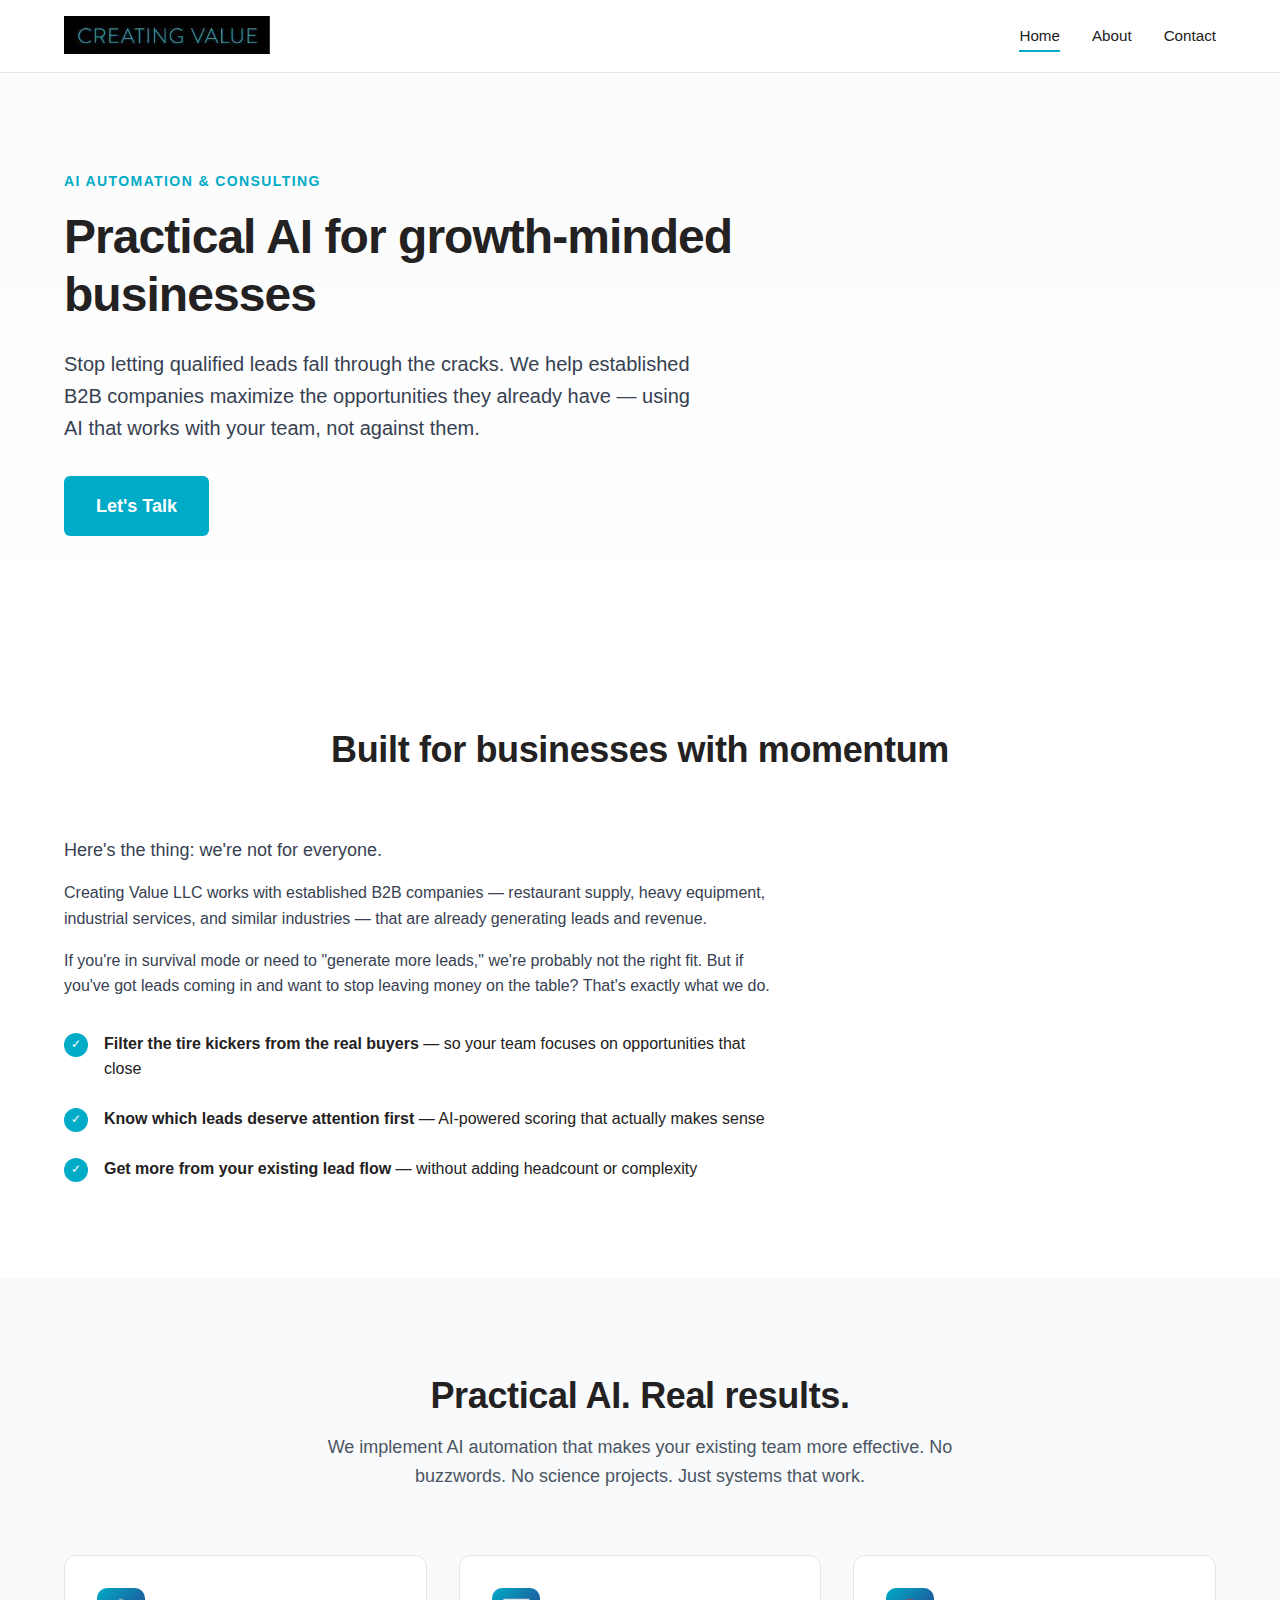
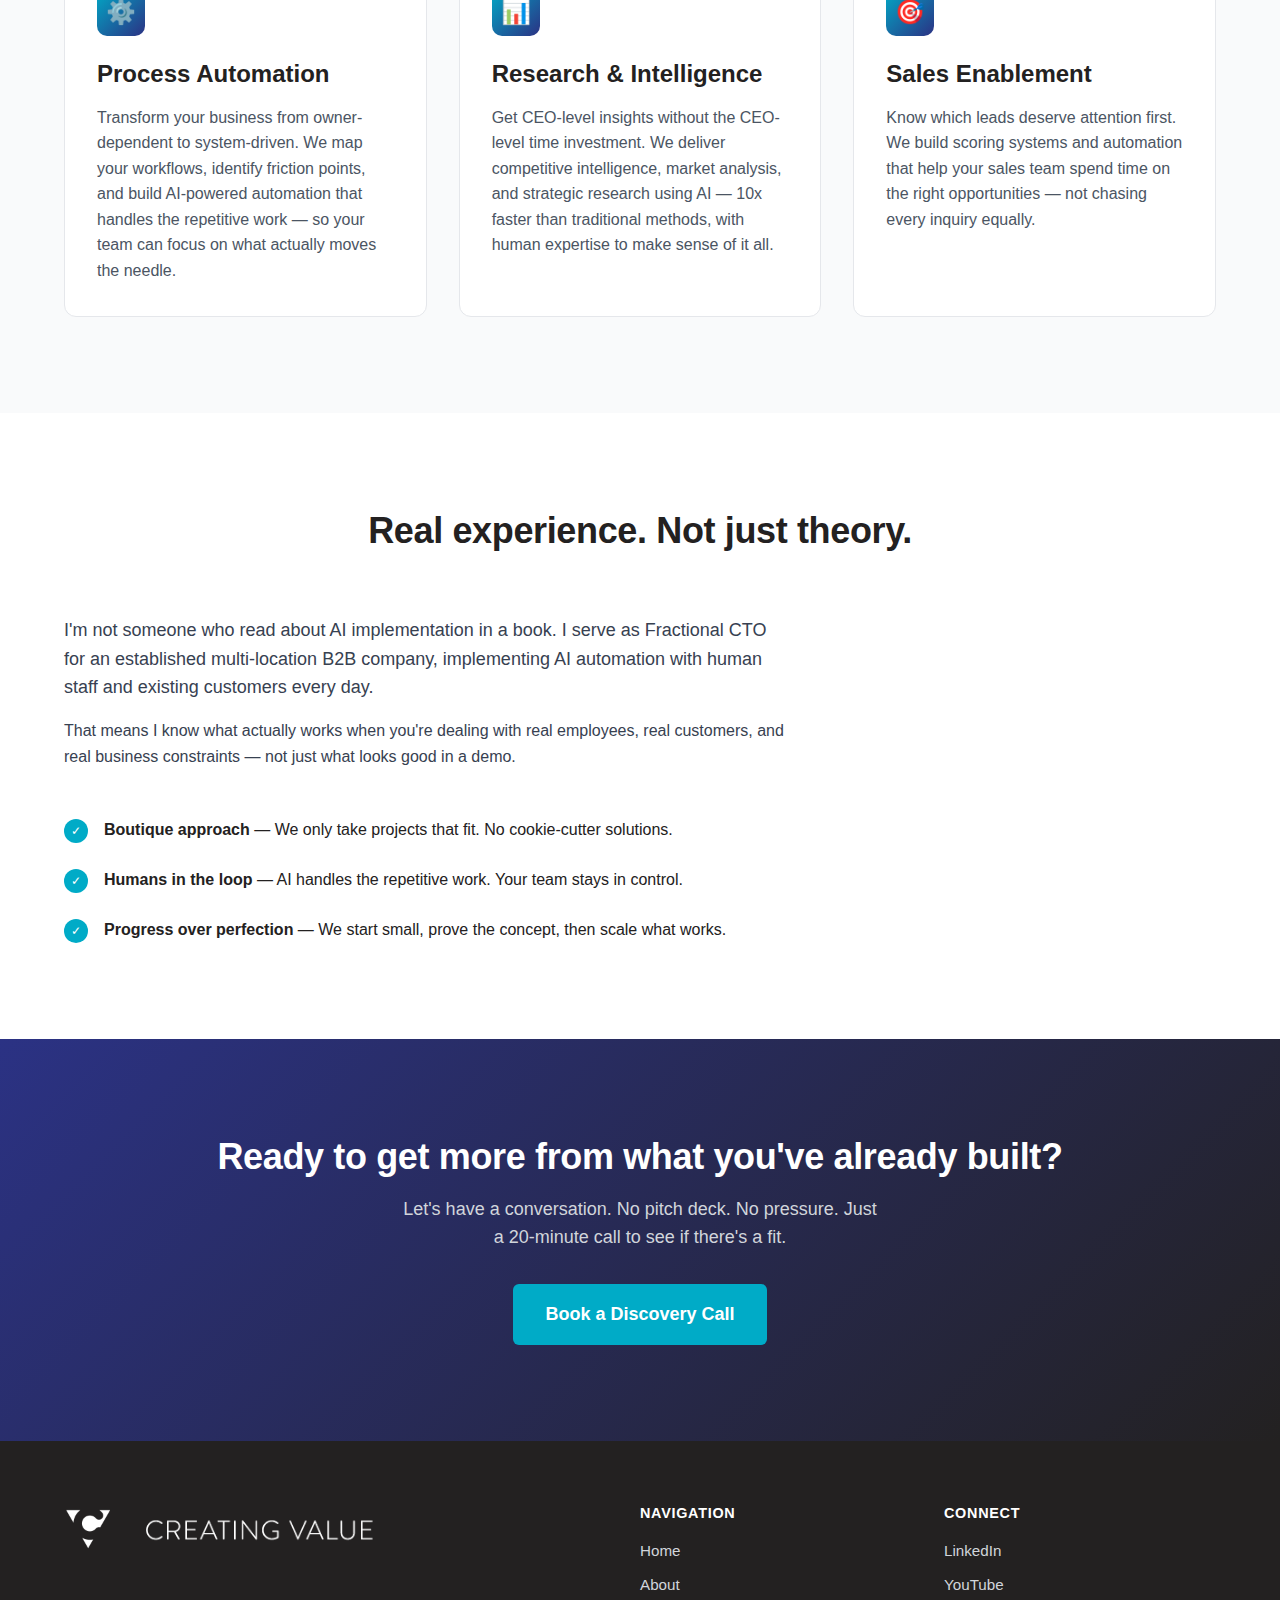
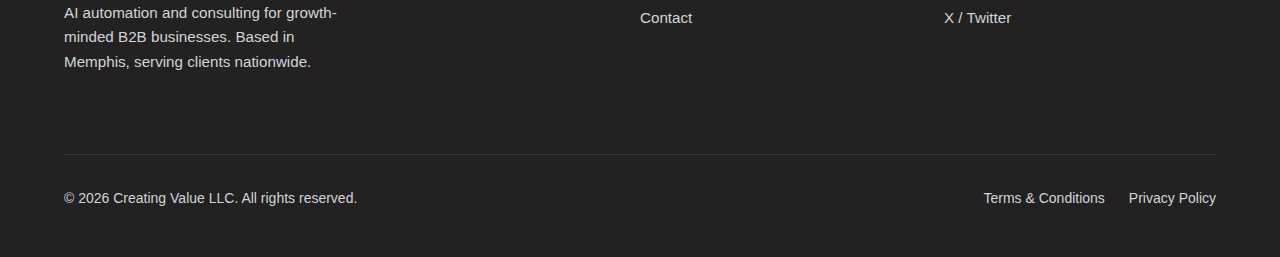
<file: index.html>
<!DOCTYPE html>
<html lang="en">
<head>
    <meta charset="UTF-8">
    <meta name="viewport" content="width=device-width, initial-scale=1.0">
    <title>Creating Value LLC | AI Automation & Consulting for Growth-Minded Businesses</title>
    <meta name="description" content="AI automation and consulting for established B2B businesses. We help you maximize your existing leads and transform operations with practical AI implementation.">
    
    <!-- Open Graph -->
    <meta property="og:title" content="Creating Value LLC | AI Automation & Consulting">
    <meta property="og:description" content="AI automation and consulting for growth-minded B2B businesses. Stop letting qualified leads fall through the cracks.">
    <meta property="og:image" content="https://creatingvaluellc.com/images/CVLOGO_bg.png">
    <meta property="og:url" content="https://creatingvaluellc.com">
    <meta property="og:type" content="website">
    
    <!-- Twitter Card -->
    <meta name="twitter:card" content="summary_large_image">
    <meta name="twitter:site" content="@createvaluenow">
    
    <!-- Favicon -->
    <link rel="icon" type="image/png" href="/images/CVMARK_bg.png">
    
    <!-- Stylesheet -->
    <link rel="stylesheet" href="/styles.css">
    
    <!-- Schema.org JSON-LD -->
    <script type="application/ld+json">
    {
        "@context": "https://schema.org",
        "@type": "Organization",
        "@id": "https://creatingvaluellc.com/#organization",
        "name": "Creating Value LLC",
        "url": "https://creatingvaluellc.com",
        "logo": "https://creatingvaluellc.com/images/CVLOGO_bg.png",
        "description": "AI automation and consulting for growth-minded B2B businesses",
        "founder": {
            "@type": "Person",
            "name": "Scott Finney"
        },
        "address": {
            "@type": "PostalAddress",
            "streetAddress": "13 S Prescott St, Unit 11013",
            "addressLocality": "Memphis",
            "addressRegion": "TN",
            "postalCode": "38111",
            "addressCountry": "US"
        },
        "sameAs": [
            "https://www.linkedin.com/in/scottfinney/",
            "https://www.linkedin.com/company/creatingvalue-llc/",
            "https://www.youtube.com/@CreatingValueLLCMemphis",
            "https://x.com/createvaluenow",
            "https://www.bbb.org/us/tn/memphis/profile/sales-lead-generation/creating-value-llc-0543-44183222/",
            "https://members.memphischamber.com/list/member/creating-value-llc-21365"
        ]
    }
    </script>
    <script type="application/ld+json">
    {
        "@context": "https://schema.org",
        "@type": "WebSite",
        "name": "Creating Value LLC",
        "url": "https://creatingvaluellc.com"
    }
    </script>
    <script type="application/ld+json">
    {
        "@context": "https://schema.org",
        "@type": "BreadcrumbList",
        "itemListElement": [{
            "@type": "ListItem",
            "position": 1,
            "name": "Home",
            "item": "https://creatingvaluellc.com"
        }]
    }
    </script>
</head>
<body>
    <!-- Header -->
    <header class="header" id="header">
        <div class="container">
            <div class="header__inner">
                <a href="/" class="header__logo">
                    <img src="/images/CV_logotype_bg.png" alt="Creating Value LLC">
                </a>
                
                <nav class="nav">
                    <ul class="nav__list">
                        <li><a href="/" class="nav__link nav__link--active">Home</a></li>
                        <li><a href="/about.html" class="nav__link">About</a></li>
                        <li><a href="/contact.html" class="nav__link">Contact</a></li>
                    </ul>
                </nav>
                
                <button class="menu-toggle" id="menu-toggle" aria-label="Toggle menu">
                    <span></span>
                    <span></span>
                    <span></span>
                </button>
            </div>
        </div>
    </header>
    
    <!-- Mobile Navigation -->
    <nav class="mobile-nav" id="mobile-nav">
        <ul class="mobile-nav__list">
            <li><a href="/" class="mobile-nav__link">Home</a></li>
            <li><a href="/about.html" class="mobile-nav__link">About</a></li>
            <li><a href="/contact.html" class="mobile-nav__link">Contact</a></li>
        </ul>
    </nav>

    <!-- Hero Section -->
    <section class="hero">
        <div class="container">
            <div class="hero__content">
                <span class="hero__eyebrow">AI Automation & Consulting</span>
                <h1 class="hero__title">Practical AI for growth-minded businesses</h1>
                <p class="hero__subtitle">Stop letting qualified leads fall through the cracks. We help established B2B companies maximize the opportunities they already have — using AI that works with your team, not against them.</p>
                <a href="/contact.html" class="btn btn--primary btn--large">Let's Talk</a>
            </div>
        </div>
    </section>

    <!-- Who We Help -->
    <section class="section">
        <div class="container">
            <div class="section__header">
                <h2>Built for businesses with momentum</h2>
            </div>
            <div class="container--narrow">
                <p style="font-size: 1.125rem; color: var(--gray-700);">Here's the thing: we're not for everyone.</p>
                <p style="color: var(--gray-700);">Creating Value LLC works with established B2B companies — restaurant supply, heavy equipment, industrial services, and similar industries — that are already generating leads and revenue.</p>
                <p style="color: var(--gray-700);">If you're in survival mode or need to "generate more leads," we're probably not the right fit. But if you've got leads coming in and want to stop leaving money on the table? That's exactly what we do.</p>
                
                <div class="features">
                    <div class="feature">
                        <div class="feature__icon">✓</div>
                        <p class="feature__text"><strong>Filter the tire kickers from the real buyers</strong> — so your team focuses on opportunities that close</p>
                    </div>
                    <div class="feature">
                        <div class="feature__icon">✓</div>
                        <p class="feature__text"><strong>Know which leads deserve attention first</strong> — AI-powered scoring that actually makes sense</p>
                    </div>
                    <div class="feature">
                        <div class="feature__icon">✓</div>
                        <p class="feature__text"><strong>Get more from your existing lead flow</strong> — without adding headcount or complexity</p>
                    </div>
                </div>
            </div>
        </div>
    </section>

    <!-- What We Do -->
    <section class="section section--gray">
        <div class="container">
            <div class="section__header">
                <h2>Practical AI. Real results.</h2>
                <p>We implement AI automation that makes your existing team more effective. No buzzwords. No science projects. Just systems that work.</p>
            </div>
            
            <div class="cards">
                <div class="card">
                    <div class="card__icon">⚙️</div>
                    <h3 class="card__title">Process Automation</h3>
                    <p class="card__text">Transform your business from owner-dependent to system-driven. We map your workflows, identify friction points, and build AI-powered automation that handles the repetitive work — so your team can focus on what actually moves the needle.</p>
                </div>
                
                <div class="card">
                    <div class="card__icon">📊</div>
                    <h3 class="card__title">Research & Intelligence</h3>
                    <p class="card__text">Get CEO-level insights without the CEO-level time investment. We deliver competitive intelligence, market analysis, and strategic research using AI — 10x faster than traditional methods, with human expertise to make sense of it all.</p>
                </div>
                
                <div class="card">
                    <div class="card__icon">🎯</div>
                    <h3 class="card__title">Sales Enablement</h3>
                    <p class="card__text">Know which leads deserve attention first. We build scoring systems and automation that help your sales team spend time on the right opportunities — not chasing every inquiry equally.</p>
                </div>
            </div>
        </div>
    </section>

    <!-- Why Work With Us -->
    <section class="section">
        <div class="container">
            <div class="section__header">
                <h2>Real experience. Not just theory.</h2>
            </div>
            <div class="container--narrow">
                <p style="font-size: 1.125rem; color: var(--gray-700);">I'm not someone who read about AI implementation in a book. I serve as Fractional CTO for an established multi-location B2B company, implementing AI automation with human staff and existing customers every day.</p>
                <p style="color: var(--gray-700);">That means I know what actually works when you're dealing with real employees, real customers, and real business constraints — not just what looks good in a demo.</p>
                
                <div class="features" style="margin-top: var(--space-xl);">
                    <div class="feature">
                        <div class="feature__icon">✓</div>
                        <p class="feature__text"><strong>Boutique approach</strong> — We only take projects that fit. No cookie-cutter solutions.</p>
                    </div>
                    <div class="feature">
                        <div class="feature__icon">✓</div>
                        <p class="feature__text"><strong>Humans in the loop</strong> — AI handles the repetitive work. Your team stays in control.</p>
                    </div>
                    <div class="feature">
                        <div class="feature__icon">✓</div>
                        <p class="feature__text"><strong>Progress over perfection</strong> — We start small, prove the concept, then scale what works.</p>
                    </div>
                </div>
            </div>
        </div>
    </section>

    <!-- CTA Section -->
    <section class="cta">
        <div class="container">
            <h2>Ready to get more from what you've already built?</h2>
            <p>Let's have a conversation. No pitch deck. No pressure. Just a 20-minute call to see if there's a fit.</p>
            <a href="/contact.html" class="btn btn--primary btn--large">Book a Discovery Call</a>
        </div>
    </section>

    <!-- Footer -->
    <footer class="footer">
        <div class="container">
            <div class="footer__grid">
                <div class="footer__brand">
                    <div class="footer__logo-group">
                        <img src="/images/CVMARK_white.png" alt="" class="footer__mark">
                        <img src="/images/CV_logotype_white.png" alt="Creating Value" class="footer__logotype">
                    </div>
                    <p>AI automation and consulting for growth-minded B2B businesses. Based in Memphis, serving clients nationwide.</p>
                </div>
                
                <div class="footer__nav">
                    <h4>Navigation</h4>
                    <ul>
                        <li><a href="/">Home</a></li>
                        <li><a href="/about.html">About</a></li>
                        <li><a href="/contact.html">Contact</a></li>
                    </ul>
                </div>
                
                <div class="footer__nav">
                    <h4>Connect</h4>
                    <ul>
                        <li><a href="https://www.linkedin.com/in/scottfinney/" target="_blank" rel="noopener">LinkedIn</a></li>
                        <li><a href="https://www.youtube.com/@CreatingValueLLCMemphis" target="_blank" rel="noopener">YouTube</a></li>
                        <li><a href="https://x.com/createvaluenow" target="_blank" rel="noopener">X / Twitter</a></li>
                    </ul>
                </div>
            </div>
            
            <div class="footer__bottom">
                <p>&copy; 2026 Creating Value LLC. All rights reserved.</p>
                <div class="footer__legal">
                    <a href="/terms.html">Terms & Conditions</a>
                    <a href="/privacy.html">Privacy Policy</a>
                </div>
            </div>
        </div>
    </footer>

    <!-- Mobile Menu Script -->
    <script>
        // Mobile menu toggle
        const menuToggle = document.getElementById('menu-toggle');
        const mobileNav = document.getElementById('mobile-nav');
        
        menuToggle.addEventListener('click', function() {
            this.classList.toggle('active');
            mobileNav.classList.toggle('active');
            document.body.style.overflow = mobileNav.classList.contains('active') ? 'hidden' : '';
        });
        
        // Header scroll effect
        const header = document.getElementById('header');
        window.addEventListener('scroll', function() {
            if (window.scrollY > 50) {
                header.classList.add('header--scrolled');
            } else {
                header.classList.remove('header--scrolled');
            }
        });
    </script>

    <!-- Google Analytics GA4 (zero perf impact) -->
    <script>
        function _ga4(){
            var m='G-9Y9MRT5LPJ',c=localStorage.getItem('_ga_cid');
            if(!c){c=Math.random().toString(36).substr(2)+Date.now().toString(36);localStorage.setItem('_ga_cid',c);}
            navigator.sendBeacon('https://www.google-analytics.com/g/collect?v=2&tid='+m+'&cid='+c+'&sid='+Date.now()+'&dl='+encodeURIComponent(location.href)+'&dt='+encodeURIComponent(document.title)+'&dr='+encodeURIComponent(document.referrer)+'&en=page_view');
        }
        if('requestIdleCallback' in window){requestIdleCallback(function(){setTimeout(_ga4,3000)});}
        else{window.addEventListener('load',function(){setTimeout(_ga4,5000)});}
    </script>

    <!-- Clicky Analytics (deferred) -->
    <script>
        window.addEventListener('load', function() {
            var s = document.createElement('script');
            s.src = '//static.getclicky.com/101462603.js';
            s.async = true;
            document.body.appendChild(s);
        });
    </script>
    <noscript><p><img alt="Clicky" width="1" height="1" src="//in.getclicky.com/101462603ns.gif" /></p></noscript>
</body>
</html>
</file>
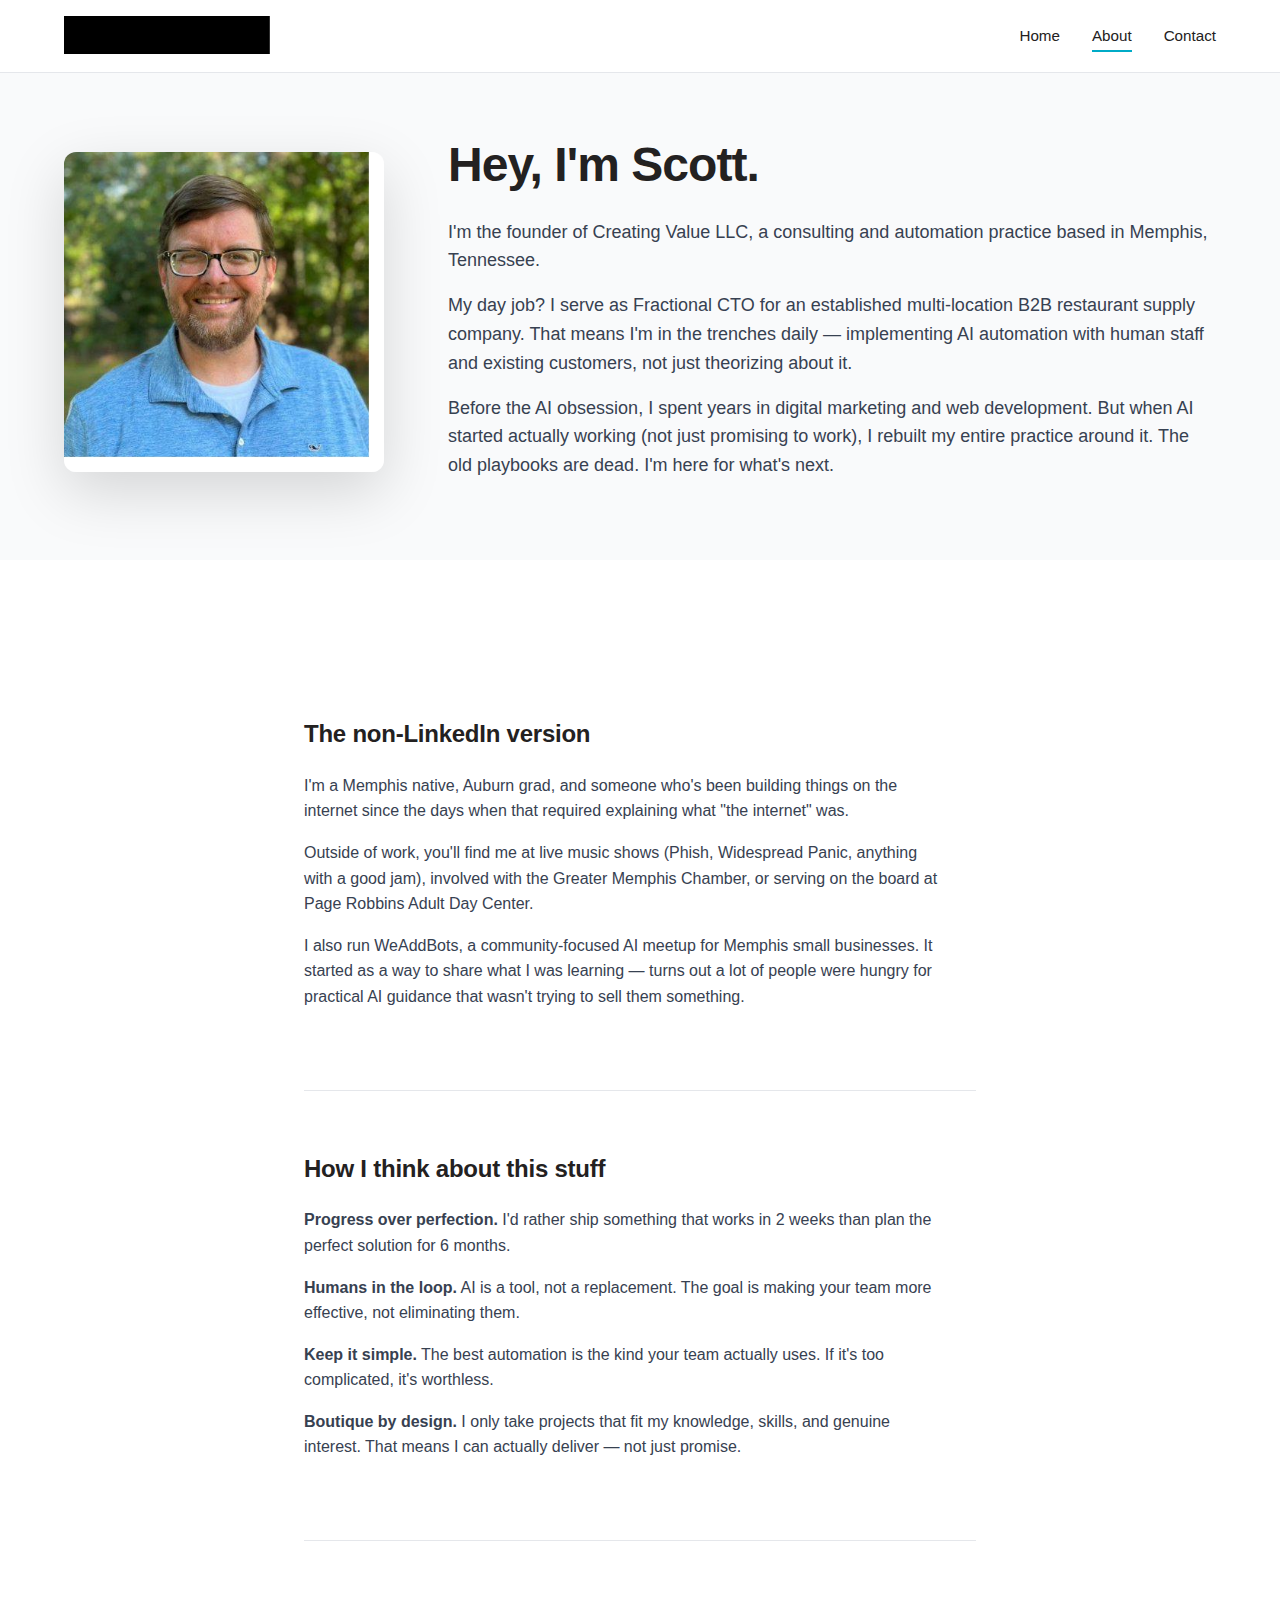
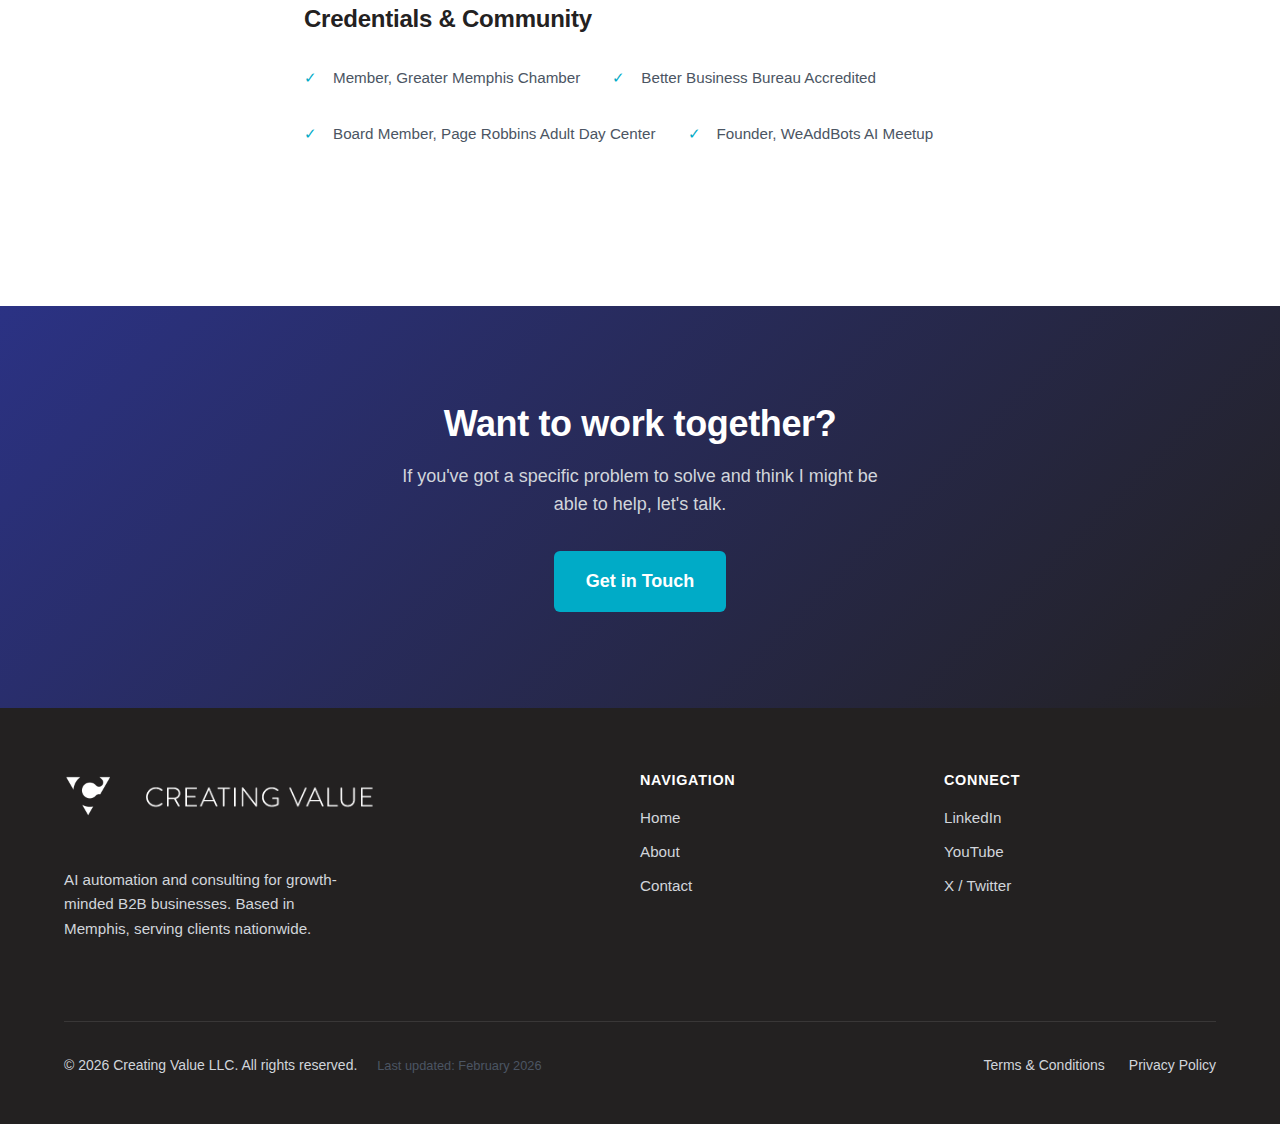
<file: about.html>
<!DOCTYPE html>
<html lang="en">
<head>
    <meta charset="UTF-8">
    <meta name="viewport" content="width=device-width, initial-scale=1.0">
    <title>About Scott Finney | Creating Value LLC</title>
    <meta name="description" content="Scott Finney is the founder of Creating Value LLC, serving as Fractional CTO for a multi-location B2B company. Hands-on AI automation experience with real teams and customers.">
    
    <!-- Open Graph -->
    <meta property="og:title" content="About Scott Finney | Creating Value LLC">
    <meta property="og:description" content="Fractional CTO with hands-on daily experience implementing AI automation in B2B operations.">
    <meta property="og:image" content="https://creatingvaluellc.com/images/CVLOGO_bg.png">
    <meta property="og:url" content="https://creatingvaluellc.com/about">
    <meta property="og:type" content="website">
    
    <!-- Twitter Card -->
    <meta name="twitter:card" content="summary_large_image">
    <meta name="twitter:site" content="@createvaluenow">
    
    <!-- Favicon -->
    <link rel="icon" type="image/png" href="/images/CVMARK_black.png">
    
    <!-- Stylesheet -->
    <link rel="stylesheet" href="/styles.css">
    
    <!-- Schema.org JSON-LD -->
    <script type="application/ld+json">
    {
        "@context": "https://schema.org",
        "@type": "Person",
        "@id": "https://creatingvaluellc.com/about#scott-finney",
        "name": "Scott Finney",
        "jobTitle": "Founder & Consultant",
        "worksFor": {
            "@type": "Organization",
            "name": "Creating Value LLC",
            "@id": "https://creatingvaluellc.com/#organization"
        },
        "description": "AI automation consultant and Fractional CTO with hands-on experience implementing AI in B2B operations",
        "address": {
            "@type": "PostalAddress",
            "addressLocality": "Memphis",
            "addressRegion": "TN",
            "addressCountry": "US"
        },
        "alumniOf": {
            "@type": "CollegeOrUniversity",
            "name": "Auburn University"
        },
        "sameAs": [
            "https://www.linkedin.com/in/scottfinney/",
            "https://x.com/createvaluenow"
        ]
    }
    </script>
    <script type="application/ld+json">
    {
        "@context": "https://schema.org",
        "@type": "BreadcrumbList",
        "itemListElement": [
            {
                "@type": "ListItem",
                "position": 1,
                "name": "Home",
                "item": "https://creatingvaluellc.com"
            },
            {
                "@type": "ListItem",
                "position": 2,
                "name": "About",
                "item": "https://creatingvaluellc.com/about"
            }
        ]
    }
    </script>
    <script type="application/ld+json">
    {
        "@context": "https://schema.org",
        "@type": "WebPage",
        "name": "About Scott Finney - Creating Value LLC",
        "speakable": {
            "@type": "SpeakableSpecification",
            "cssSelector": [".about-hero__text"]
        },
        "lastReviewed": "2026-02-16"
    }
    </script>
</head>
<body>
    <!-- Header -->
    <header class="header" id="header">
        <div class="container">
            <div class="header__inner">
                <a href="/" class="header__logo">
                    <img src="/images/CV_logotype_black.png" alt="Creating Value LLC">
                </a>
                
                <nav class="nav">
                    <ul class="nav__list">
                        <li><a href="/" class="nav__link">Home</a></li>
                        <li><a href="/about.html" class="nav__link nav__link--active">About</a></li>
                        <li><a href="/contact.html" class="nav__link">Contact</a></li>
                    </ul>
                </nav>
                
                <button class="menu-toggle" id="menu-toggle" aria-label="Toggle menu">
                    <span></span>
                    <span></span>
                    <span></span>
                </button>
            </div>
        </div>
    </header>
    
    <!-- Mobile Navigation -->
    <nav class="mobile-nav" id="mobile-nav">
        <ul class="mobile-nav__list">
            <li><a href="/" class="mobile-nav__link">Home</a></li>
            <li><a href="/about.html" class="mobile-nav__link">About</a></li>
            <li><a href="/contact.html" class="mobile-nav__link">Contact</a></li>
        </ul>
    </nav>

    <!-- About Hero -->
    <section class="about-hero">
        <div class="container">
            <div class="about-hero__grid">
                <div>
                    <!-- Placeholder for headshot - replace src with actual image -->
                    <img src="/images/scott-finney.jpg" alt="Scott Finney" class="about-hero__image" onerror="this.style.background='linear-gradient(135deg, var(--teal) 0%, var(--navy) 100%)'; this.style.display='flex'; this.alt='SF';">
                </div>
                <div>
                    <h1 class="about-hero__title">Hey, I'm Scott.</h1>
                    <p class="about-hero__text">I'm the founder of Creating Value LLC, a consulting and automation practice based in Memphis, Tennessee.</p>
                    <p class="about-hero__text">My day job? I serve as Fractional CTO for an established multi-location B2B restaurant supply company. That means I'm in the trenches daily — implementing AI automation with human staff and existing customers, not just theorizing about it.</p>
                    <p class="about-hero__text">Before the AI obsession, I spent years in digital marketing and web development. But when AI started actually working (not just promising to work), I rebuilt my entire practice around it. The old playbooks are dead. I'm here for what's next.</p>
                </div>
            </div>
        </div>
    </section>

    <!-- The Real Story -->
    <section class="section">
        <div class="container container--narrow">
            <div class="about-section">
                <h2>The non-LinkedIn version</h2>
                <p>I'm a Memphis native, Auburn grad, and someone who's been building things on the internet since the days when that required explaining what "the internet" was.</p>
                <p>Outside of work, you'll find me at live music shows (Phish, Widespread Panic, anything with a good jam), involved with the Greater Memphis Chamber, or serving on the board at Page Robbins Adult Day Center.</p>
                <p>I also run WeAddBots, a community-focused AI meetup for Memphis small businesses. It started as a way to share what I was learning — turns out a lot of people were hungry for practical AI guidance that wasn't trying to sell them something.</p>
            </div>
            
            <div class="about-section">
                <h2>How I think about this stuff</h2>
                <p><strong>Progress over perfection.</strong> I'd rather ship something that works in 2 weeks than plan the perfect solution for 6 months.</p>
                <p><strong>Humans in the loop.</strong> AI is a tool, not a replacement. The goal is making your team more effective, not eliminating them.</p>
                <p><strong>Keep it simple.</strong> The best automation is the kind your team actually uses. If it's too complicated, it's worthless.</p>
                <p><strong>Boutique by design.</strong> I only take projects that fit my knowledge, skills, and genuine interest. That means I can actually deliver — not just promise.</p>
            </div>
            
            <div class="about-section">
                <h2>Credentials & Community</h2>
                <div class="credentials">
                    <div class="credential">
                        <span class="credential__icon">✓</span>
                        <span>Member, Greater Memphis Chamber</span>
                    </div>
                    <div class="credential">
                        <span class="credential__icon">✓</span>
                        <span>Better Business Bureau Accredited</span>
                    </div>
                    <div class="credential">
                        <span class="credential__icon">✓</span>
                        <span>Board Member, Page Robbins Adult Day Center</span>
                    </div>
                    <div class="credential">
                        <span class="credential__icon">✓</span>
                        <span>Founder, WeAddBots AI Meetup</span>
                    </div>
                </div>
            </div>
        </div>
    </section>

    <!-- CTA Section -->
    <section class="cta">
        <div class="container">
            <h2>Want to work together?</h2>
            <p>If you've got a specific problem to solve and think I might be able to help, let's talk.</p>
            <a href="/contact.html" class="btn btn--primary btn--large">Get in Touch</a>
        </div>
    </section>

    <!-- Footer -->
    <footer class="footer">
        <div class="container">
            <div class="footer__grid">
                <div class="footer__brand">
                    <div class="footer__logo-group">
                        <img src="/images/CVMARK_white.png" alt="" class="footer__mark">
                        <img src="/images/CV_logotype_white.png" alt="Creating Value" class="footer__logotype">
                    </div>
                    <p>AI automation and consulting for growth-minded B2B businesses. Based in Memphis, serving clients nationwide.</p>
                </div>
                
                <div class="footer__nav">
                    <h4>Navigation</h4>
                    <ul>
                        <li><a href="/">Home</a></li>
                        <li><a href="/about.html">About</a></li>
                        <li><a href="/contact.html">Contact</a></li>
                    </ul>
                </div>
                
                <div class="footer__nav">
                    <h4>Connect</h4>
                    <ul>
                        <li><a href="https://www.linkedin.com/in/scottfinney/" target="_blank" rel="noopener">LinkedIn</a></li>
                        <li><a href="https://www.youtube.com/@CreatingValueLLCMemphis" target="_blank" rel="noopener">YouTube</a></li>
                        <li><a href="https://x.com/createvaluenow" target="_blank" rel="noopener">X / Twitter</a></li>
                    </ul>
                </div>
            </div>
            
            <div class="footer__bottom">
                <p>&copy; 2026 Creating Value LLC. All rights reserved. <span class="footer__updated">Last updated: February 2026</span></p>
                <div class="footer__legal">
                    <a href="/terms.html">Terms & Conditions</a>
                    <a href="/privacy.html">Privacy Policy</a>
                </div>
            </div>
        </div>
    </footer>

    <!-- Mobile Menu Script -->
    <script>
        const menuToggle = document.getElementById('menu-toggle');
        const mobileNav = document.getElementById('mobile-nav');
        
        menuToggle.addEventListener('click', function() {
            this.classList.toggle('active');
            mobileNav.classList.toggle('active');
            document.body.style.overflow = mobileNav.classList.contains('active') ? 'hidden' : '';
        });
        
        const header = document.getElementById('header');
        window.addEventListener('scroll', function() {
            if (window.scrollY > 50) {
                header.classList.add('header--scrolled');
            } else {
                header.classList.remove('header--scrolled');
            }
        });
    </script>

    <!-- Google Analytics GA4 (zero perf impact) -->
    <script>
        function _ga4(){
            var m='G-9Y9MRT5LPJ',c=localStorage.getItem('_ga_cid');
            if(!c){c=Math.random().toString(36).substr(2)+Date.now().toString(36);localStorage.setItem('_ga_cid',c);}
            navigator.sendBeacon('https://www.google-analytics.com/g/collect?v=2&tid='+m+'&cid='+c+'&sid='+Date.now()+'&dl='+encodeURIComponent(location.href)+'&dt='+encodeURIComponent(document.title)+'&dr='+encodeURIComponent(document.referrer)+'&en=page_view');
        }
        if('requestIdleCallback' in window){requestIdleCallback(function(){setTimeout(_ga4,3000)});}
        else{window.addEventListener('load',function(){setTimeout(_ga4,5000)});}
    </script>

    <!-- Clicky Analytics (deferred) -->
    <script>
        window.addEventListener('load', function() {
            var s = document.createElement('script');
            s.src = '//static.getclicky.com/101462603.js';
            s.async = true;
            document.body.appendChild(s);
        });
    </script>
    <noscript><p><img alt="Clicky" width="1" height="1" src="//in.getclicky.com/101462603ns.gif" /></p></noscript>
</body>
</html>
</file>
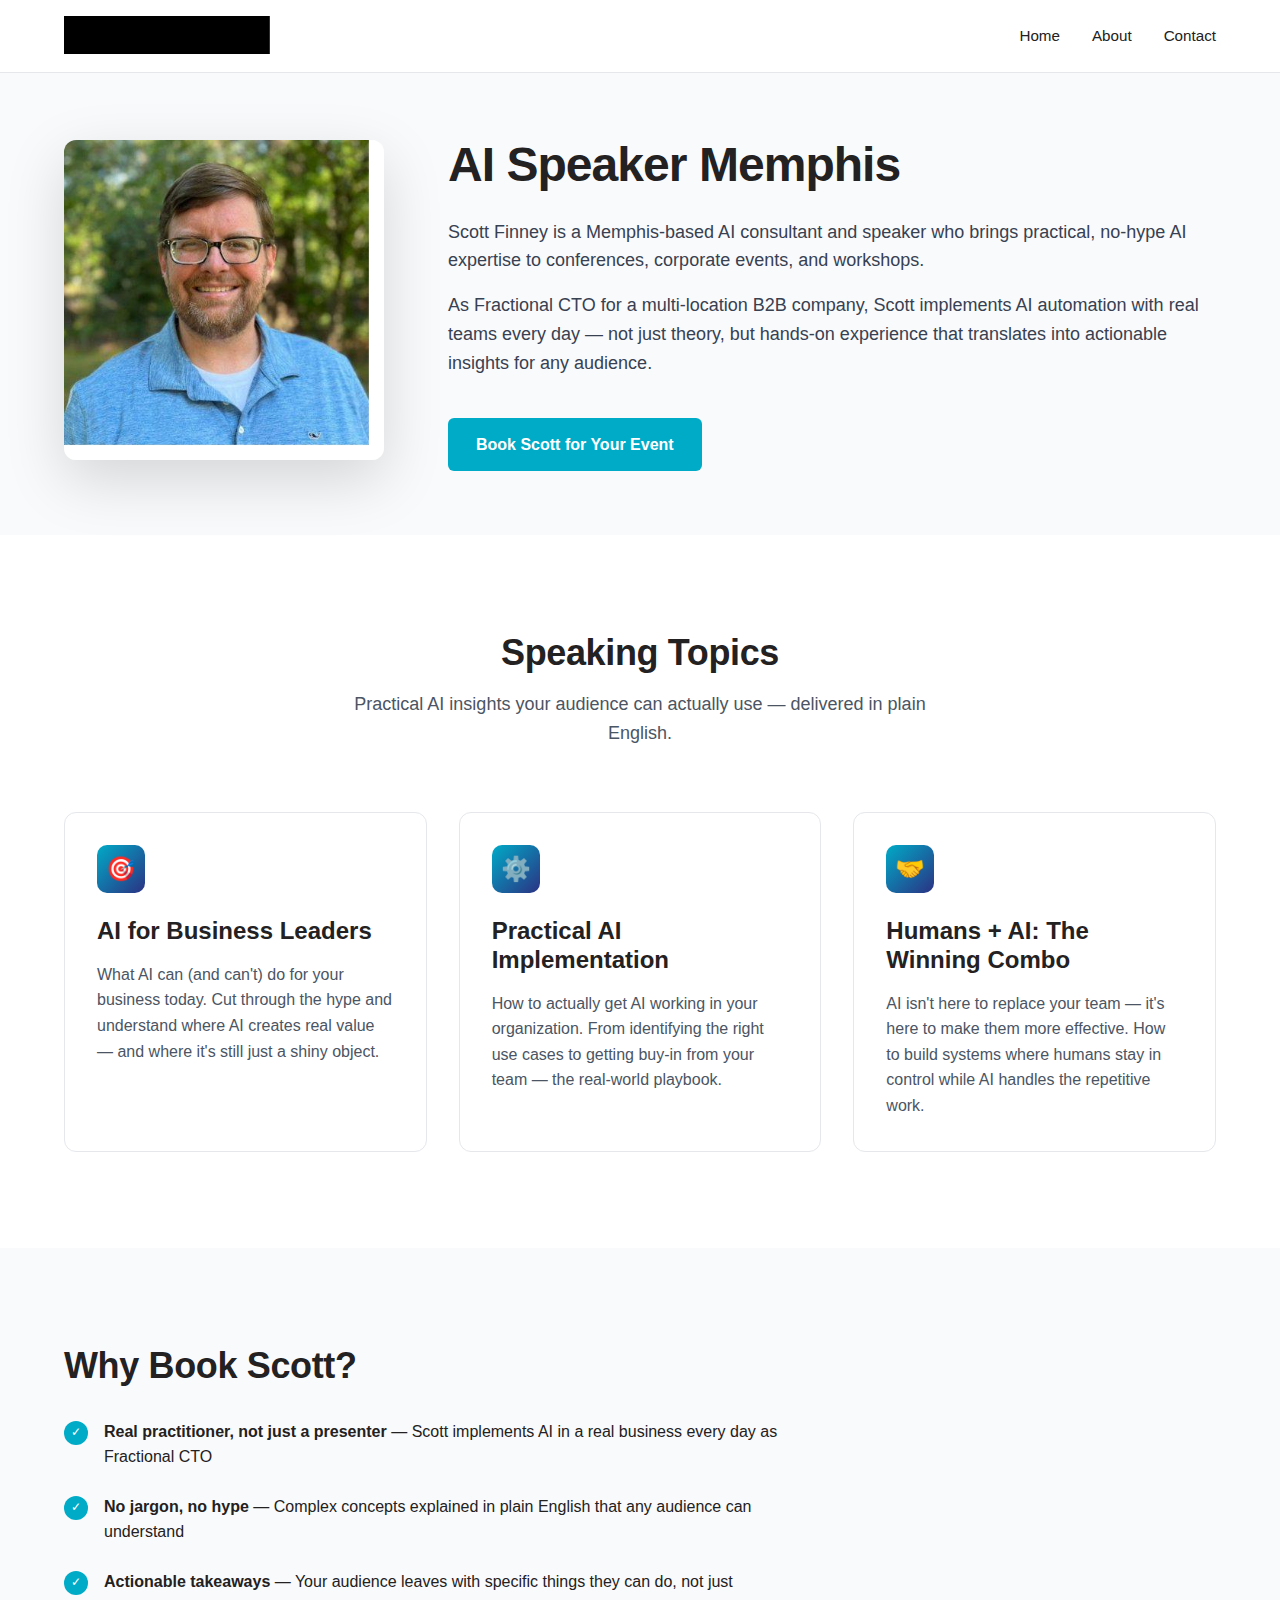
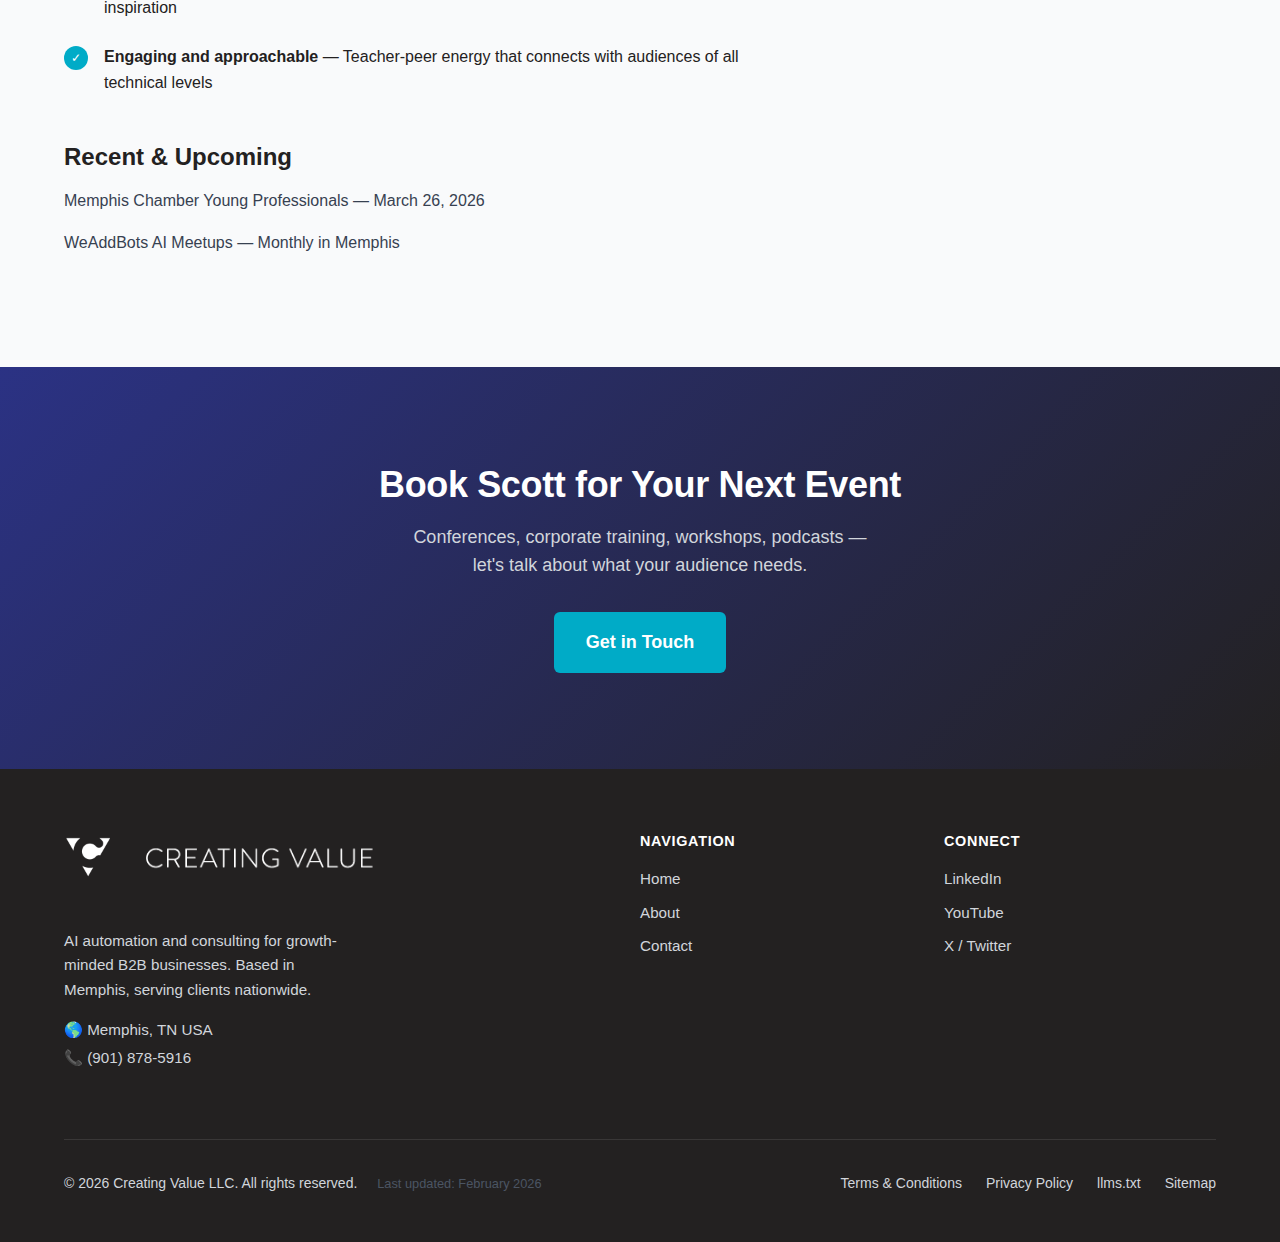
<file: ai-speaker-memphis.html>
<!DOCTYPE html>
<html lang="en">
<head>
    <meta charset="UTF-8">
    <meta name="viewport" content="width=device-width, initial-scale=1.0">
    <link rel="canonical" href="https://www.creatingvaluellc.com/ai-speaker-memphis">
    <title>AI Speaker Memphis | Scott Finney - Creating Value LLC</title>
    <meta name="description" content="Scott Finney is a Memphis-based AI speaker and consultant. Book Scott for your next event, workshop, or corporate training on practical AI implementation for business.">
    
    <!-- Open Graph -->
    <meta property="og:title" content="AI Speaker Memphis | Scott Finney">
    <meta property="og:description" content="Memphis-based AI speaker and consultant. Practical AI implementation for business — no hype, just results.">
    <meta property="og:image" content="https://www.creatingvaluellc.com/images/og-image.png">
    <meta property="og:image:width" content="1200">
    <meta property="og:image:height" content="630">
    <meta property="og:url" content="https://www.creatingvaluellc.com/ai-speaker-memphis">
    <meta property="og:type" content="website">
    
    <!-- Twitter Card -->
    <meta name="twitter:card" content="summary_large_image">
    <meta name="twitter:site" content="@createvaluenow">
    
    <!-- Favicon -->
    <link rel="icon" type="image/png" href="/images/CVMARK_black.png">
    
    <!-- Stylesheet -->
    <link rel="stylesheet" href="/styles.css">
    
    <!-- Schema.org JSON-LD -->
    <script type="application/ld+json">
    {
        "@context": "https://schema.org",
        "@type": "Person",
        "name": "Scott Finney",
        "jobTitle": "AI Speaker & Consultant",
        "description": "Memphis-based AI speaker specializing in practical AI implementation for B2B businesses",
        "url": "https://www.creatingvaluellc.com/ai-speaker-memphis",
        "image": "https://www.creatingvaluellc.com/images/scott-finney.jpg",
        "worksFor": {
            "@type": "Organization",
            "name": "Creating Value LLC",
            "@id": "https://www.creatingvaluellc.com/#organization"
        },
        "address": {
            "@type": "PostalAddress",
            "addressLocality": "Memphis",
            "addressRegion": "TN",
            "addressCountry": "US"
        },
        "knowsAbout": ["Artificial Intelligence", "AI Automation", "Business Process Automation", "AI Strategy", "Lead Scoring", "B2B Sales Enablement"],
        "sameAs": [
            "https://www.linkedin.com/in/scottfinney/",
            "https://x.com/createvaluenow"
        ]
    }
    </script>
    <script type="application/ld+json">
    {
        "@context": "https://schema.org",
        "@type": "BreadcrumbList",
        "itemListElement": [
            {
                "@type": "ListItem",
                "position": 1,
                "name": "Home",
                "item": "https://www.creatingvaluellc.com"
            },
            {
                "@type": "ListItem",
                "position": 2,
                "name": "AI Speaker Memphis",
                "item": "https://www.creatingvaluellc.com/ai-speaker-memphis"
            }
        ]
    }
    </script>
</head>
<body>
    <!-- Header -->
    <header class="header" id="header">
        <div class="container">
            <div class="header__inner">
                <a href="/" class="header__logo">
                    <img src="/images/CV_logotype_black.png" alt="Creating Value LLC">
                </a>
                
                <nav class="nav">
                    <ul class="nav__list">
                        <li><a href="/" class="nav__link">Home</a></li>
                        <li><a href="/about" class="nav__link">About</a></li>
                        <li><a href="/contact" class="nav__link">Contact</a></li>
                    </ul>
                </nav>
                
                <button class="menu-toggle" id="menu-toggle" aria-label="Toggle menu">
                    <span></span>
                    <span></span>
                    <span></span>
                </button>
            </div>
        </div>
    </header>
    
    <!-- Mobile Navigation -->
    <nav class="mobile-nav" id="mobile-nav">
        <ul class="mobile-nav__list">
            <li><a href="/" class="mobile-nav__link">Home</a></li>
            <li><a href="/about" class="mobile-nav__link">About</a></li>
            <li><a href="/contact" class="mobile-nav__link">Contact</a></li>
        </ul>
    </nav>

    <!-- Hero Section -->
    <section class="about-hero">
        <div class="container">
            <div class="about-hero__grid">
                <div>
                    <img src="/images/scott-finney.jpg" alt="Scott Finney - AI Speaker Memphis" class="about-hero__image">
                </div>
                <div>
                    <h1 class="about-hero__title">AI Speaker Memphis</h1>
                    <p class="about-hero__text">Scott Finney is a Memphis-based AI consultant and speaker who brings practical, no-hype AI expertise to conferences, corporate events, and workshops.</p>
                    <p class="about-hero__text">As Fractional CTO for a multi-location B2B company, Scott implements AI automation with real teams every day — not just theory, but hands-on experience that translates into actionable insights for any audience.</p>
                    <a href="/contact" class="btn btn--primary" style="margin-top: var(--space-md);">Book Scott for Your Event</a>
                </div>
            </div>
        </div>
    </section>

    <!-- Speaking Topics -->
    <section class="section">
        <div class="container">
            <div class="section__header">
                <h2>Speaking Topics</h2>
                <p>Practical AI insights your audience can actually use — delivered in plain English.</p>
            </div>
            
            <div class="cards">
                <div class="card">
                    <div class="card__icon">🎯</div>
                    <h3 class="card__title">AI for Business Leaders</h3>
                    <p class="card__text">What AI can (and can't) do for your business today. Cut through the hype and understand where AI creates real value — and where it's still just a shiny object.</p>
                </div>
                
                <div class="card">
                    <div class="card__icon">⚙️</div>
                    <h3 class="card__title">Practical AI Implementation</h3>
                    <p class="card__text">How to actually get AI working in your organization. From identifying the right use cases to getting buy-in from your team — the real-world playbook.</p>
                </div>
                
                <div class="card">
                    <div class="card__icon">🤝</div>
                    <h3 class="card__title">Humans + AI: The Winning Combo</h3>
                    <p class="card__text">AI isn't here to replace your team — it's here to make them more effective. How to build systems where humans stay in control while AI handles the repetitive work.</p>
                </div>
            </div>
        </div>
    </section>

    <!-- Why Scott -->
    <section class="section section--gray">
        <div class="container">
            <div class="container--narrow">
                <h2 style="margin-bottom: var(--space-lg);">Why Book Scott?</h2>
                
                <div class="features">
                    <div class="feature">
                        <div class="feature__icon">✓</div>
                        <p class="feature__text"><strong>Real practitioner, not just a presenter</strong> — Scott implements AI in a real business every day as Fractional CTO</p>
                    </div>
                    <div class="feature">
                        <div class="feature__icon">✓</div>
                        <p class="feature__text"><strong>No jargon, no hype</strong> — Complex concepts explained in plain English that any audience can understand</p>
                    </div>
                    <div class="feature">
                        <div class="feature__icon">✓</div>
                        <p class="feature__text"><strong>Actionable takeaways</strong> — Your audience leaves with specific things they can do, not just inspiration</p>
                    </div>
                    <div class="feature">
                        <div class="feature__icon">✓</div>
                        <p class="feature__text"><strong>Engaging and approachable</strong> — Teacher-peer energy that connects with audiences of all technical levels</p>
                    </div>
                </div>
                
                <div style="margin-top: var(--space-xl);">
                    <h3 style="margin-bottom: var(--space-sm);">Recent & Upcoming</h3>
                    <p style="color: var(--gray-700);">Memphis Chamber Young Professionals — March 26, 2026</p>
                    <p style="color: var(--gray-700);">WeAddBots AI Meetups — Monthly in Memphis</p>
                </div>
            </div>
        </div>
    </section>

    <!-- CTA Section -->
    <section class="cta">
        <div class="container">
            <h2>Book Scott for Your Next Event</h2>
            <p>Conferences, corporate training, workshops, podcasts — let's talk about what your audience needs.</p>
            <a href="/contact" class="btn btn--primary btn--large">Get in Touch</a>
        </div>
    </section>

    <!-- Footer -->
    <footer class="footer">
        <div class="container">
            <div class="footer__grid">
                <div class="footer__brand">
                    <div class="footer__logo-group">
                        <img src="/images/CVMARK_white.png" alt="" class="footer__mark">
                        <img src="/images/CV_logotype_white.png" alt="Creating Value" class="footer__logotype">
                    </div>
                    <p>AI automation and consulting for growth-minded B2B businesses. Based in Memphis, serving clients nationwide.</p>
                    <p class="footer__contact">🌎 Memphis, TN USA</p>
                    <p class="footer__contact">📞 <a href="tel:+19018785916">(901) 878-5916</a></p>
                </div>
                
                <div class="footer__nav">
                    <h4>Navigation</h4>
                    <ul>
                        <li><a href="/">Home</a></li>
                        <li><a href="/about">About</a></li>
                        <li><a href="/contact">Contact</a></li>
                    </ul>
                </div>
                
                <div class="footer__nav">
                    <h4>Connect</h4>
                    <ul>
                        <li><a href="https://www.linkedin.com/in/scottfinney/" target="_blank" rel="noopener">LinkedIn</a></li>
                        <li><a href="https://www.youtube.com/@CreatingValueLLCMemphis" target="_blank" rel="noopener">YouTube</a></li>
                        <li><a href="https://x.com/createvaluenow" target="_blank" rel="noopener">X / Twitter</a></li>
                    </ul>
                </div>
            </div>
            
            <div class="footer__bottom">
                <p>&copy; 2026 Creating Value LLC. All rights reserved. <span class="footer__updated">Last updated: February 2026</span></p>
                <div class="footer__legal">
                    <a href="/terms">Terms & Conditions</a>
                    <a href="/privacy">Privacy Policy</a>
                    <a href="/llms.txt">llms.txt</a>
                    <a href="/sitemap.xml">Sitemap</a>
                </div>
            </div>
        </div>
    </footer>

    <!-- Mobile Menu Script -->
    <script>
        const menuToggle = document.getElementById('menu-toggle');
        const mobileNav = document.getElementById('mobile-nav');
        
        menuToggle.addEventListener('click', function() {
            this.classList.toggle('active');
            mobileNav.classList.toggle('active');
            document.body.style.overflow = mobileNav.classList.contains('active') ? 'hidden' : '';
        });
        
        const header = document.getElementById('header');
        window.addEventListener('scroll', function() {
            if (window.scrollY > 50) {
                header.classList.add('header--scrolled');
            } else {
                header.classList.remove('header--scrolled');
            }
        });
    </script>

    <!-- Google Analytics GA4 (zero perf impact) -->
    <script>
        function _ga4(){
            var m='G-9Y9MRT5LPJ',c=localStorage.getItem('_ga_cid');
            if(!c){c=Math.random().toString(36).substr(2)+Date.now().toString(36);localStorage.setItem('_ga_cid',c);}
            navigator.sendBeacon('https://www.google-analytics.com/g/collect?v=2&tid='+m+'&cid='+c+'&sid='+Date.now()+'&dl='+encodeURIComponent(location.href)+'&dt='+encodeURIComponent(document.title)+'&dr='+encodeURIComponent(document.referrer)+'&en=page_view');
        }
        if('requestIdleCallback' in window){requestIdleCallback(function(){setTimeout(_ga4,3000)});}
        else{window.addEventListener('load',function(){setTimeout(_ga4,5000)});}
    </script>

    <!-- Clicky Analytics (deferred) -->
    <script>
        window.addEventListener('load', function() {
            var s = document.createElement('script');
            s.src = '//static.getclicky.com/101462603.js';
            s.async = true;
            document.body.appendChild(s);
        });
    </script>
    <noscript><p><img alt="Clicky" width="1" height="1" src="//in.getclicky.com/101462603ns.gif" /></p></noscript>
</body>
</html>
</file>
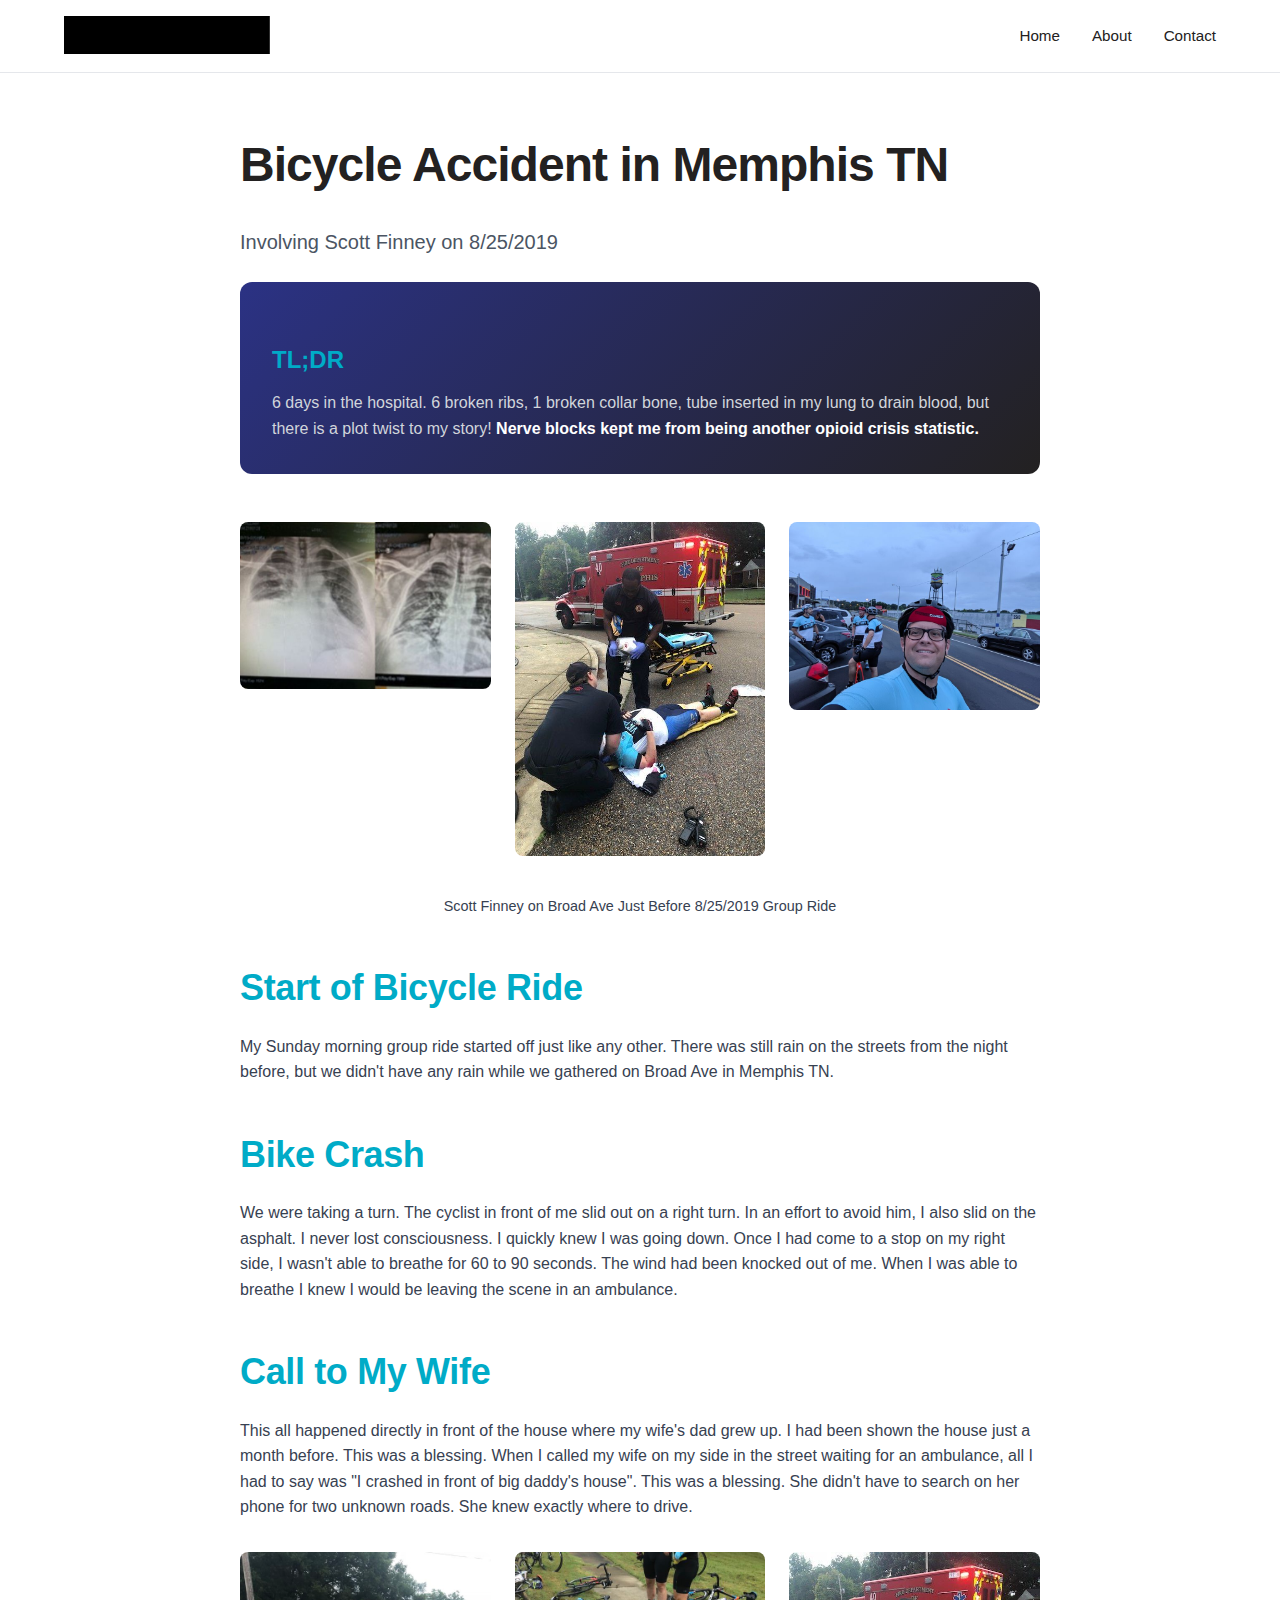
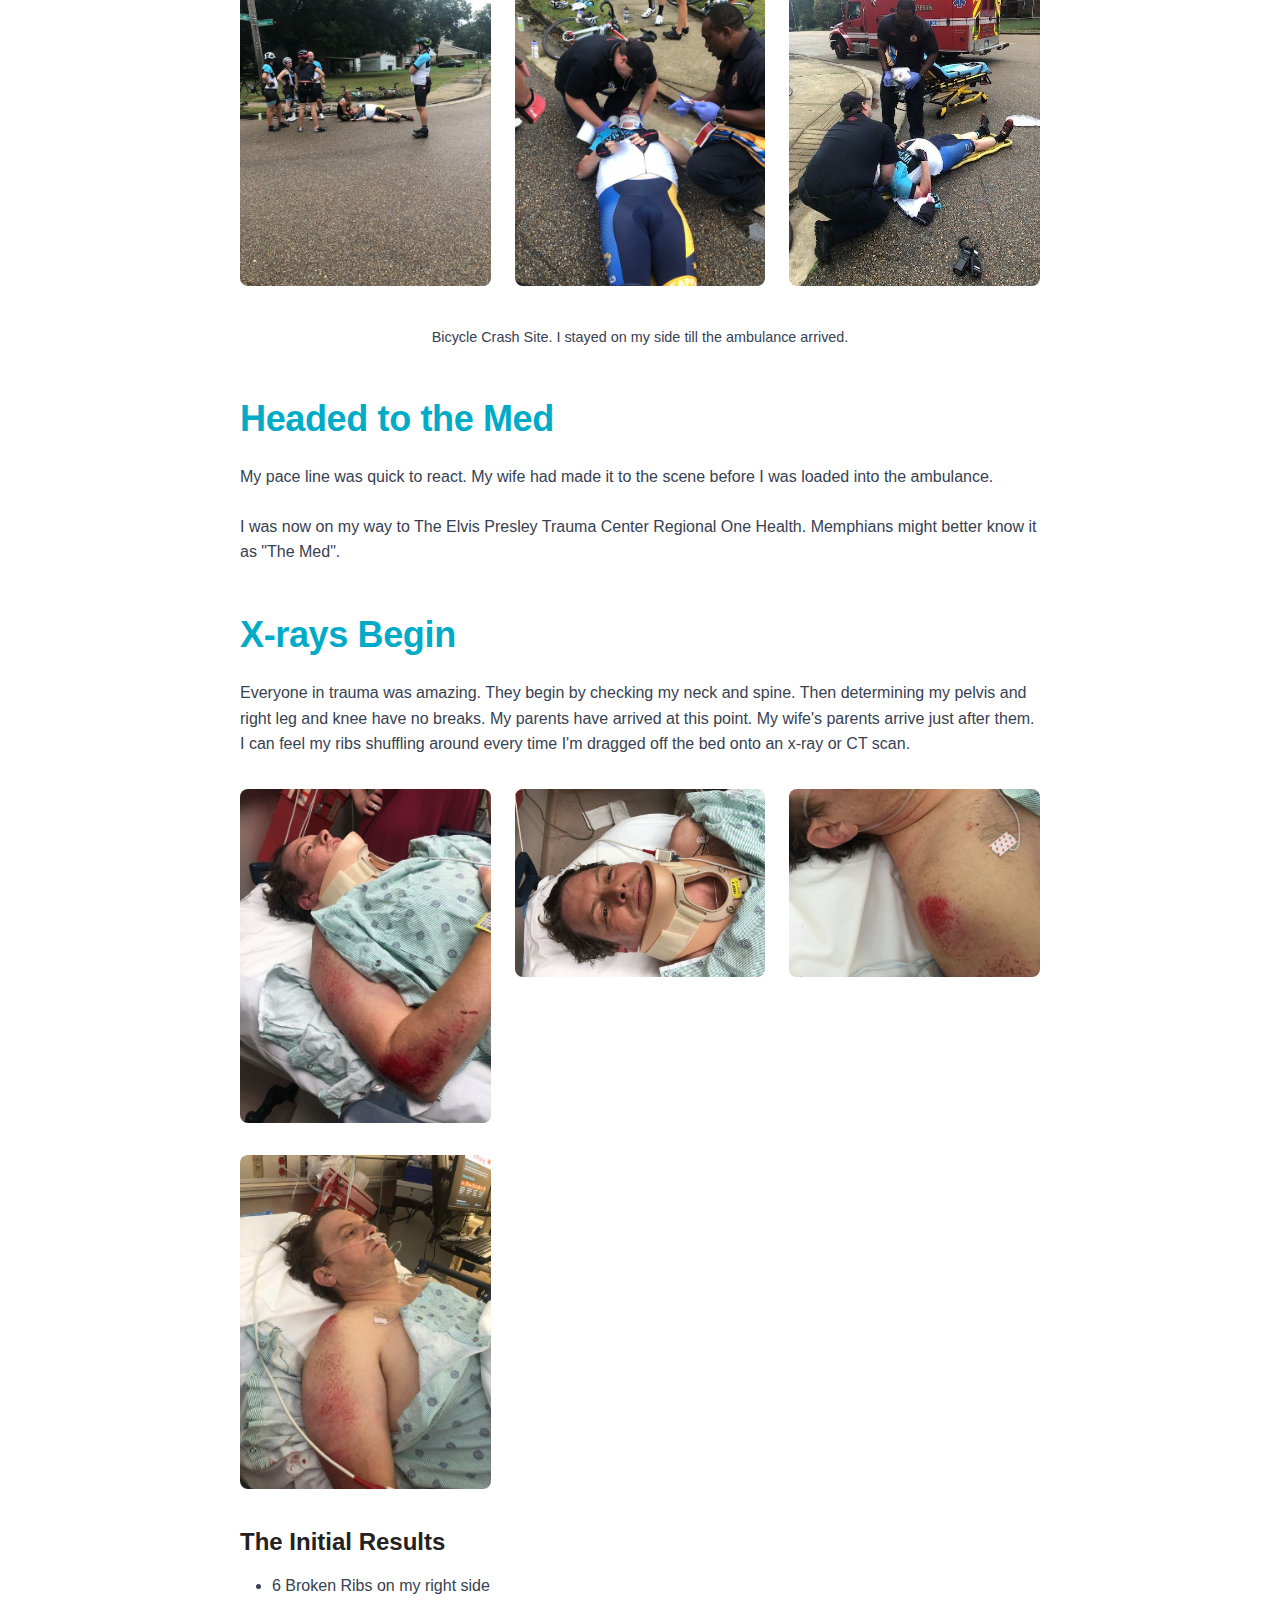
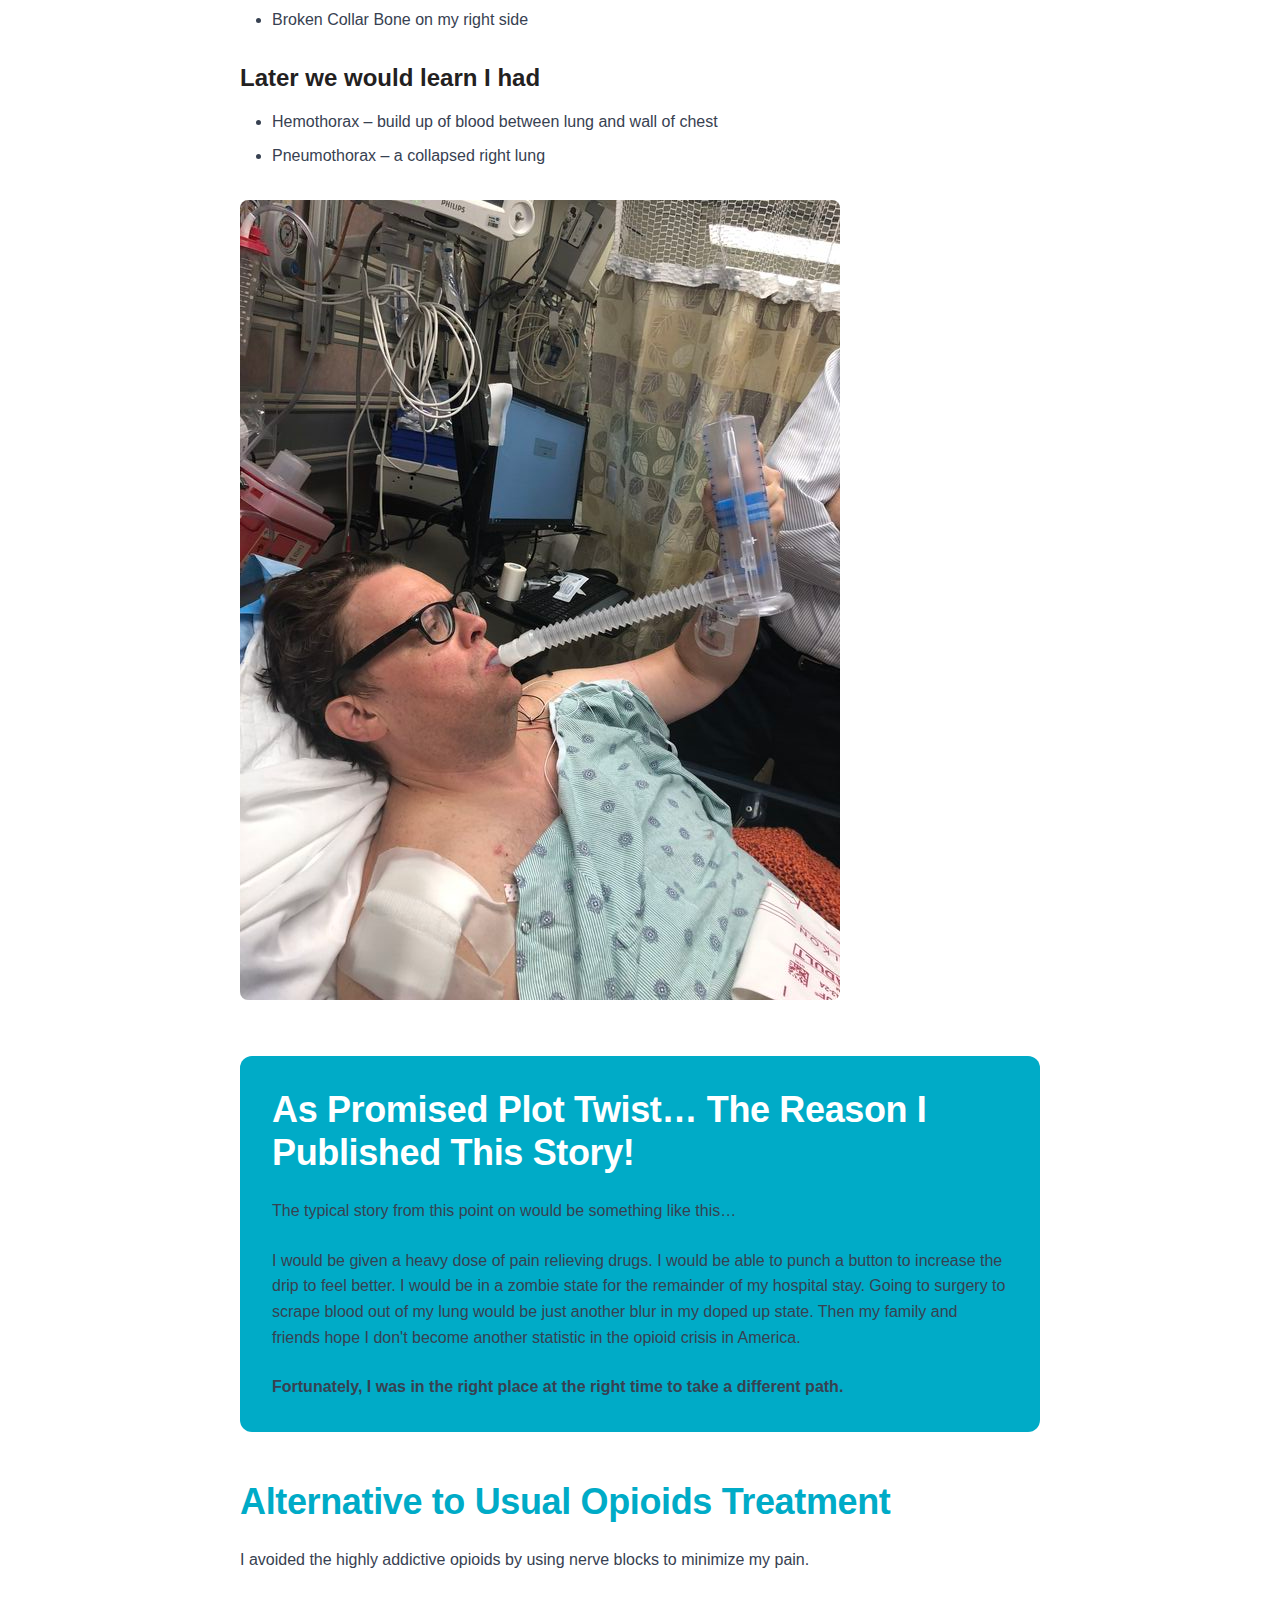
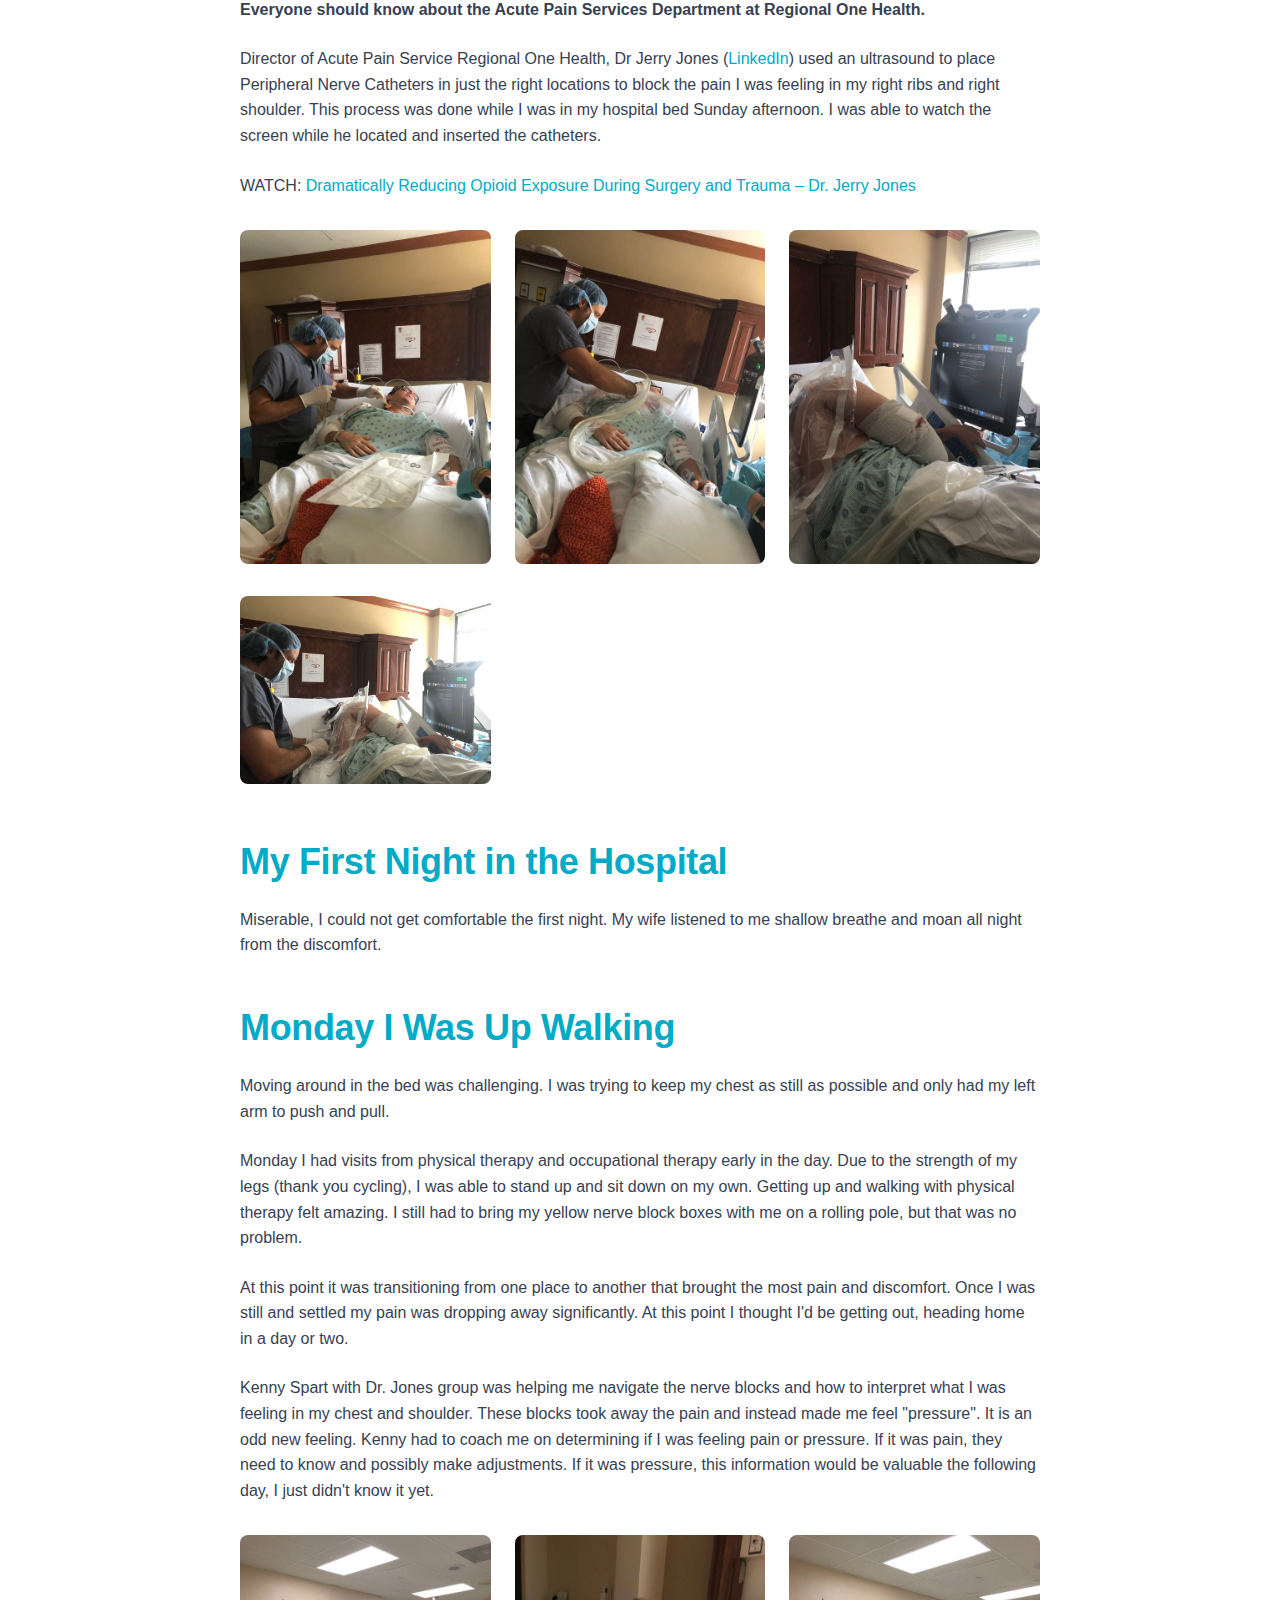
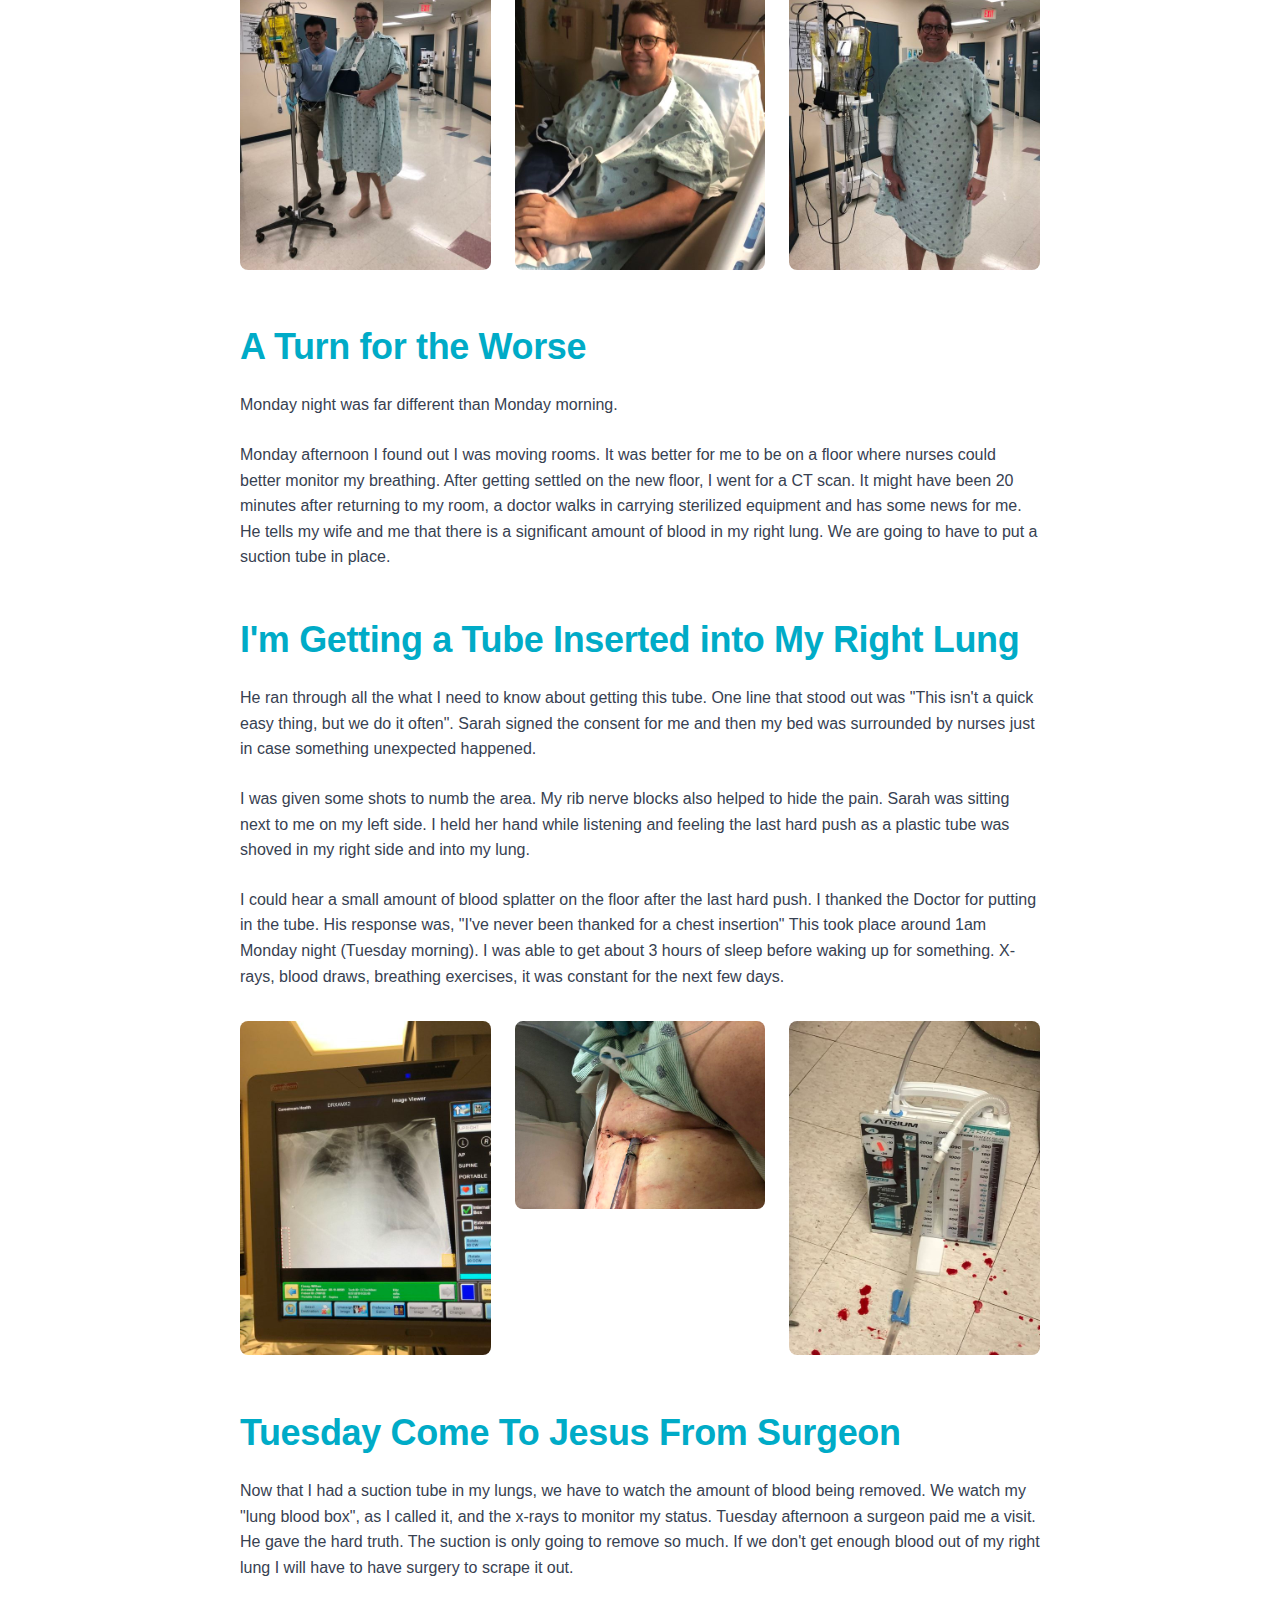
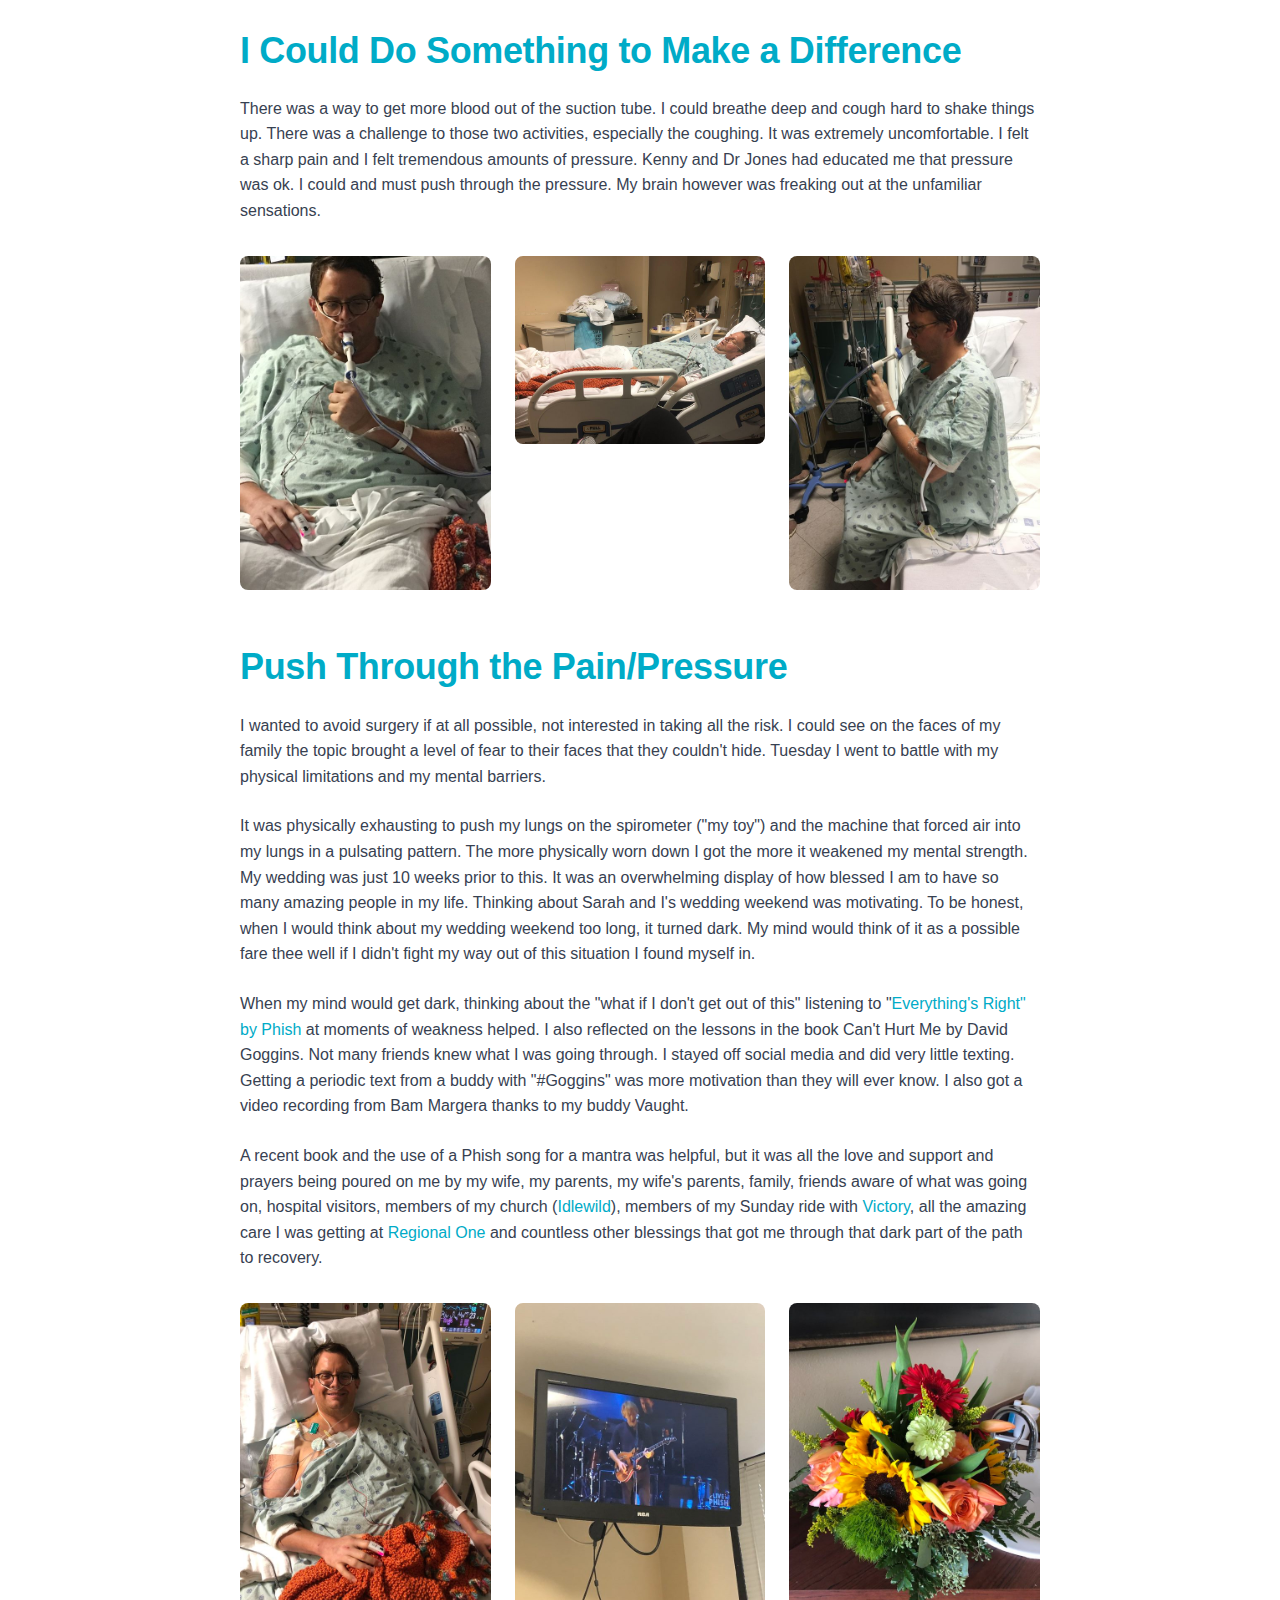
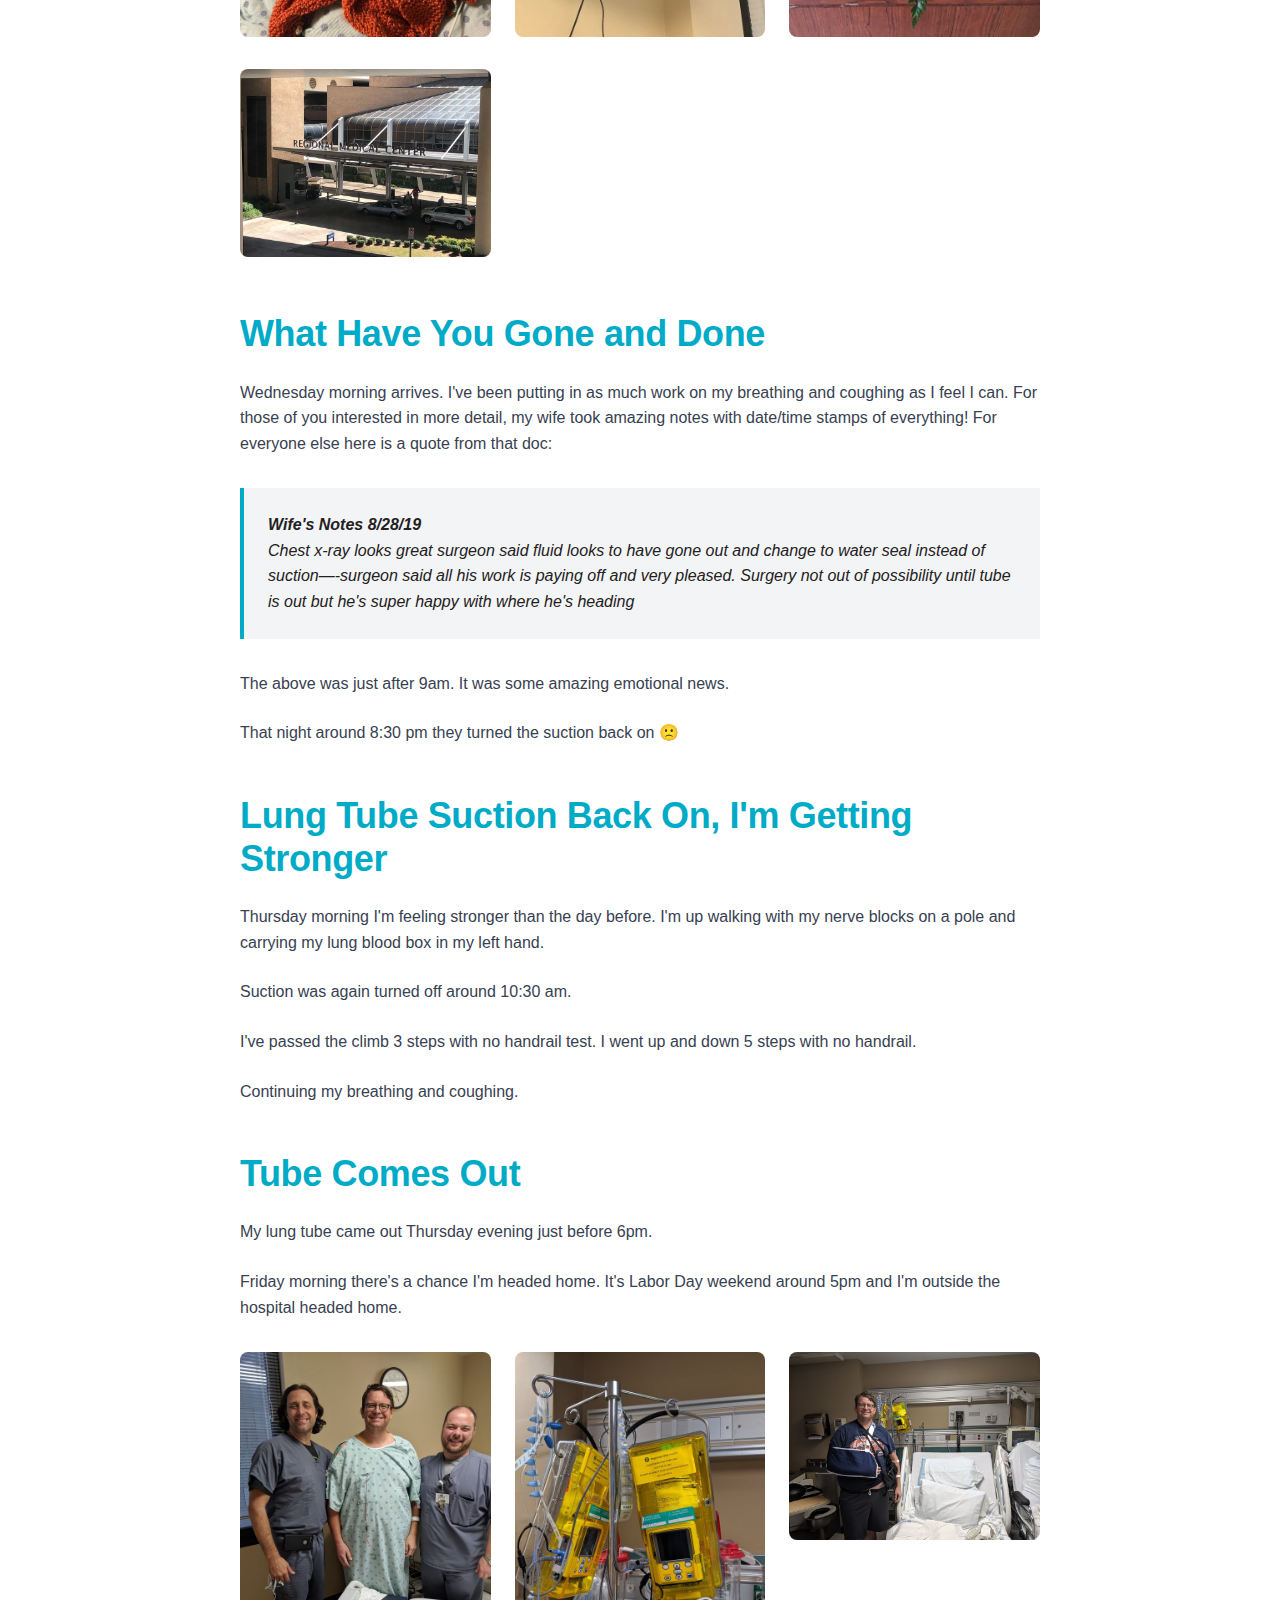
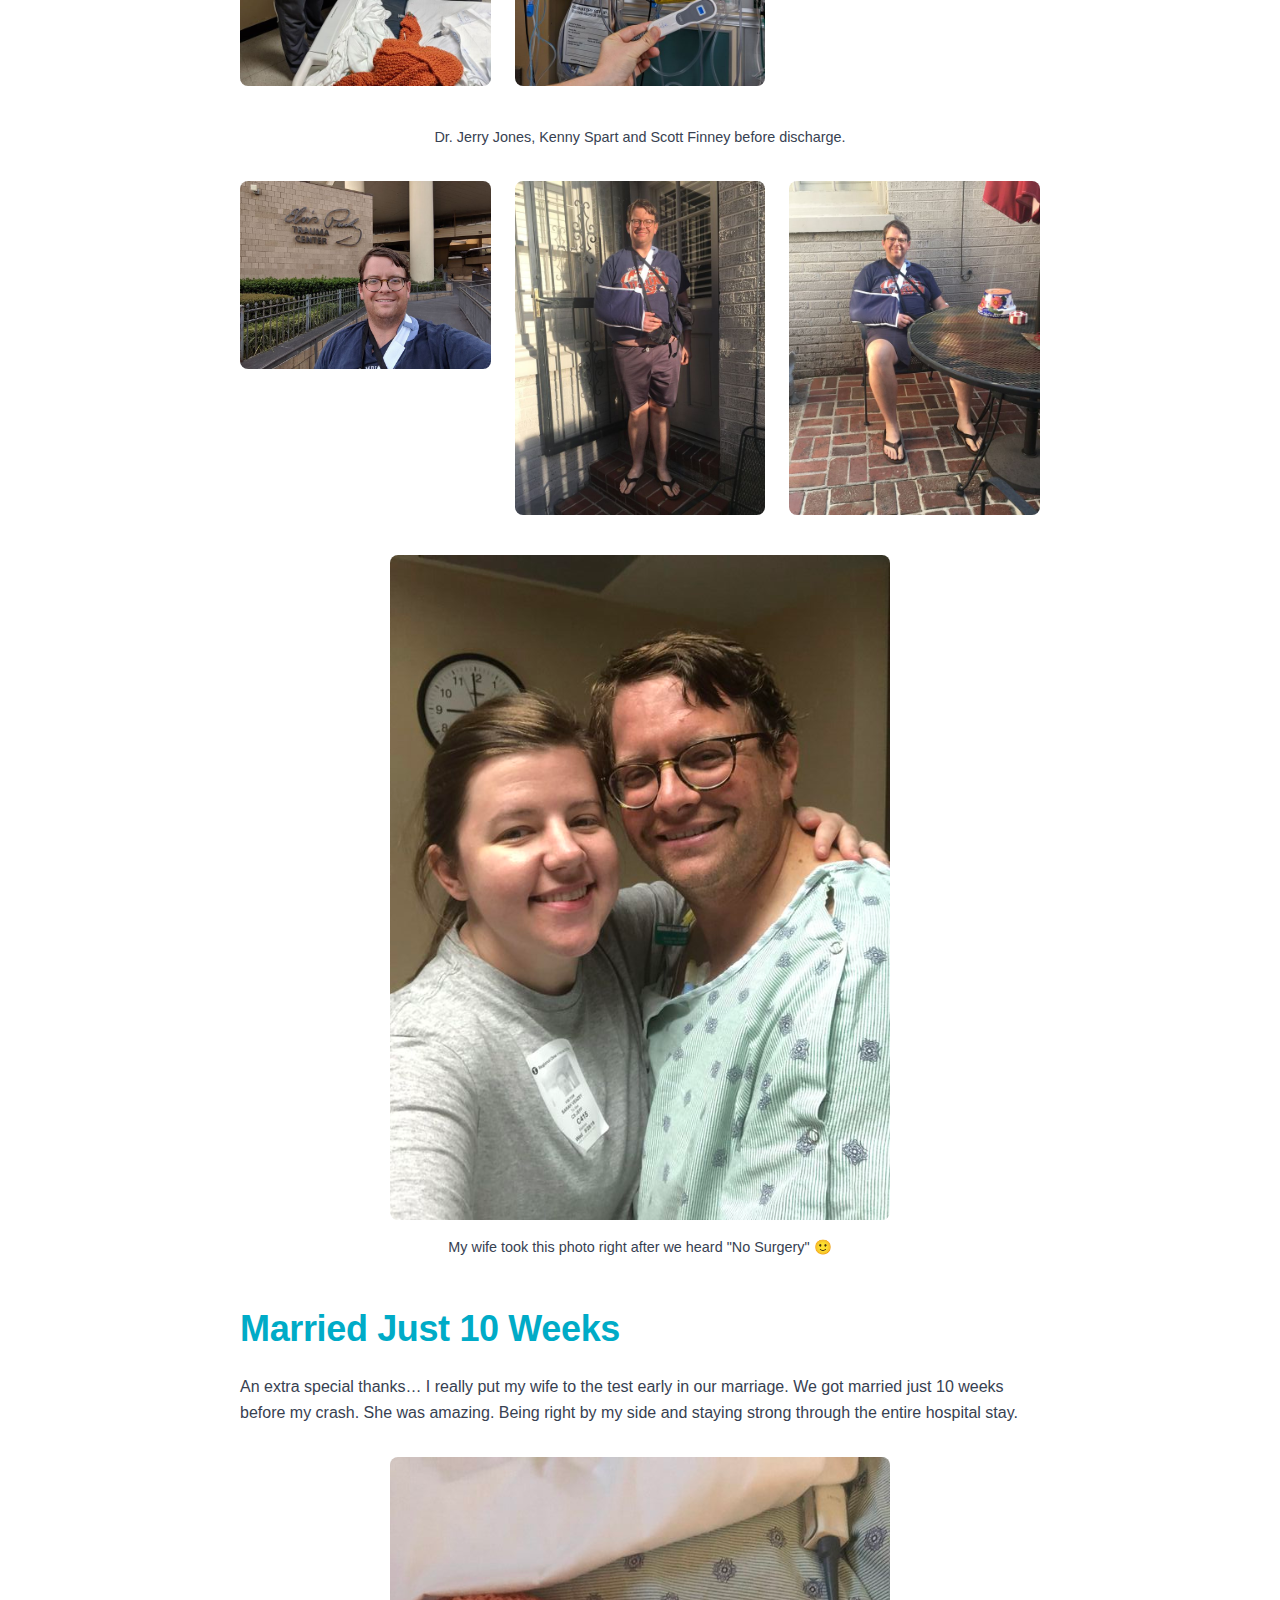
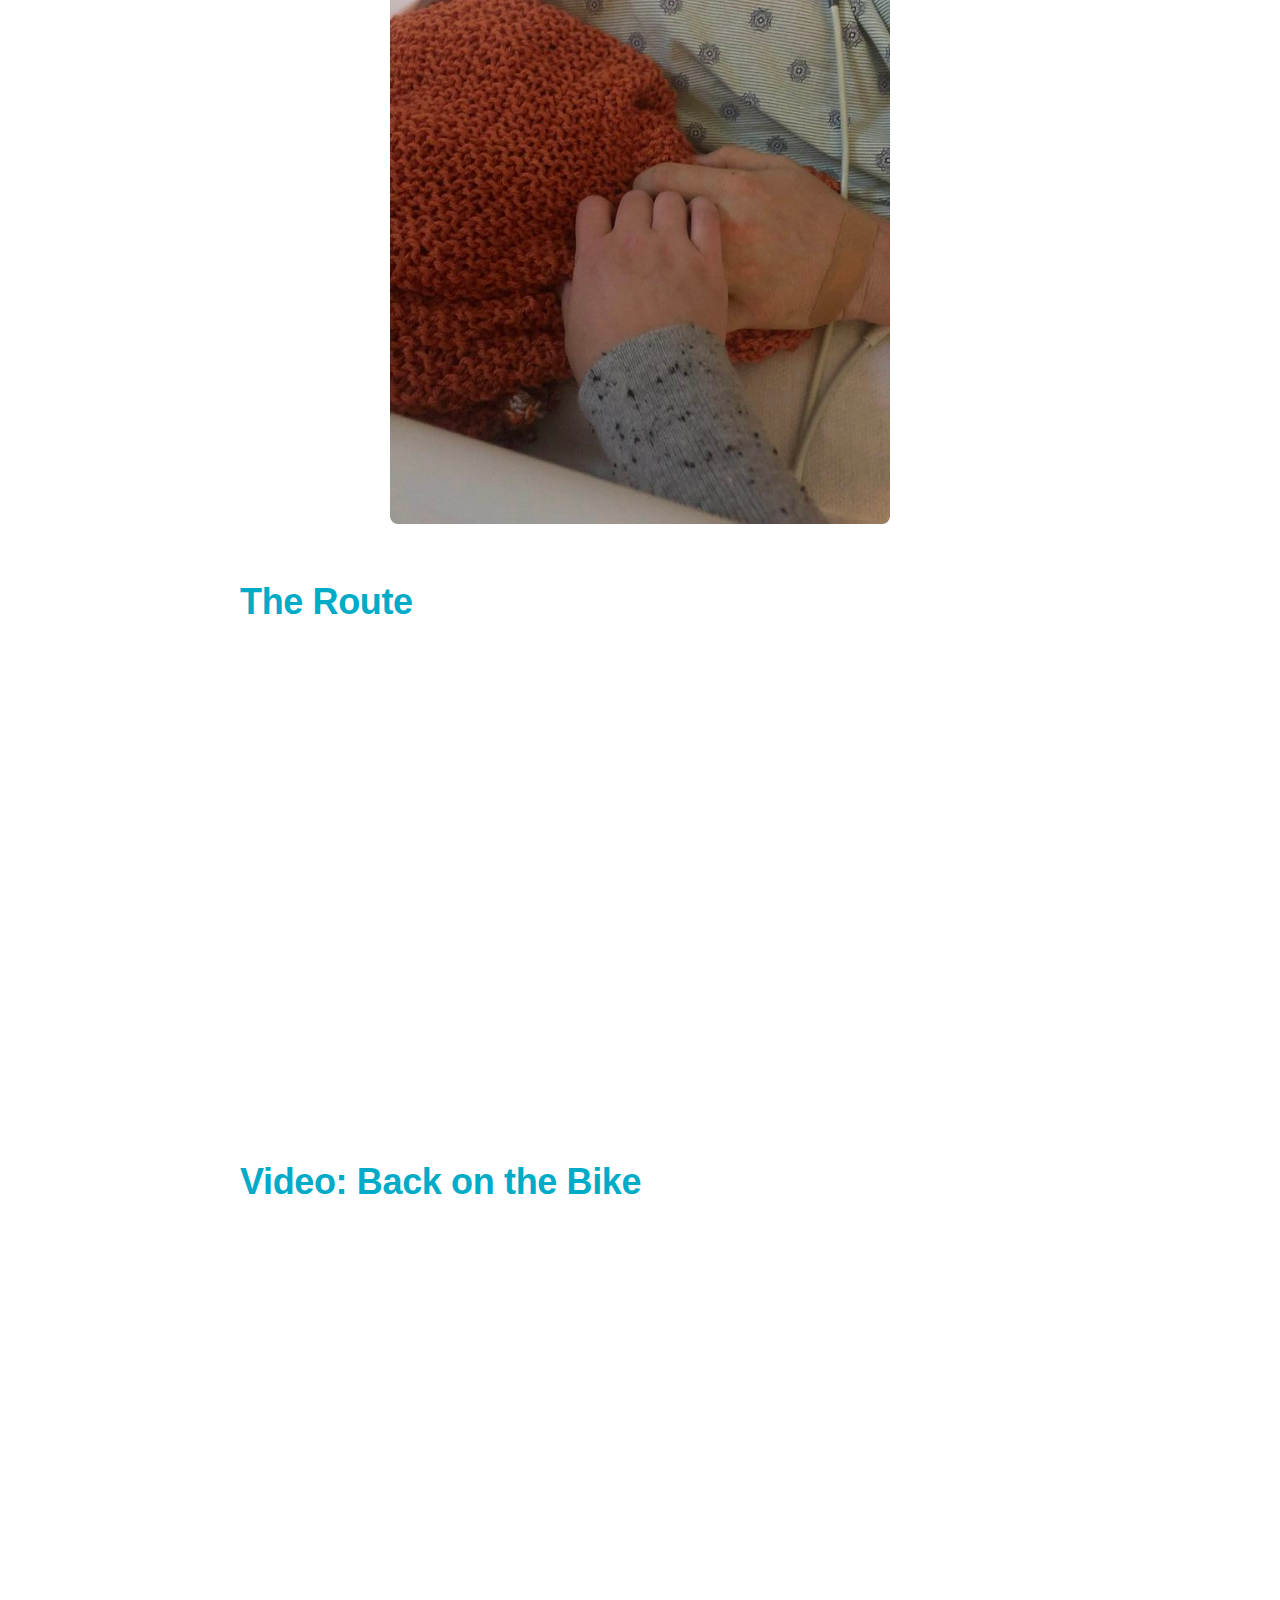
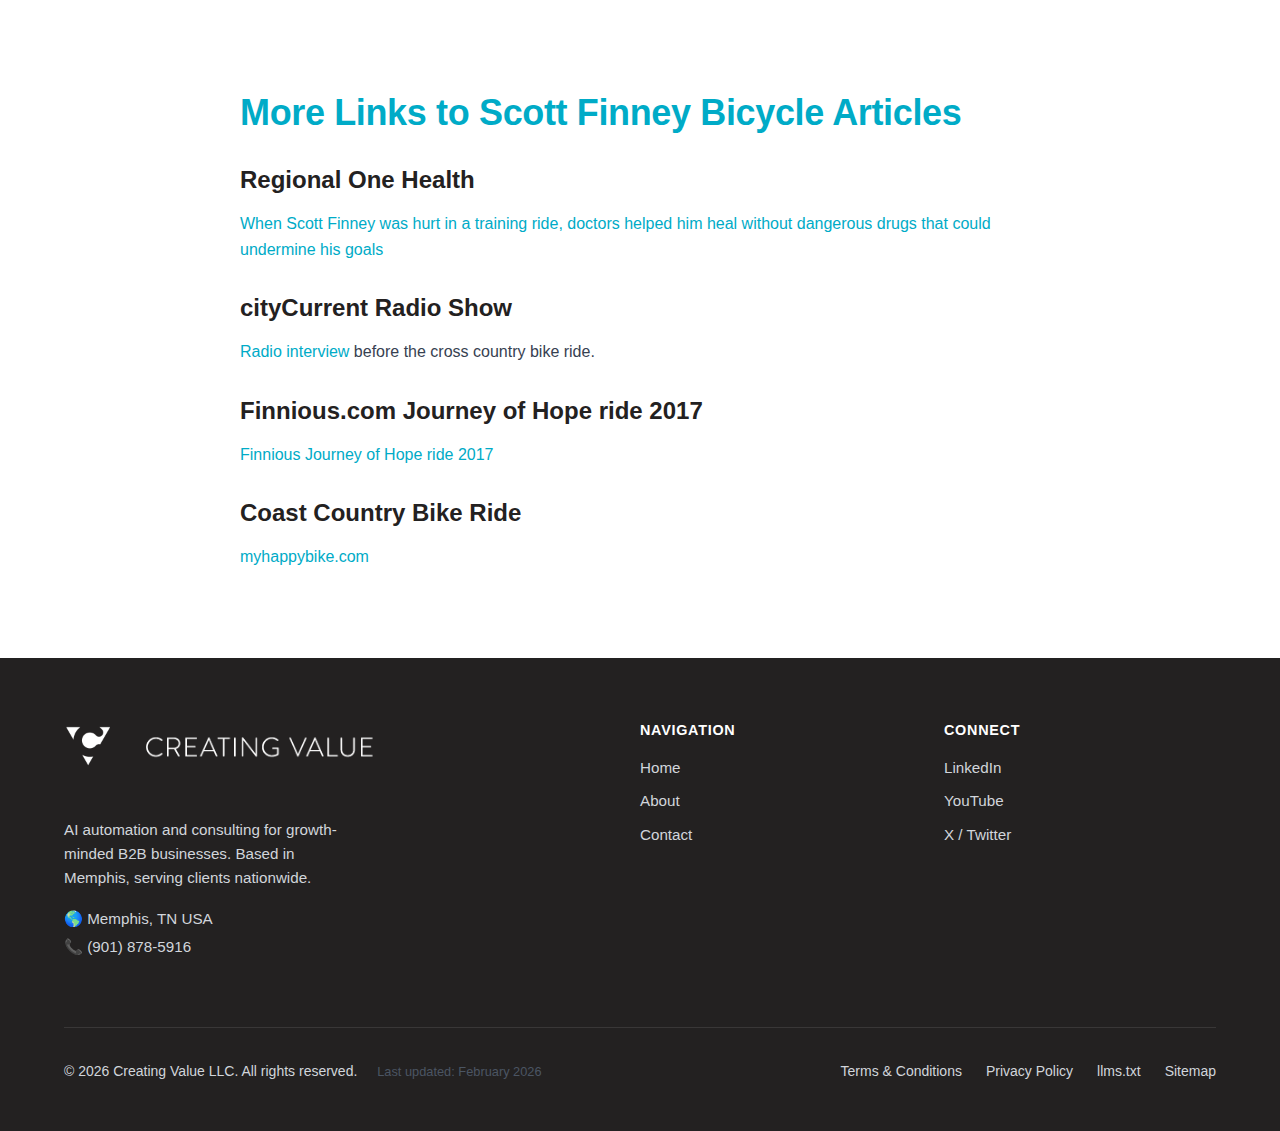
<file: bicycle-accident-2019.html>
<!DOCTYPE html>
<html lang="en">
<head>
    <meta charset="UTF-8">
    <meta name="viewport" content="width=device-width, initial-scale=1.0">
    <title>Bicycle Accident 2019 | Scott Finney - Memphis TN</title>
    <meta name="description" content="Scott Finney's 2019 bicycle accident story - 6 broken ribs, collapsed lung, and how nerve blocks helped avoid opioid dependency. A story of recovery and gratitude.">
    
    <!-- Open Graph -->
    <meta property="og:title" content="Bicycle Accident 2019 | Scott Finney">
    <meta property="og:description" content="6 days in the hospital, 6 broken ribs, collapsed lung - and how nerve blocks helped avoid opioid dependency.">
    <meta property="og:image" content="https://www.creatingvaluellc.com/images/og-image.png">
    <meta property="og:url" content="https://www.creatingvaluellc.com/bicycle-accident-2019">
    <meta property="og:type" content="article">
    
    <!-- Twitter Card -->
    <meta name="twitter:card" content="summary_large_image">
    <meta name="twitter:site" content="@createvaluenow">
    
    <!-- Favicon -->
    <link rel="icon" type="image/png" href="/images/CVMARK_black.png">
    
    <!-- Stylesheet -->
    <link rel="stylesheet" href="/styles.css">
    
    <!-- Additional styles for this page -->
    <style>
        .article-content {
            max-width: 800px;
            margin: 0 auto;
        }
        .article-content h2 {
            margin-top: var(--space-xl);
            margin-bottom: var(--space-md);
            color: var(--teal);
        }
        .article-content h3 {
            margin-top: var(--space-lg);
            margin-bottom: var(--space-sm);
        }
        .article-content p {
            margin-bottom: var(--space-md);
            color: var(--gray-700);
        }
        .article-content ul {
            margin-bottom: var(--space-md);
            padding-left: var(--space-lg);
        }
        .article-content li {
            margin-bottom: var(--space-xs);
            color: var(--gray-700);
        }
        .article-content blockquote {
            background: var(--gray-100);
            border-left: 4px solid var(--teal);
            padding: var(--space-md);
            margin: var(--space-lg) 0;
            font-style: italic;
        }
        .photo-grid {
            display: grid;
            grid-template-columns: repeat(auto-fit, minmax(200px, 1fr));
            gap: var(--space-md);
            margin: var(--space-lg) 0;
        }
        .photo-grid img {
            width: 100%;
            border-radius: 8px;
            cursor: pointer;
            transition: transform 0.2s ease;
        }
        .photo-grid img:hover {
            transform: scale(1.02);
        }
        .photo-single {
            margin: var(--space-lg) 0;
        }
        .photo-single img {
            max-width: 100%;
            border-radius: 8px;
        }
        .photo-caption {
            font-size: 0.9rem;
            color: var(--gray-600);
            text-align: center;
            margin-top: var(--space-xs);
        }
        .video-embed {
            margin: var(--space-lg) 0;
        }
        .tldr {
            background: linear-gradient(135deg, var(--navy) 0%, var(--black) 100%);
            color: var(--white);
            padding: var(--space-lg);
            border-radius: 12px;
            margin-bottom: var(--space-xl);
        }
        .tldr h3 {
            color: var(--teal);
            margin-bottom: var(--space-sm);
        }
        .plot-twist {
            background: var(--teal);
            color: var(--white);
            padding: var(--space-lg);
            border-radius: 12px;
            margin: var(--space-xl) 0;
        }
        .plot-twist h2 {
            color: var(--white) !important;
            margin-top: 0;
        }
    </style>
    
    <!-- Schema.org JSON-LD -->
    <script type="application/ld+json">
    {
        "@context": "https://schema.org",
        "@type": "Article",
        "headline": "Bicycle Accident 2019 - Scott Finney's Recovery Story",
        "author": {
            "@type": "Person",
            "name": "Scott Finney",
            "url": "https://www.creatingvaluellc.com/about"
        },
        "publisher": {
            "@type": "Organization",
            "name": "Creating Value LLC",
            "@id": "https://www.creatingvaluellc.com/#organization"
        },
        "datePublished": "2019-09-15",
        "dateModified": "2026-02-16",
        "description": "Scott Finney's 2019 bicycle accident story - 6 broken ribs, collapsed lung, and how nerve blocks at Regional One Health helped avoid opioid dependency. A story of recovery, gratitude, and the power of alternative pain management.",
        "image": "https://www.creatingvaluellc.com/images/bike/Sarah-Scott-No-Surgery.jpg",
        "mainEntityOfPage": {
            "@type": "WebPage",
            "@id": "https://www.creatingvaluellc.com/bicycle-accident-2019"
        },
        "keywords": ["bicycle accident", "nerve blocks", "opioid alternative", "Regional One Health", "Memphis", "cycling injury", "trauma recovery"]
    }
    </script>
    <script type="application/ld+json">
    {
        "@context": "https://schema.org",
        "@type": "BreadcrumbList",
        "itemListElement": [
            {
                "@type": "ListItem",
                "position": 1,
                "name": "Home",
                "item": "https://www.creatingvaluellc.com"
            },
            {
                "@type": "ListItem",
                "position": 2,
                "name": "Bicycle Accident 2019",
                "item": "https://www.creatingvaluellc.com/bicycle-accident-2019"
            }
        ]
    }
    </script>
</head>
<body>
    <!-- Header -->
    <header class="header" id="header">
        <div class="container">
            <div class="header__inner">
                <a href="/" class="header__logo">
                    <img src="/images/CV_logotype_black.png" alt="Creating Value LLC">
                </a>
                
                <nav class="nav">
                    <ul class="nav__list">
                        <li><a href="/" class="nav__link">Home</a></li>
                        <li><a href="/about.html" class="nav__link">About</a></li>
                        <li><a href="/contact.html" class="nav__link">Contact</a></li>
                    </ul>
                </nav>
                
                <button class="menu-toggle" id="menu-toggle" aria-label="Toggle menu">
                    <span></span>
                    <span></span>
                    <span></span>
                </button>
            </div>
        </div>
    </header>
    
    <!-- Mobile Navigation -->
    <nav class="mobile-nav" id="mobile-nav">
        <ul class="mobile-nav__list">
            <li><a href="/" class="mobile-nav__link">Home</a></li>
            <li><a href="/about.html" class="mobile-nav__link">About</a></li>
            <li><a href="/contact.html" class="mobile-nav__link">Contact</a></li>
        </ul>
    </nav>

    <!-- Article Header -->
    <section class="legal-page">
        <div class="container">
            <div class="article-content">
                <h1>Bicycle Accident in Memphis TN</h1>
                <p style="font-size: 1.25rem; color: var(--gray-600);">Involving Scott Finney on 8/25/2019</p>
                
                <div class="tldr">
                    <h3>TL;DR</h3>
                    <p style="color: var(--gray-300); margin-bottom: 0;">6 days in the hospital. 6 broken ribs, 1 broken collar bone, tube inserted in my lung to drain blood, but there is a plot twist to my story! <strong style="color: var(--white);">Nerve blocks kept me from being another opioid crisis statistic.</strong></p>
                </div>

                <div class="photo-grid">
                    <a href="/images/bike/bike-x-rays.jpg" target="_blank">
                        <img src="/images/bike/bike-x-rays.jpg" alt="X-rays showing broken ribs">
                    </a>
                    <a href="/images/bike/ambulance.jpg" target="_blank">
                        <img src="/images/bike/ambulance.jpg" alt="Ambulance">
                    </a>
                    <a href="/images/bike/Start-bicycle-ride.jpg" target="_blank">
                        <img src="/images/bike/Start-bicycle-ride.jpg" alt="Scott Finney on Broad Ave before the ride">
                    </a>
                </div>
                <p class="photo-caption">Scott Finney on Broad Ave Just Before 8/25/2019 Group Ride</p>

                <h2>Start of Bicycle Ride</h2>
                <p>My Sunday morning group ride started off just like any other. There was still rain on the streets from the night before, but we didn't have any rain while we gathered on Broad Ave in Memphis TN.</p>

                <h2>Bike Crash</h2>
                <p>We were taking a turn. The cyclist in front of me slid out on a right turn. In an effort to avoid him, I also slid on the asphalt. I never lost consciousness. I quickly knew I was going down. Once I had come to a stop on my right side, I wasn't able to breathe for 60 to 90 seconds. The wind had been knocked out of me. When I was able to breathe I knew I would be leaving the scene in an ambulance.</p>

                <h2>Call to My Wife</h2>
                <p>This all happened directly in front of the house where my wife's dad grew up. I had been shown the house just a month before. This was a blessing. When I called my wife on my side in the street waiting for an ambulance, all I had to say was "I crashed in front of big daddy's house". This was a blessing. She didn't have to search on her phone for two unknown roads. She knew exactly where to drive.</p>

                <div class="photo-grid">
                    <a href="/images/bike/Crash-sight.jpg" target="_blank">
                        <img src="/images/bike/Crash-sight.jpg" alt="Bicycle crash site">
                    </a>
                    <a href="/images/bike/stretcher.jpg" target="_blank">
                        <img src="/images/bike/stretcher.jpg" alt="On stretcher">
                    </a>
                    <a href="/images/bike/ambulance.jpg" target="_blank">
                        <img src="/images/bike/ambulance.jpg" alt="Ambulance">
                    </a>
                </div>
                <p class="photo-caption">Bicycle Crash Site. I stayed on my side till the ambulance arrived.</p>

                <h2>Headed to the Med</h2>
                <p>My pace line was quick to react. My wife had made it to the scene before I was loaded into the ambulance.</p>
                <p>I was now on my way to The Elvis Presley Trauma Center Regional One Health. Memphians might better know it as "The Med".</p>

                <h2>X-rays Begin</h2>
                <p>Everyone in trauma was amazing. They begin by checking my neck and spine. Then determining my pelvis and right leg and knee have no breaks. My parents have arrived at this point. My wife's parents arrive just after them. I can feel my ribs shuffling around every time I'm dragged off the bed onto an x-ray or CT scan.</p>

                <div class="photo-grid">
                    <a href="/images/bike/In-trama-center.jpg" target="_blank">
                        <img src="/images/bike/In-trama-center.jpg" alt="In trauma center">
                    </a>
                    <a href="/images/bike/checking-neck-spine.jpg" target="_blank">
                        <img src="/images/bike/checking-neck-spine.jpg" alt="Checking neck and spine">
                    </a>
                    <a href="/images/bike/road-rash.jpg" target="_blank">
                        <img src="/images/bike/road-rash.jpg" alt="Road rash">
                    </a>
                    <a href="/images/bike/On-oxygen.jpg" target="_blank">
                        <img src="/images/bike/On-oxygen.jpg" alt="On oxygen">
                    </a>
                </div>

                <h3>The Initial Results</h3>
                <ul>
                    <li>6 Broken Ribs on my right side</li>
                    <li>Broken Collar Bone on my right side</li>
                </ul>

                <h3>Later we would learn I had</h3>
                <ul>
                    <li>Hemothorax – build up of blood between lung and wall of chest</li>
                    <li>Pneumothorax – a collapsed right lung</li>
                </ul>

                <div class="photo-single">
                    <a href="/images/bike/Test-lungs.jpg" target="_blank">
                        <img src="/images/bike/Test-lungs.jpg" alt="Testing lungs">
                    </a>
                </div>

                <div class="plot-twist">
                    <h2>As Promised Plot Twist… The Reason I Published This Story!</h2>
                    <p>The typical story from this point on would be something like this…</p>
                    <p>I would be given a heavy dose of pain relieving drugs. I would be able to punch a button to increase the drip to feel better. I would be in a zombie state for the remainder of my hospital stay. Going to surgery to scrape blood out of my lung would be just another blur in my doped up state. Then my family and friends hope I don't become another statistic in the opioid crisis in America.</p>
                    <p style="margin-bottom: 0;"><strong>Fortunately, I was in the right place at the right time to take a different path.</strong></p>
                </div>

                <h2>Alternative to Usual Opioids Treatment</h2>
                <p>I avoided the highly addictive opioids by using nerve blocks to minimize my pain.</p>
                <p><strong>Everyone should know about the Acute Pain Services Department at Regional One Health.</strong></p>
                <p>Director of Acute Pain Service Regional One Health, Dr Jerry Jones (<a href="https://www.linkedin.com/in/jerry-jones-m-d-59101368/" target="_blank">LinkedIn</a>) used an ultrasound to place Peripheral Nerve Catheters in just the right locations to block the pain I was feeling in my right ribs and right shoulder. This process was done while I was in my hospital bed Sunday afternoon. I was able to watch the screen while he located and inserted the catheters.</p>
                <p>WATCH: <a href="https://youtu.be/AOkLBypWxwE" target="_blank">Dramatically Reducing Opioid Exposure During Surgery and Trauma – Dr. Jerry Jones</a></p>

                <div class="photo-grid">
                    <a href="/images/bike/Dr-Jones-visit.jpg" target="_blank">
                        <img src="/images/bike/Dr-Jones-visit.jpg" alt="Dr. Jones visit">
                    </a>
                    <a href="/images/bike/Getting-nerve-blocks.jpg" target="_blank">
                        <img src="/images/bike/Getting-nerve-blocks.jpg" alt="Getting nerve blocks">
                    </a>
                    <a href="/images/bike/Watch-ultra-sound-screen.jpg" target="_blank">
                        <img src="/images/bike/Watch-ultra-sound-screen.jpg" alt="Watching ultrasound screen">
                    </a>
                    <a href="/images/bike/Dr-Jones-Placing-Nerve-Blocks.jpg" target="_blank">
                        <img src="/images/bike/Dr-Jones-Placing-Nerve-Blocks.jpg" alt="Dr. Jones placing nerve blocks">
                    </a>
                </div>

                <h2>My First Night in the Hospital</h2>
                <p>Miserable, I could not get comfortable the first night. My wife listened to me shallow breathe and moan all night from the discomfort.</p>

                <h2>Monday I Was Up Walking</h2>
                <p>Moving around in the bed was challenging. I was trying to keep my chest as still as possible and only had my left arm to push and pull.</p>
                <p>Monday I had visits from physical therapy and occupational therapy early in the day. Due to the strength of my legs (thank you cycling), I was able to stand up and sit down on my own. Getting up and walking with physical therapy felt amazing. I still had to bring my yellow nerve block boxes with me on a rolling pole, but that was no problem.</p>
                <p>At this point it was transitioning from one place to another that brought the most pain and discomfort. Once I was still and settled my pain was dropping away significantly. At this point I thought I'd be getting out, heading home in a day or two.</p>
                <p>Kenny Spart with Dr. Jones group was helping me navigate the nerve blocks and how to interpret what I was feeling in my chest and shoulder. These blocks took away the pain and instead made me feel "pressure". It is an odd new feeling. Kenny had to coach me on determining if I was feeling pain or pressure. If it was pain, they need to know and possibly make adjustments. If it was pressure, this information would be valuable the following day, I just didn't know it yet.</p>

                <div class="photo-grid">
                    <a href="/images/bike/Walking-on-Monday.jpg" target="_blank">
                        <img src="/images/bike/Walking-on-Monday.jpg" alt="Walking on Monday">
                    </a>
                    <a href="/images/bike/Sitting-Up-Monday_3187.jpg" target="_blank">
                        <img src="/images/bike/Sitting-Up-Monday_3187.jpg" alt="Sitting up Monday">
                    </a>
                    <a href="/images/bike/Good-spirits-2nd-day.jpg" target="_blank">
                        <img src="/images/bike/Good-spirits-2nd-day.jpg" alt="Good spirits on second day">
                    </a>
                </div>

                <h2>A Turn for the Worse</h2>
                <p>Monday night was far different than Monday morning.</p>
                <p>Monday afternoon I found out I was moving rooms. It was better for me to be on a floor where nurses could better monitor my breathing. After getting settled on the new floor, I went for a CT scan. It might have been 20 minutes after returning to my room, a doctor walks in carrying sterilized equipment and has some news for me. He tells my wife and me that there is a significant amount of blood in my right lung. We are going to have to put a suction tube in place.</p>

                <h2>I'm Getting a Tube Inserted into My Right Lung</h2>
                <p>He ran through all the what I need to know about getting this tube. One line that stood out was "This isn't a quick easy thing, but we do it often". Sarah signed the consent for me and then my bed was surrounded by nurses just in case something unexpected happened.</p>
                <p>I was given some shots to numb the area. My rib nerve blocks also helped to hide the pain. Sarah was sitting next to me on my left side. I held her hand while listening and feeling the last hard push as a plastic tube was shoved in my right side and into my lung.</p>
                <p>I could hear a small amount of blood splatter on the floor after the last hard push. I thanked the Doctor for putting in the tube. His response was, "I've never been thanked for a chest insertion" This took place around 1am Monday night (Tuesday morning). I was able to get about 3 hours of sleep before waking up for something. X-rays, blood draws, breathing exercises, it was constant for the next few days.</p>

                <div class="photo-grid">
                    <a href="/images/bike/blood-in-lung.jpg" target="_blank">
                        <img src="/images/bike/blood-in-lung.jpg" alt="Blood in lung">
                    </a>
                    <a href="/images/bike/lung-tube.jpg" target="_blank">
                        <img src="/images/bike/lung-tube.jpg" alt="Lung tube">
                    </a>
                    <a href="/images/bike/lung-blood-box.jpg" target="_blank">
                        <img src="/images/bike/lung-blood-box.jpg" alt="Lung blood box">
                    </a>
                </div>

                <h2>Tuesday Come To Jesus From Surgeon</h2>
                <p>Now that I had a suction tube in my lungs, we have to watch the amount of blood being removed. We watch my "lung blood box", as I called it, and the x-rays to monitor my status. Tuesday afternoon a surgeon paid me a visit. He gave the hard truth. The suction is only going to remove so much. If we don't get enough blood out of my right lung I will have to have surgery to scrape it out.</p>

                <h2>I Could Do Something to Make a Difference</h2>
                <p>There was a way to get more blood out of the suction tube. I could breathe deep and cough hard to shake things up. There was a challenge to those two activities, especially the coughing. It was extremely uncomfortable. I felt a sharp pain and I felt tremendous amounts of pressure. Kenny and Dr Jones had educated me that pressure was ok. I could and must push through the pressure. My brain however was freaking out at the unfamiliar sensations.</p>

                <div class="photo-grid">
                    <a href="/images/bike/Pushing-air-in-lungs.jpg" target="_blank">
                        <img src="/images/bike/Pushing-air-in-lungs.jpg" alt="Pushing air in lungs">
                    </a>
                    <a href="/images/bike/resting-2nd-room.jpg" target="_blank">
                        <img src="/images/bike/resting-2nd-room.jpg" alt="Resting in second room">
                    </a>
                    <a href="/images/bike/building-up-lungs.jpg" target="_blank">
                        <img src="/images/bike/building-up-lungs.jpg" alt="Building up lungs">
                    </a>
                </div>

                <h2>Push Through the Pain/Pressure</h2>
                <p>I wanted to avoid surgery if at all possible, not interested in taking all the risk. I could see on the faces of my family the topic brought a level of fear to their faces that they couldn't hide. Tuesday I went to battle with my physical limitations and my mental barriers.</p>
                <p>It was physically exhausting to push my lungs on the spirometer ("my toy") and the machine that forced air into my lungs in a pulsating pattern. The more physically worn down I got the more it weakened my mental strength. My wedding was just 10 weeks prior to this. It was an overwhelming display of how blessed I am to have so many amazing people in my life. Thinking about Sarah and I's wedding weekend was motivating. To be honest, when I would think about my wedding weekend too long, it turned dark. My mind would think of it as a possible fare thee well if I didn't fight my way out of this situation I found myself in.</p>
                <p>When my mind would get dark, thinking about the "what if I don't get out of this" listening to "<a href="https://www.youtube.com/watch?v=G_CidBi8S9o" target="_blank">Everything's Right" by Phish</a> at moments of weakness helped. I also reflected on the lessons in the book Can't Hurt Me by David Goggins. Not many friends knew what I was going through. I stayed off social media and did very little texting. Getting a periodic text from a buddy with "#Goggins" was more motivation than they will ever know. I also got a video recording from Bam Margera thanks to my buddy Vaught.</p>
                <p>A recent book and the use of a Phish song for a mantra was helpful, but it was all the love and support and prayers being poured on me by my wife, my parents, my wife's parents, family, friends aware of what was going on, hospital visitors, members of my church (<a href="https://www.idlewildchurch.org/" target="_blank">Idlewild</a>), members of my Sunday ride with <a href="https://victorybicyclestudio.com/" target="_blank">Victory</a>, all the amazing care I was getting at <a href="https://www.regionalonehealth.org/main-campus/regional-medical-center/elvis-presley-trauma-center/" target="_blank">Regional One</a> and countless other blessings that got me through that dark part of the path to recovery.</p>

                <div class="photo-grid">
                    <a href="/images/bike/prayer-shawl-Idlewild.jpg" target="_blank">
                        <img src="/images/bike/prayer-shawl-Idlewild.jpg" alt="Prayer shawl from Idlewild">
                    </a>
                    <a href="/images/bike/watching-Trey-Phish.jpg" target="_blank">
                        <img src="/images/bike/watching-Trey-Phish.jpg" alt="Watching Trey - Phish">
                    </a>
                    <a href="/images/bike/flowers-from-friends.jpg" target="_blank">
                        <img src="/images/bike/flowers-from-friends.jpg" alt="Flowers from friends">
                    </a>
                    <a href="/images/bike/Hospital.jpg" target="_blank">
                        <img src="/images/bike/Hospital.jpg" alt="Hospital">
                    </a>
                </div>

                <h2>What Have You Gone and Done</h2>
                <p>Wednesday morning arrives. I've been putting in as much work on my breathing and coughing as I feel I can. For those of you interested in more detail, my wife took amazing notes with date/time stamps of everything! For everyone else here is a quote from that doc:</p>
                
                <blockquote>
                    <strong>Wife's Notes 8/28/19</strong><br>
                    Chest x-ray looks great surgeon said fluid looks to have gone out and change to water seal instead of suction—-surgeon said all his work is paying off and very pleased. Surgery not out of possibility until tube is out but he's super happy with where he's heading
                </blockquote>

                <p>The above was just after 9am. It was some amazing emotional news.</p>
                <p>That night around 8:30 pm they turned the suction back on 🙁</p>

                <h2>Lung Tube Suction Back On, I'm Getting Stronger</h2>
                <p>Thursday morning I'm feeling stronger than the day before. I'm up walking with my nerve blocks on a pole and carrying my lung blood box in my left hand.</p>
                <p>Suction was again turned off around 10:30 am.</p>
                <p>I've passed the climb 3 steps with no handrail test. I went up and down 5 steps with no handrail.</p>
                <p>Continuing my breathing and coughing.</p>

                <h2>Tube Comes Out</h2>
                <p>My lung tube came out Thursday evening just before 6pm.</p>
                <p>Friday morning there's a chance I'm headed home. It's Labor Day weekend around 5pm and I'm outside the hospital headed home.</p>

                <div class="photo-grid">
                    <a href="/images/bike/Dr-Jones-and-Kenny.jpg" target="_blank">
                        <img src="/images/bike/Dr-Jones-and-Kenny.jpg" alt="Dr. Jerry Jones, Kenny Spart and Scott Finney">
                    </a>
                    <a href="/images/bike/APS-Nerve-BLock-Box.jpg" target="_blank">
                        <img src="/images/bike/APS-Nerve-BLock-Box.jpg" alt="Acute Pain Services Boxes">
                    </a>
                    <a href="/images/bike/Getting-Ready-To-leave.jpg" target="_blank">
                        <img src="/images/bike/Getting-Ready-To-leave.jpg" alt="Getting ready to leave">
                    </a>
                </div>
                <p class="photo-caption">Dr. Jerry Jones, Kenny Spart and Scott Finney before discharge.</p>

                <div class="photo-grid">
                    <a href="/images/bike/leaving-elvis-presley-trauma-center.jpg" target="_blank">
                        <img src="/images/bike/leaving-elvis-presley-trauma-center.jpg" alt="Leaving Elvis Presley Trauma Center">
                    </a>
                    <a href="/images/bike/Arriving-home.jpg" target="_blank">
                        <img src="/images/bike/Arriving-home.jpg" alt="Arriving home">
                    </a>
                    <a href="/images/bike/sitting-outside-at-home.jpg" target="_blank">
                        <img src="/images/bike/sitting-outside-at-home.jpg" alt="Sitting outside at home">
                    </a>
                </div>

                <div class="photo-single" style="text-align: center;">
                    <a href="/images/bike/Sarah-Scott-No-Surgery.jpg" target="_blank">
                        <img src="/images/bike/Sarah-Scott-No-Surgery.jpg" alt="Sarah and Scott - No Surgery" style="max-width: 500px;">
                    </a>
                    <p class="photo-caption">My wife took this photo right after we heard "No Surgery" 🙂</p>
                </div>

                <h2>Married Just 10 Weeks</h2>
                <p>An extra special thanks… I really put my wife to the test early in our marriage. We got married just 10 weeks before my crash. She was amazing. Being right by my side and staying strong through the entire hospital stay.</p>

                <div class="photo-single" style="text-align: center;">
                    <a href="/images/bike/wife-by-my-side.jpg" target="_blank">
                        <img src="/images/bike/wife-by-my-side.jpg" alt="Wife by my side" style="max-width: 500px;">
                    </a>
                </div>

                <h2>The Route</h2>
                <div class="video-embed">
                    <iframe src="https://www.google.com/maps/d/embed?mid=1fRJl2s_cwyUXL66TMnSVNgGjzMFGrXfn&ehbc=2E312F" width="100%" height="450" style="border:0; border-radius: 8px;" allowfullscreen="" loading="lazy"></iframe>
                </div>

                <h2>Video: Back on the Bike</h2>
                <div class="video-embed">
                    <iframe width="100%" height="400" src="https://www.youtube.com/embed/5kiVhDYEhV4" title="YouTube video" frameborder="0" allow="accelerometer; autoplay; clipboard-write; encrypted-media; gyroscope; picture-in-picture" allowfullscreen style="border-radius: 8px;"></iframe>
                </div>

                <h2>More Links to Scott Finney Bicycle Articles</h2>
                
                <h3>Regional One Health</h3>
                <p><a href="https://www.regionalonehealth.org/blog/2019/10/09/when-scott-finney-was-hurt-in-a-training-ride-doctors-helped-him-heal-without-dangerous-drugs-that-could-undermine-his-goals/" target="_blank">When Scott Finney was hurt in a training ride, doctors helped him heal without dangerous drugs that could undermine his goals</a></p>

                <h3>cityCurrent Radio Show</h3>
                <p><a href="https://www.citycurrent.com/blogdetails/367/Radio-Show-Finnious-Scott-Finney" target="_blank">Radio interview</a> before the cross country bike ride.</p>

                <h3>Finnious.com Journey of Hope ride 2017</h3>
                <p><a href="https://finnious.com/ride/" target="_blank">Finnious Journey of Hope ride 2017</a></p>

                <h3>Coast Country Bike Ride</h3>
                <p><a href="https://www.myhappybike.com/" target="_blank">myhappybike.com</a></p>

            </div>
        </div>
    </section>

    <!-- Footer -->
    <footer class="footer">
        <div class="container">
            <div class="footer__grid">
                <div class="footer__brand">
                    <div class="footer__logo-group">
                        <img src="/images/CVMARK_white.png" alt="" class="footer__mark">
                        <img src="/images/CV_logotype_white.png" alt="Creating Value" class="footer__logotype">
                    </div>
                    <p>AI automation and consulting for growth-minded B2B businesses. Based in Memphis, serving clients nationwide.</p>
                    <p class="footer__contact">🌎 Memphis, TN USA</p>
                    <p class="footer__contact">📞 <a href="tel:+19018785916">(901) 878-5916</a></p>
                </div>
                
                <div class="footer__nav">
                    <h4>Navigation</h4>
                    <ul>
                        <li><a href="/">Home</a></li>
                        <li><a href="/about.html">About</a></li>
                        <li><a href="/contact.html">Contact</a></li>
                    </ul>
                </div>
                
                <div class="footer__nav">
                    <h4>Connect</h4>
                    <ul>
                        <li><a href="https://www.linkedin.com/in/scottfinney/" target="_blank" rel="noopener">LinkedIn</a></li>
                        <li><a href="https://www.youtube.com/@CreatingValueLLCMemphis" target="_blank" rel="noopener">YouTube</a></li>
                        <li><a href="https://x.com/createvaluenow" target="_blank" rel="noopener">X / Twitter</a></li>
                    </ul>
                </div>
            </div>
            
            <div class="footer__bottom">
                <p>&copy; 2026 Creating Value LLC. All rights reserved. <span class="footer__updated">Last updated: February 2026</span></p>
                <div class="footer__legal">
                    <a href="/terms.html">Terms & Conditions</a>
                    <a href="/privacy.html">Privacy Policy</a>
                    <a href="/llms.txt">llms.txt</a>
                    <a href="/sitemap.xml">Sitemap</a>
                </div>
            </div>
        </div>
    </footer>

    <!-- Mobile Menu Script -->
    <script>
        const menuToggle = document.getElementById('menu-toggle');
        const mobileNav = document.getElementById('mobile-nav');
        
        menuToggle.addEventListener('click', function() {
            this.classList.toggle('active');
            mobileNav.classList.toggle('active');
            document.body.style.overflow = mobileNav.classList.contains('active') ? 'hidden' : '';
        });
        
        const header = document.getElementById('header');
        window.addEventListener('scroll', function() {
            if (window.scrollY > 50) {
                header.classList.add('header--scrolled');
            } else {
                header.classList.remove('header--scrolled');
            }
        });
    </script>

    <!-- Google Analytics GA4 (zero perf impact) -->
    <script>
        function _ga4(){
            var m='G-9Y9MRT5LPJ',c=localStorage.getItem('_ga_cid');
            if(!c){c=Math.random().toString(36).substr(2)+Date.now().toString(36);localStorage.setItem('_ga_cid',c);}
            navigator.sendBeacon('https://www.google-analytics.com/g/collect?v=2&tid='+m+'&cid='+c+'&sid='+Date.now()+'&dl='+encodeURIComponent(location.href)+'&dt='+encodeURIComponent(document.title)+'&dr='+encodeURIComponent(document.referrer)+'&en=page_view');
        }
        if('requestIdleCallback' in window){requestIdleCallback(function(){setTimeout(_ga4,3000)});}
        else{window.addEventListener('load',function(){setTimeout(_ga4,5000)});}
    </script>

    <!-- Clicky Analytics (deferred) -->
    <script>
        window.addEventListener('load', function() {
            var s = document.createElement('script');
            s.src = '//static.getclicky.com/101462603.js';
            s.async = true;
            document.body.appendChild(s);
        });
    </script>
    <noscript><p><img alt="Clicky" width="1" height="1" src="//in.getclicky.com/101462603ns.gif" /></p></noscript>
</body>
</html>
</file>
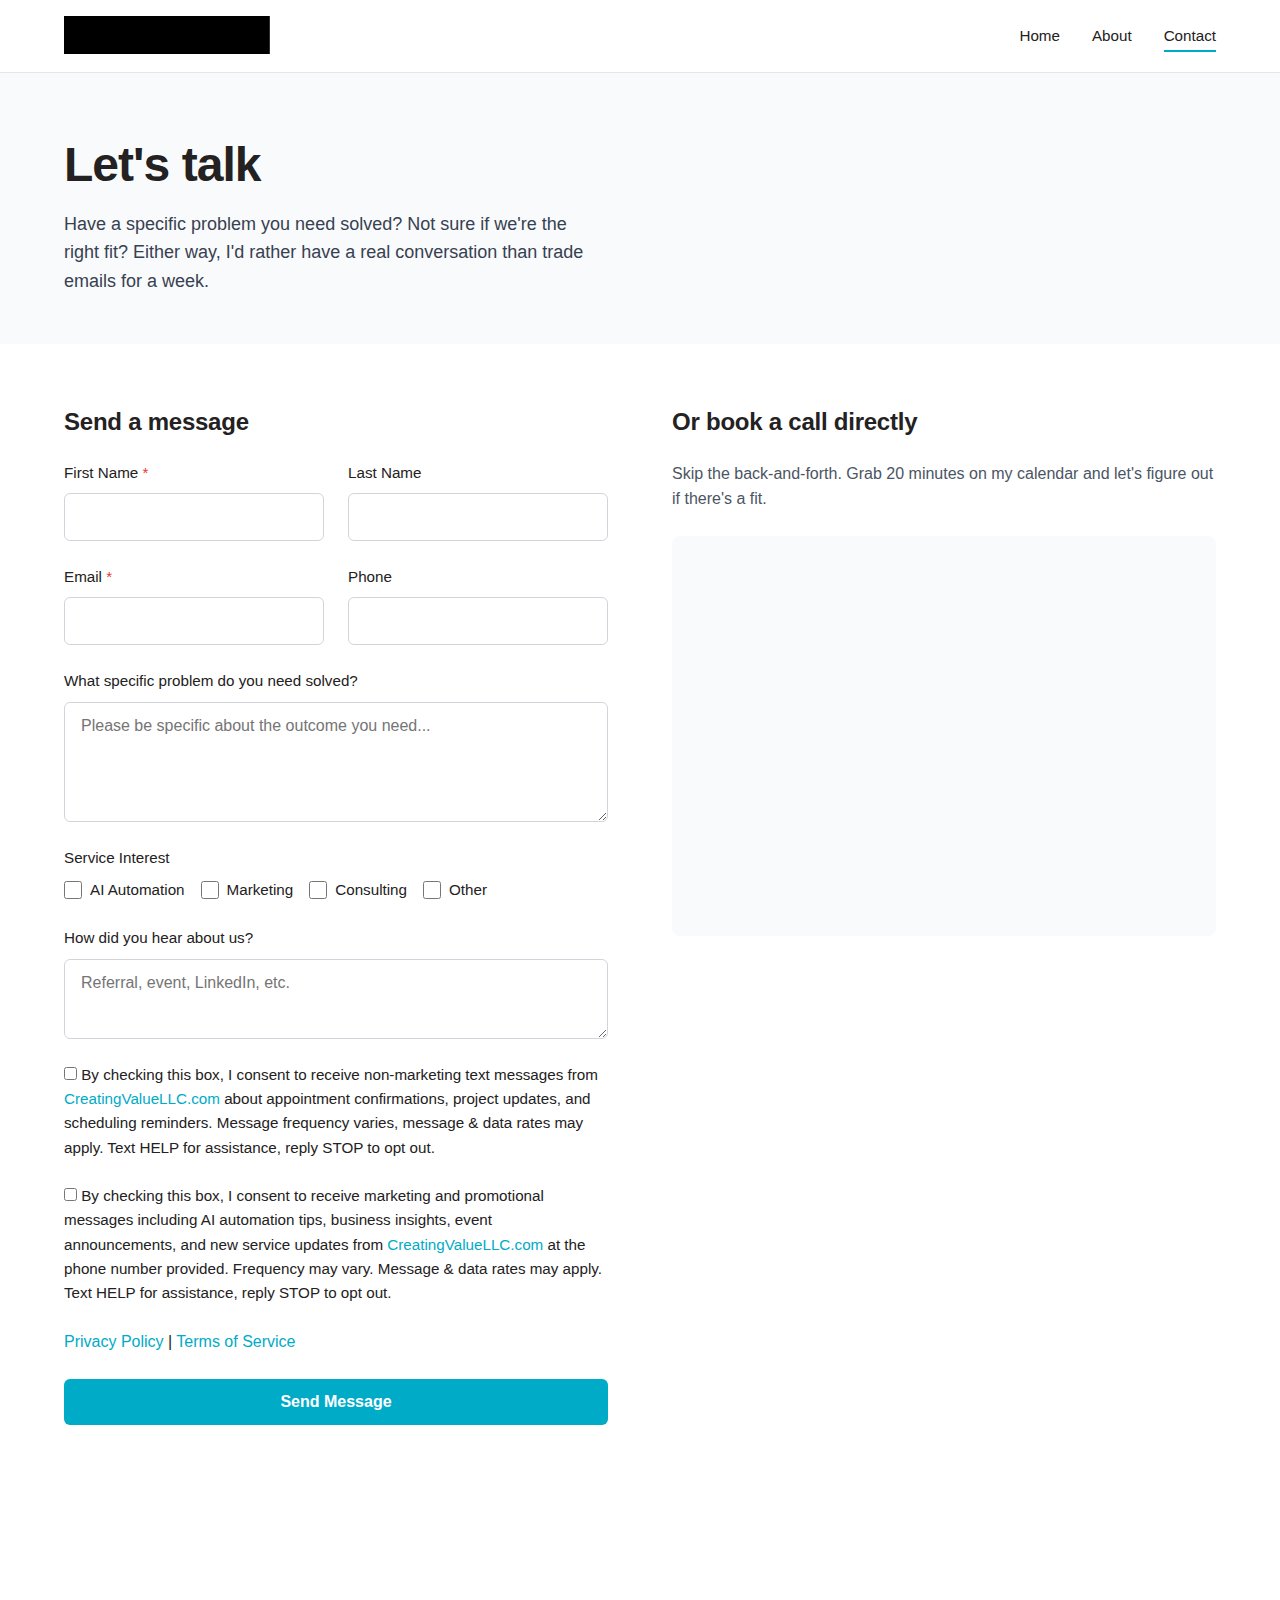
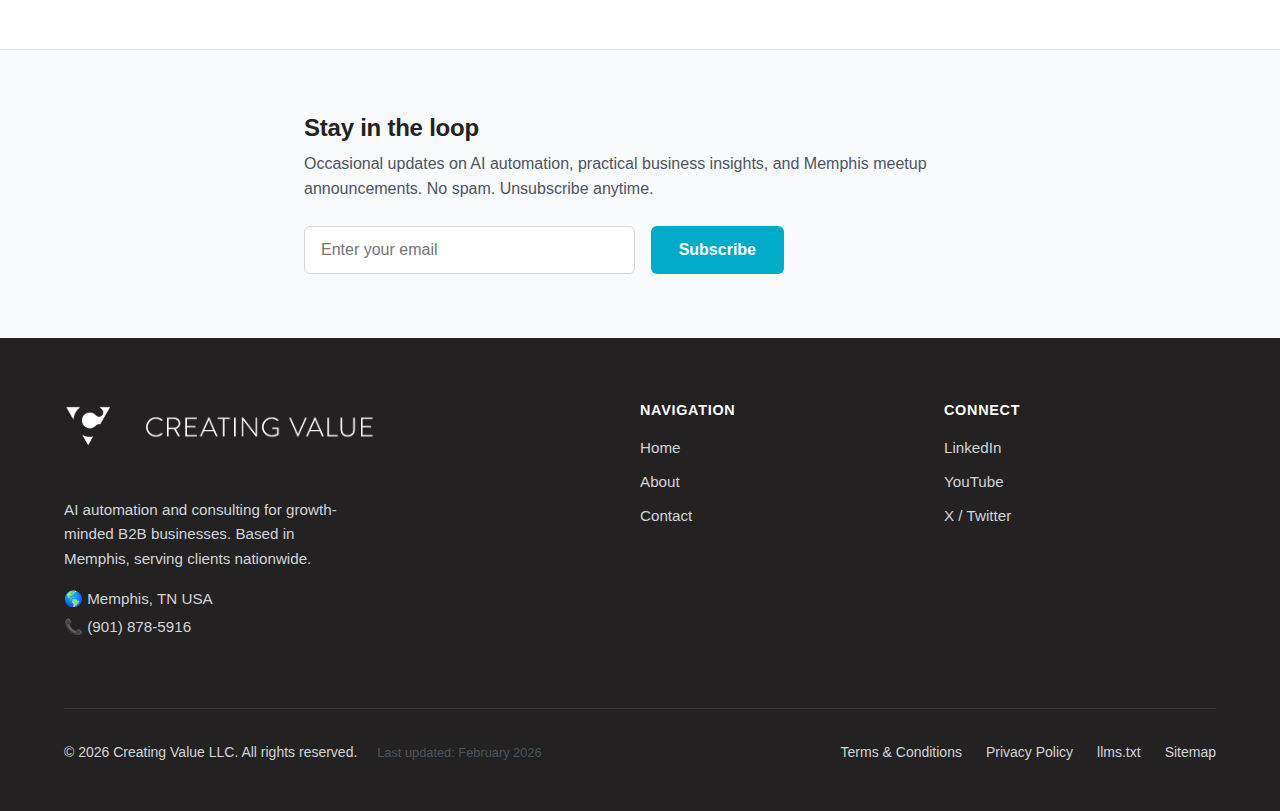
<file: contact.html>
<!DOCTYPE html>
<html lang="en">
<head>
    <meta charset="UTF-8">
    <meta name="viewport" content="width=device-width, initial-scale=1.0">
    <link rel="canonical" href="https://www.creatingvaluellc.com/contact">
    <title>Contact | Creating Value LLC</title>
    <meta name="description" content="Get in touch with Creating Value LLC. Send a message or book a 20-minute discovery call to discuss your AI automation needs.">
    
    <!-- Open Graph -->
    <meta property="og:title" content="Contact | Creating Value LLC">
    <meta property="og:description" content="Get in touch or book a discovery call to discuss your AI automation needs.">
    <meta property="og:image" content="https://www.creatingvaluellc.com/images/og-image.png">
    <meta property="og:image:width" content="1200">
    <meta property="og:image:height" content="630">
    <meta property="og:url" content="https://www.creatingvaluellc.com/contact">
    <meta property="og:type" content="website">
    
    <!-- Twitter Card -->
    <meta name="twitter:card" content="summary_large_image">
    <meta name="twitter:site" content="@createvaluenow">
    
    <!-- Favicon -->
    <link rel="icon" type="image/png" href="/images/CVMARK_black.png">
    
    <!-- Stylesheet -->
    <link rel="stylesheet" href="/styles.css">
    
    <!-- Schema.org JSON-LD -->
    <script type="application/ld+json">
    {
        "@context": "https://schema.org",
        "@type": "BreadcrumbList",
        "itemListElement": [
            {
                "@type": "ListItem",
                "position": 1,
                "name": "Home",
                "item": "https://www.creatingvaluellc.com"
            },
            {
                "@type": "ListItem",
                "position": 2,
                "name": "Contact",
                "item": "https://www.creatingvaluellc.com/contact"
            }
        ]
    }
    </script>
</head>
<body>
    <!-- Header -->
    <header class="header" id="header">
        <div class="container">
            <div class="header__inner">
                <a href="/" class="header__logo">
                    <img src="/images/CV_logotype_black.png" alt="Creating Value LLC">
                </a>
                
                <nav class="nav">
                    <ul class="nav__list">
                        <li><a href="/" class="nav__link">Home</a></li>
                        <li><a href="/about" class="nav__link">About</a></li>
                        <li><a href="/contact" class="nav__link nav__link--active">Contact</a></li>
                    </ul>
                </nav>
                
                <button class="menu-toggle" id="menu-toggle" aria-label="Toggle menu">
                    <span></span>
                    <span></span>
                    <span></span>
                </button>
            </div>
        </div>
    </header>
    
    <!-- Mobile Navigation -->
    <nav class="mobile-nav" id="mobile-nav">
        <ul class="mobile-nav__list">
            <li><a href="/" class="mobile-nav__link">Home</a></li>
            <li><a href="/about" class="mobile-nav__link">About</a></li>
            <li><a href="/contact" class="mobile-nav__link">Contact</a></li>
        </ul>
    </nav>

    <!-- Contact Hero -->
    <section class="contact-hero">
        <div class="container">
            <h1>Let's talk</h1>
            <p>Have a specific problem you need solved? Not sure if we're the right fit? Either way, I'd rather have a real conversation than trade emails for a week.</p>
        </div>
    </section>

    <!-- Contact Grid -->
    <section class="section" style="padding-top: 0;">
        <div class="container">
            <div class="contact-grid">
                <!-- Contact Form -->
                <div class="contact-form-section">
                    <h2>Send a message</h2>
                    
                    <form id="contact-form" class="form">
                        <div class="form-row">
                            <div class="form-group">
                                <label for="first_name">First Name <span class="required">*</span></label>
                                <input type="text" id="first_name" name="first_name" required>
                            </div>
                            <div class="form-group">
                                <label for="last_name">Last Name</label>
                                <input type="text" id="last_name" name="last_name">
                            </div>
                        </div>
                        
                        <div class="form-row">
                            <div class="form-group">
                                <label for="email">Email <span class="required">*</span></label>
                                <input type="email" id="email" name="email" required>
                            </div>
                            <div class="form-group">
                                <label for="phone">Phone</label>
                                <input type="tel" id="phone" name="phone">
                            </div>
                        </div>
                        
                        <div class="form-group">
                            <label for="problem_to_solve">What specific problem do you need solved?</label>
                            <textarea id="problem_to_solve" name="problem_to_solve" placeholder="Please be specific about the outcome you need..."></textarea>
                        </div>
                        
                        <div class="form-group">
                            <label>Service Interest</label>
                            <div class="checkbox-group">
                                <label class="checkbox-label">
                                    <input type="checkbox" name="service_interest" value="AI Automation">
                                    <span>AI Automation</span>
                                </label>
                                <label class="checkbox-label">
                                    <input type="checkbox" name="service_interest" value="Marketing">
                                    <span>Marketing</span>
                                </label>
                                <label class="checkbox-label">
                                    <input type="checkbox" name="service_interest" value="Consulting">
                                    <span>Consulting</span>
                                </label>
                                <label class="checkbox-label">
                                    <input type="checkbox" name="service_interest" value="Other">
                                    <span>Other</span>
                                </label>
                            </div>
                        </div>
                        
                        <div class="form-group">
                            <label for="referral_source">How did you hear about us?</label>
                            <textarea id="referral_source" name="referral_source" placeholder="Referral, event, LinkedIn, etc." style="min-height: 80px;"></textarea>
                        </div>

                        <!-- SMS Consent Opt-Ins -->
                        <div class="form-group consent-group">
                            <label class="consent-label">
                                <input type="checkbox" id="consent_nonmarketing" name="terms_and_conditions" value="non_marketing_consent">
                                <span class="consent-text">By checking this box, I consent to receive non-marketing text messages from <a href="https://www.creatingvaluellc.com" target="_blank" rel="noopener noreferrer">CreatingValueLLC.com</a> about appointment confirmations, project updates, and scheduling reminders. Message frequency varies, message &amp; data rates may apply. Text HELP for assistance, reply STOP to opt out.</span>
                            </label>
                        </div>

                        <div class="form-group consent-group">
                            <label class="consent-label">
                                <input type="checkbox" id="consent_marketing" name="terms_and_conditions" value="marketing_consent">
                                <span class="consent-text">By checking this box, I consent to receive marketing and promotional messages including AI automation tips, business insights, event announcements, and new service updates from <a href="https://www.creatingvaluellc.com" target="_blank" rel="noopener noreferrer">CreatingValueLLC.com</a> at the phone number provided. Frequency may vary. Message &amp; data rates may apply. Text HELP for assistance, reply STOP to opt out.</span>
                            </label>
                        </div>

                        <div class="consent-links">
                            <a href="/privacy" target="_blank">Privacy Policy</a> | <a href="/terms" target="_blank">Terms of Service</a>
                        </div>
                        
                        <div id="form-error" class="form-error" style="display: none;"></div>
                        
                        <button type="submit" id="submit-btn" class="btn btn--primary" style="width: 100%;">Send Message</button>
                    </form>
                    
                    <div id="form-success" class="form-success" style="display: none;">
                        <h3>Thanks!</h3>
                        <p>Your message has been received. I'll be in touch soon.</p>
                    </div>
                </div>
                
                <!-- TidyCal -->
                <div class="contact-calendar-section">
                    <h2>Or book a call directly</h2>
                    <p style="color: var(--gray-600); margin-bottom: var(--space-md);">Skip the back-and-forth. Grab 20 minutes on my calendar and let's figure out if there's a fit.</p>
                    
                    <div class="tidycal-container" id="tidycal-container">
                        <div id="tidycal-placeholder" style="text-align: center; padding: 2rem;">
                            <p style="margin-bottom: 1rem; color: var(--gray-600);">Loading calendar...</p>
                            <button onclick="loadTidyCal()" class="btn btn--secondary" style="font-size: 0.9rem;">Click to load calendar</button>
                        </div>
                        <div class="tidycal-embed" data-path="creatingvalue/20-minute-discovery-call-general" id="tidycal-widget" style="display: none;"></div>
                    </div>
                </div>
            </div>
        </div>
    </section>

    <!-- Newsletter Section -->
    <section class="newsletter">
        <div class="container container--narrow">
            <h2>Stay in the loop</h2>
            <p>Occasional updates on AI automation, practical business insights, and Memphis meetup announcements. No spam. Unsubscribe anytime.</p>
            
            <form id="newsletter-form" class="newsletter-form">
                <input type="email" id="newsletter-email" placeholder="Enter your email" required>
                <button type="submit" id="newsletter-btn" class="btn btn--primary">Subscribe</button>
            </form>
            
            <div id="newsletter-success" style="display: none; margin-top: var(--space-sm); color: #2e7d32;">
                ✓ You're subscribed! Thanks for joining.
            </div>
            <div id="newsletter-error" style="display: none; margin-top: var(--space-sm); color: #c62828;"></div>
        </div>
    </section>

    <!-- Footer -->
    <footer class="footer">
        <div class="container">
            <div class="footer__grid">
                <div class="footer__brand">
                    <div class="footer__logo-group">
                        <img src="/images/CVMARK_white.png" alt="" class="footer__mark">
                        <img src="/images/CV_logotype_white.png" alt="Creating Value" class="footer__logotype">
                    </div>
                    <p>AI automation and consulting for growth-minded B2B businesses. Based in Memphis, serving clients nationwide.</p>
                    <p class="footer__contact">🌎 Memphis, TN USA</p>
                    <p class="footer__contact">📞 <a href="tel:+19018785916">(901) 878-5916</a></p>
                </div>
                
                <div class="footer__nav">
                    <h4>Navigation</h4>
                    <ul>
                        <li><a href="/">Home</a></li>
                        <li><a href="/about">About</a></li>
                        <li><a href="/contact">Contact</a></li>
                    </ul>
                </div>
                
                <div class="footer__nav">
                    <h4>Connect</h4>
                    <ul>
                        <li><a href="https://www.linkedin.com/in/scottfinney/" target="_blank" rel="noopener">LinkedIn</a></li>
                        <li><a href="https://www.youtube.com/@CreatingValueLLCMemphis" target="_blank" rel="noopener">YouTube</a></li>
                        <li><a href="https://x.com/createvaluenow" target="_blank" rel="noopener">X / Twitter</a></li>
                    </ul>
                </div>
            </div>
            
            <div class="footer__bottom">
                <p>&copy; 2026 Creating Value LLC. All rights reserved. <span class="footer__updated">Last updated: February 2026</span></p>
                <div class="footer__legal">
                    <a href="/terms">Terms & Conditions</a>
                    <a href="/privacy">Privacy Policy</a>
                    <a href="/llms.txt">llms.txt</a>
                    <a href="/sitemap.xml">Sitemap</a>
                </div>
            </div>
        </div>
    </footer>

    <!-- Mobile Menu Script -->
    <script>
        const menuToggle = document.getElementById('menu-toggle');
        const mobileNav = document.getElementById('mobile-nav');
        
        menuToggle.addEventListener('click', function() {
            this.classList.toggle('active');
            mobileNav.classList.toggle('active');
            document.body.style.overflow = mobileNav.classList.contains('active') ? 'hidden' : '';
        });
        
        const header = document.getElementById('header');
        window.addEventListener('scroll', function() {
            if (window.scrollY > 50) {
                header.classList.add('header--scrolled');
            } else {
                header.classList.remove('header--scrolled');
            }
        });
    </script>

    <!-- Contact Form Script -->
    <script>
        document.getElementById('contact-form').addEventListener('submit', async function(e) {
            e.preventDefault();

            const btn = document.getElementById('submit-btn');
            const errorDiv = document.getElementById('form-error');
            errorDiv.style.display = 'none';

            const firstName = document.getElementById('first_name').value.trim();
            const lastName = document.getElementById('last_name').value.trim();
            const email = document.getElementById('email').value.trim();
            const phone = document.getElementById('phone').value.trim();
            const problemToSolve = document.getElementById('problem_to_solve').value.trim();
            const referralSource = document.getElementById('referral_source').value.trim();
            
            const serviceInterestCheckboxes = document.querySelectorAll('input[name="service_interest"]:checked');
            const serviceInterestValues = Array.from(serviceInterestCheckboxes).map(cb => cb.value);
            const serviceInterest = serviceInterestValues.join(', ');

            // SMS consent opt-ins
            const consentNonMarketing = document.getElementById('consent_nonmarketing').checked;
            const consentMarketing = document.getElementById('consent_marketing').checked;

            if (!firstName || !email) {
                errorDiv.textContent = 'Please fill in all required fields.';
                errorDiv.style.display = 'block';
                return;
            }

            btn.disabled = true;
            btn.textContent = 'Sending...';

            // Build tags dynamically based on consent
            const tags = ['CVLLC-Website-Lead', 'CVLLC-Contact'];
            if (consentNonMarketing) tags.push('CVLLC-SMS-NonMarketing');
            if (consentMarketing) tags.push('CVLLC-SMS-Marketing');

            const formData = {
                first_name: firstName,
                last_name: lastName,
                email: email,
                phone: phone,
                source: 'CreatingValue Website - Contact Form',
                tags: tags,
                customFields: [
                    { id: 'kWx58y9s3hO3XElQnjlr', field_value: problemToSolve },
                    { id: '8w6Mp0B593OCErOkJijr', field_value: serviceInterest },
                    { id: 'A5FS2khTVkFLogT0uhpD', field_value: referralSource },
                    { id: 'qyjfcJ8GAxnHGLAFsu4u', field_value: window.location.pathname }
                ]
            };

            try {
                const response = await fetch('/api/submit', {
                    method: 'POST',
                    headers: { 'Content-Type': 'application/json' },
                    body: JSON.stringify(formData)
                });

                const result = await response.json();

                if (result.success) {
                    document.getElementById('contact-form').style.display = 'none';
                    document.getElementById('form-success').style.display = 'block';

                    if (typeof clicky !== 'undefined') {
                        clicky.goal('cvllc_contact_form');
                    }
                } else {
                    throw new Error(result.error || 'Submission failed');
                }
            } catch (error) {
                errorDiv.textContent = 'Something went wrong. Please try again.';
                errorDiv.style.display = 'block';
                btn.disabled = false;
                btn.textContent = 'Send Message';
            }
        });

        // Newsletter Form
        document.getElementById('newsletter-form').addEventListener('submit', async function(e) {
            e.preventDefault();

            const btn = document.getElementById('newsletter-btn');
            const email = document.getElementById('newsletter-email').value.trim();
            const errorDiv = document.getElementById('newsletter-error');
            const successDiv = document.getElementById('newsletter-success');
            
            errorDiv.style.display = 'none';
            successDiv.style.display = 'none';

            if (!email) {
                errorDiv.textContent = 'Please enter your email.';
                errorDiv.style.display = 'block';
                return;
            }

            btn.disabled = true;
            btn.textContent = 'Subscribing...';

            const formData = {
                first_name: 'Newsletter',
                email: email,
                source: 'CreatingValue Website - Newsletter',
                tags: ['CVLLC-Website-Lead', 'CVLLC-Newsletter'],
                customFields: [
                    { id: 'qyjfcJ8GAxnHGLAFsu4u', field_value: window.location.pathname }
                ]
            };

            try {
                const response = await fetch('/api/submit', {
                    method: 'POST',
                    headers: { 'Content-Type': 'application/json' },
                    body: JSON.stringify(formData)
                });

                const result = await response.json();

                if (result.success) {
                    document.getElementById('newsletter-form').style.display = 'none';
                    successDiv.style.display = 'block';

                    if (typeof clicky !== 'undefined') {
                        clicky.goal('cvllc_newsletter');
                    }
                } else {
                    throw new Error(result.error || 'Subscription failed');
                }
            } catch (error) {
                errorDiv.textContent = 'Something went wrong. Please try again.';
                errorDiv.style.display = 'block';
                btn.disabled = false;
                btn.textContent = 'Subscribe';
            }
        });
    </script>

    <!-- TidyCal (lazy-loaded for performance) -->
    <script>
        var tidyCalLoaded = false;
        
        function loadTidyCal() {
            if (tidyCalLoaded) return;
            tidyCalLoaded = true;
            
            document.getElementById('tidycal-placeholder').style.display = 'none';
            document.getElementById('tidycal-widget').style.display = 'block';
            
            var s = document.createElement('script');
            s.src = 'https://asset-tidycal.b-cdn.net/js/embed.js';
            s.async = true;
            document.body.appendChild(s);
        }
        
        // Load TidyCal when user scrolls near it (IntersectionObserver)
        if ('IntersectionObserver' in window) {
            var observer = new IntersectionObserver(function(entries) {
                if (entries[0].isIntersecting) {
                    loadTidyCal();
                    observer.disconnect();
                }
            }, { rootMargin: '200px' });
            
            var container = document.getElementById('tidycal-container');
            if (container) observer.observe(container);
        } else {
            // Fallback: load after 5 seconds for older browsers
            setTimeout(loadTidyCal, 5000);
        }
    </script>

    <!-- Google Analytics GA4 (zero perf impact) -->
    <script>
        function _ga4(){
            var m='G-9Y9MRT5LPJ',c=localStorage.getItem('_ga_cid');
            if(!c){c=Math.random().toString(36).substr(2)+Date.now().toString(36);localStorage.setItem('_ga_cid',c);}
            navigator.sendBeacon('https://www.google-analytics.com/g/collect?v=2&tid='+m+'&cid='+c+'&sid='+Date.now()+'&dl='+encodeURIComponent(location.href)+'&dt='+encodeURIComponent(document.title)+'&dr='+encodeURIComponent(document.referrer)+'&en=page_view');
        }
        if('requestIdleCallback' in window){requestIdleCallback(function(){setTimeout(_ga4,3000)});}
        else{window.addEventListener('load',function(){setTimeout(_ga4,5000)});}
    </script>

    <!-- Clicky Analytics (deferred) -->
    <script>
        window.addEventListener('load', function() {
            var s = document.createElement('script');
            s.src = '//static.getclicky.com/101462603.js';
            s.async = true;
            document.body.appendChild(s);
        });
    </script>
    <noscript><p><img alt="Clicky" width="1" height="1" src="//in.getclicky.com/101462603ns.gif" /></p></noscript>
</body>
</html>
</file>
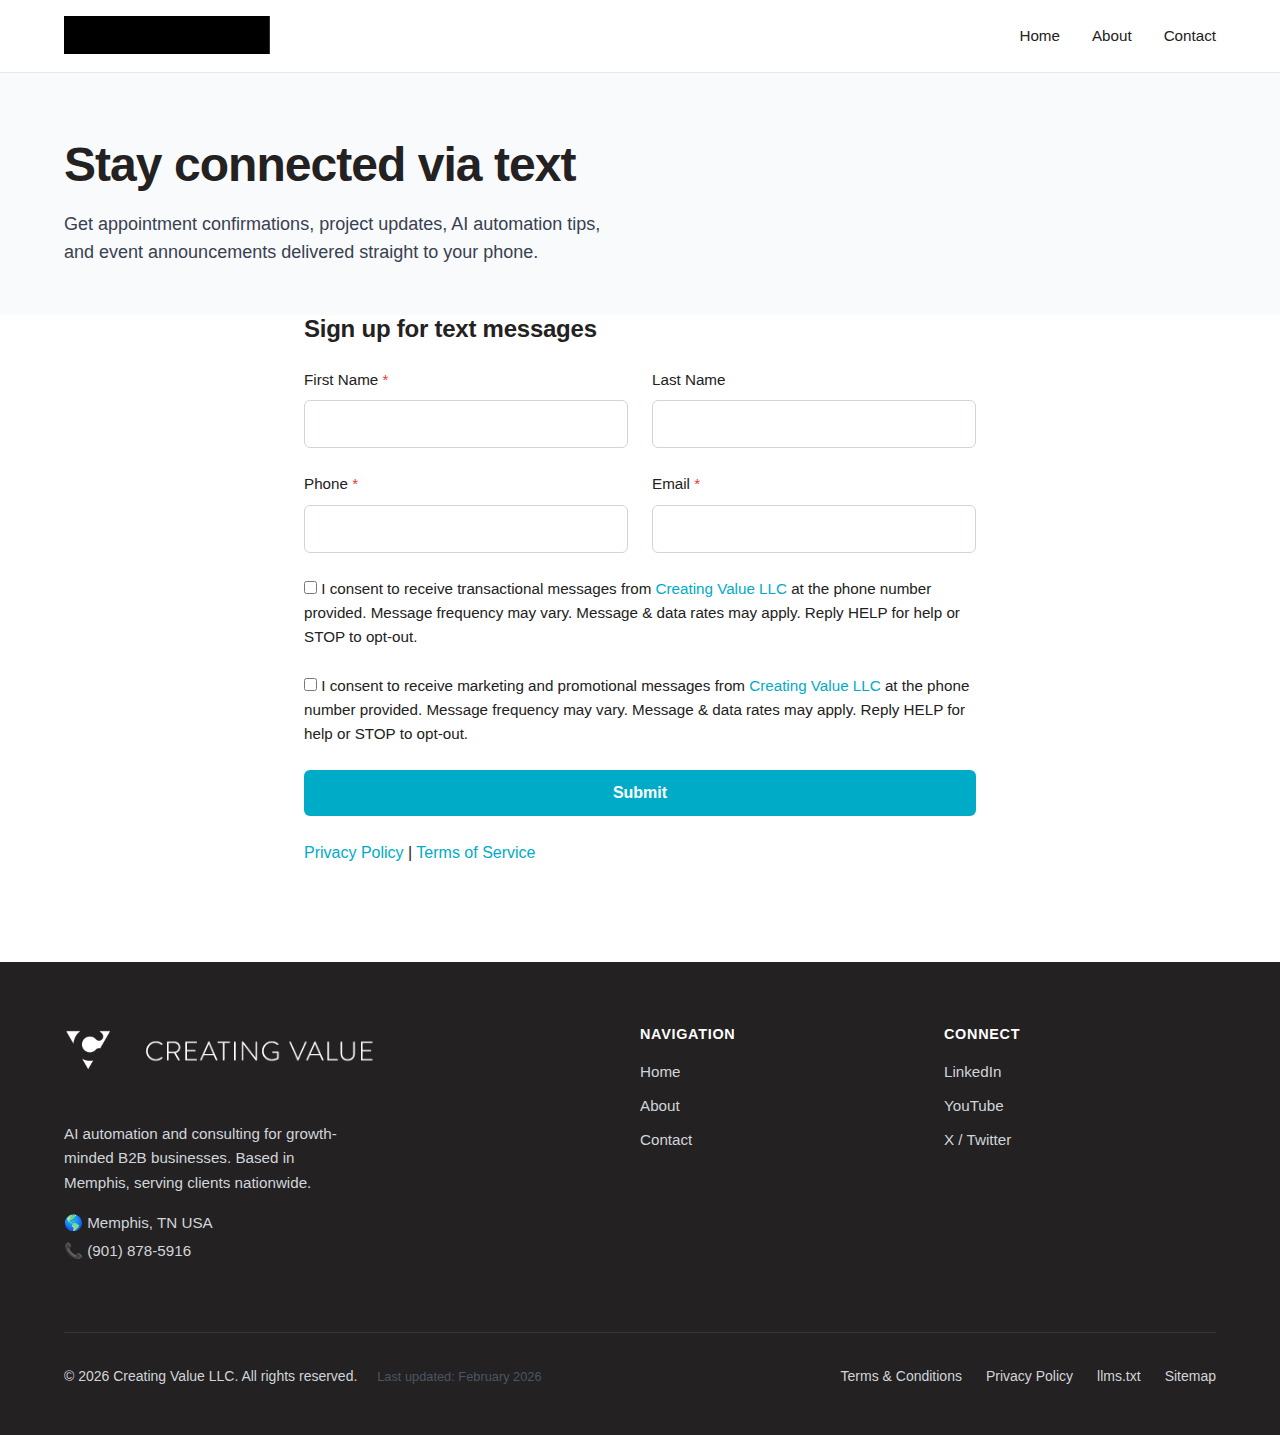
<file: optin.html>
<!DOCTYPE html>
<html lang="en">
<head>
    <meta charset="UTF-8">
    <meta name="viewport" content="width=device-width, initial-scale=1.0">
    <link rel="canonical" href="https://www.creatingvaluellc.com/optin">
    <title>SMS Opt-In | Creating Value LLC</title>
    <meta name="description" content="Sign up to receive text messages from Creating Value LLC — appointment confirmations, project updates, AI automation tips, and event announcements.">
    
    <!-- Open Graph -->
    <meta property="og:title" content="SMS Opt-In | Creating Value LLC">
    <meta property="og:description" content="Sign up to receive text messages from Creating Value LLC.">
    <meta property="og:image" content="https://www.creatingvaluellc.com/images/og-image.png">
    <meta property="og:image:width" content="1200">
    <meta property="og:image:height" content="630">
    <meta property="og:url" content="https://www.creatingvaluellc.com/optin">
    <meta property="og:type" content="website">
    
    <!-- Twitter Card -->
    <meta name="twitter:card" content="summary_large_image">
    <meta name="twitter:site" content="@createvaluenow">
    
    <!-- Favicon -->
    <link rel="icon" type="image/png" href="/images/CVMARK_black.png">
    
    <!-- Stylesheet -->
    <link rel="stylesheet" href="/styles.css">
    
    <!-- Schema.org JSON-LD -->
    <script type="application/ld+json">
    {
        "@context": "https://schema.org",
        "@type": "BreadcrumbList",
        "itemListElement": [
            {
                "@type": "ListItem",
                "position": 1,
                "name": "Home",
                "item": "https://www.creatingvaluellc.com"
            },
            {
                "@type": "ListItem",
                "position": 2,
                "name": "SMS Opt-In",
                "item": "https://www.creatingvaluellc.com/optin"
            }
        ]
    }
    </script>
</head>
<body>
    <!-- Header -->
    <header class="header" id="header">
        <div class="container">
            <div class="header__inner">
                <a href="/" class="header__logo">
                    <img src="/images/CV_logotype_black.png" alt="Creating Value LLC">
                </a>
                
                <nav class="nav">
                    <ul class="nav__list">
                        <li><a href="/" class="nav__link">Home</a></li>
                        <li><a href="/about" class="nav__link">About</a></li>
                        <li><a href="/contact" class="nav__link">Contact</a></li>
                    </ul>
                </nav>
                
                <button class="menu-toggle" id="menu-toggle" aria-label="Toggle menu">
                    <span></span>
                    <span></span>
                    <span></span>
                </button>
            </div>
        </div>
    </header>
    
    <!-- Mobile Navigation -->
    <nav class="mobile-nav" id="mobile-nav">
        <ul class="mobile-nav__list">
            <li><a href="/" class="mobile-nav__link">Home</a></li>
            <li><a href="/about" class="mobile-nav__link">About</a></li>
            <li><a href="/contact" class="mobile-nav__link">Contact</a></li>
        </ul>
    </nav>

    <!-- Opt-In Hero -->
    <section class="contact-hero">
        <div class="container">
            <h1>Stay connected via text</h1>
            <p>Get appointment confirmations, project updates, AI automation tips, and event announcements delivered straight to your phone.</p>
        </div>
    </section>

    <!-- Opt-In Form -->
    <section class="section" style="padding-top: 0;">
        <div class="container container--narrow">
            <div class="contact-form-section">
                <h2>Sign up for text messages</h2>
                
                <form id="optin-form" class="form">
                    <div class="form-row">
                        <div class="form-group">
                            <label for="first_name">First Name <span class="required">*</span></label>
                            <input type="text" id="first_name" name="first_name" required>
                        </div>
                        <div class="form-group">
                            <label for="last_name">Last Name</label>
                            <input type="text" id="last_name" name="last_name">
                        </div>
                    </div>
                    
                    <div class="form-row">
                        <div class="form-group">
                            <label for="phone">Phone <span class="required">*</span></label>
                            <input type="tel" id="phone" name="phone" required>
                        </div>
                        <div class="form-group">
                            <label for="email">Email <span class="required">*</span></label>
                            <input type="email" id="email" name="email" required>
                        </div>
                    </div>

                    <!-- Non-Marketing SMS Consent — CANNOT be required per A2P compliance -->
                    <div class="form-group consent-group">
                        <label class="consent-label">
                            <input type="checkbox" id="consent_nonmarketing" name="terms_and_conditions" value="non_marketing_consent">
                            <span class="consent-text">I consent to receive transactional messages from <a href="https://www.creatingvaluellc.com" target="_blank" rel="noopener noreferrer">Creating Value LLC</a> at the phone number provided. Message frequency may vary. Message &amp; data rates may apply. Reply HELP for help or STOP to opt-out.</span>
                        </label>
                    </div>

                    <!-- Marketing SMS Consent — CANNOT be required per A2P compliance -->
                    <div class="form-group consent-group">
                        <label class="consent-label">
                            <input type="checkbox" id="consent_marketing" name="terms_and_conditions" value="marketing_consent">
                            <span class="consent-text">I consent to receive marketing and promotional messages from <a href="https://www.creatingvaluellc.com" target="_blank" rel="noopener noreferrer">Creating Value LLC</a> at the phone number provided. Message frequency may vary. Message &amp; data rates may apply. Reply HELP for help or STOP to opt-out.</span>
                        </label>
                    </div>
                    
                    <div id="form-error" class="form-error" style="display: none;"></div>
                    
                    <button type="submit" id="submit-btn" class="btn btn--primary" style="width: 100%;">Submit</button>

                    <div class="consent-links">
                        <a href="/privacy" target="_blank">Privacy Policy</a> | <a href="/terms" target="_blank">Terms of Service</a>
                    </div>
                </form>
                
                <div id="form-success" class="form-success" style="display: none;">
                    <h3>You're signed up!</h3>
                    <p>You'll start receiving text messages from Creating Value LLC. Reply STOP at any time to opt out.</p>
                </div>
            </div>
        </div>
    </section>

    <!-- Footer -->
    <footer class="footer">
        <div class="container">
            <div class="footer__grid">
                <div class="footer__brand">
                    <div class="footer__logo-group">
                        <img src="/images/CVMARK_white.png" alt="" class="footer__mark">
                        <img src="/images/CV_logotype_white.png" alt="Creating Value" class="footer__logotype">
                    </div>
                    <p>AI automation and consulting for growth-minded B2B businesses. Based in Memphis, serving clients nationwide.</p>
                    <p class="footer__contact">🌎 Memphis, TN USA</p>
                    <p class="footer__contact">📞 <a href="tel:+19018785916">(901) 878-5916</a></p>
                </div>
                
                <div class="footer__nav">
                    <h4>Navigation</h4>
                    <ul>
                        <li><a href="/">Home</a></li>
                        <li><a href="/about">About</a></li>
                        <li><a href="/contact">Contact</a></li>
                    </ul>
                </div>
                
                <div class="footer__nav">
                    <h4>Connect</h4>
                    <ul>
                        <li><a href="https://www.linkedin.com/in/scottfinney/" target="_blank" rel="noopener">LinkedIn</a></li>
                        <li><a href="https://www.youtube.com/@CreatingValueLLCMemphis" target="_blank" rel="noopener">YouTube</a></li>
                        <li><a href="https://x.com/createvaluenow" target="_blank" rel="noopener">X / Twitter</a></li>
                    </ul>
                </div>
            </div>
            
            <div class="footer__bottom">
                <p>&copy; 2026 Creating Value LLC. All rights reserved. <span class="footer__updated">Last updated: February 2026</span></p>
                <div class="footer__legal">
                    <a href="/terms">Terms & Conditions</a>
                    <a href="/privacy">Privacy Policy</a>
                    <a href="/llms.txt">llms.txt</a>
                    <a href="/sitemap.xml">Sitemap</a>
                </div>
            </div>
        </div>
    </footer>

    <!-- Mobile Menu Script -->
    <script>
        const menuToggle = document.getElementById('menu-toggle');
        const mobileNav = document.getElementById('mobile-nav');
        
        menuToggle.addEventListener('click', function() {
            this.classList.toggle('active');
            mobileNav.classList.toggle('active');
            document.body.style.overflow = mobileNav.classList.contains('active') ? 'hidden' : '';
        });
        
        const header = document.getElementById('header');
        window.addEventListener('scroll', function() {
            if (window.scrollY > 50) {
                header.classList.add('header--scrolled');
            } else {
                header.classList.remove('header--scrolled');
            }
        });
    </script>

    <!-- Opt-In Form Script -->
    <script>
        document.getElementById('optin-form').addEventListener('submit', async function(e) {
            e.preventDefault();

            const btn = document.getElementById('submit-btn');
            const errorDiv = document.getElementById('form-error');
            errorDiv.style.display = 'none';

            const firstName = document.getElementById('first_name').value.trim();
            const lastName = document.getElementById('last_name').value.trim();
            const email = document.getElementById('email').value.trim();
            const phone = document.getElementById('phone').value.trim();

            const consentNonMarketing = document.getElementById('consent_nonmarketing').checked;
            const consentMarketing = document.getElementById('consent_marketing').checked;

            // Only require name, email, phone
            // Checkboxes are NEVER required — cannot block form submission per A2P compliance
            if (!firstName || !email || !phone) {
                errorDiv.textContent = 'Please fill in all required fields.';
                errorDiv.style.display = 'block';
                return;
            }

            btn.disabled = true;
            btn.textContent = 'Submitting...';

            // Build tags dynamically based on consent
            const tags = ['CVLLC-Website-Lead', 'CVLLC-SMS-Optin'];
            if (consentNonMarketing) tags.push('CVLLC-SMS-NonMarketing');
            if (consentMarketing) tags.push('CVLLC-SMS-Marketing');

            const formData = {
                first_name: firstName,
                last_name: lastName,
                email: email,
                phone: phone,
                source: 'CreatingValue Website - SMS Opt-In',
                tags: tags,
                customFields: [
                    { id: 'qyjfcJ8GAxnHGLAFsu4u', field_value: window.location.pathname }
                ]
            };

            try {
                const response = await fetch('/api/submit', {
                    method: 'POST',
                    headers: { 'Content-Type': 'application/json' },
                    body: JSON.stringify(formData)
                });

                const result = await response.json();

                if (result.success) {
                    document.getElementById('optin-form').style.display = 'none';
                    document.getElementById('form-success').style.display = 'block';

                    if (typeof clicky !== 'undefined') {
                        clicky.goal('cvllc_sms_optin');
                    }
                } else {
                    throw new Error(result.error || 'Submission failed');
                }
            } catch (error) {
                errorDiv.textContent = 'Something went wrong. Please try again.';
                errorDiv.style.display = 'block';
                btn.disabled = false;
                btn.textContent = 'Submit';
            }
        });
    </script>

    <!-- Google Analytics GA4 (zero perf impact) -->
    <script>
        function _ga4(){
            var m='G-9Y9MRT5LPJ',c=localStorage.getItem('_ga_cid');
            if(!c){c=Math.random().toString(36).substr(2)+Date.now().toString(36);localStorage.setItem('_ga_cid',c);}
            navigator.sendBeacon('https://www.google-analytics.com/g/collect?v=2&tid='+m+'&cid='+c+'&sid='+Date.now()+'&dl='+encodeURIComponent(location.href)+'&dt='+encodeURIComponent(document.title)+'&dr='+encodeURIComponent(document.referrer)+'&en=page_view');
        }
        if('requestIdleCallback' in window){requestIdleCallback(function(){setTimeout(_ga4,3000)});}
        else{window.addEventListener('load',function(){setTimeout(_ga4,5000)});}
    </script>

    <!-- Clicky Analytics (deferred) -->
    <script>
        window.addEventListener('load', function() {
            var s = document.createElement('script');
            s.src = '//static.getclicky.com/101462603.js';
            s.async = true;
            document.body.appendChild(s);
        });
    </script>
    <noscript><p><img alt="Clicky" width="1" height="1" src="//in.getclicky.com/101462603ns.gif" /></p></noscript>
</body>
</html>
</file>
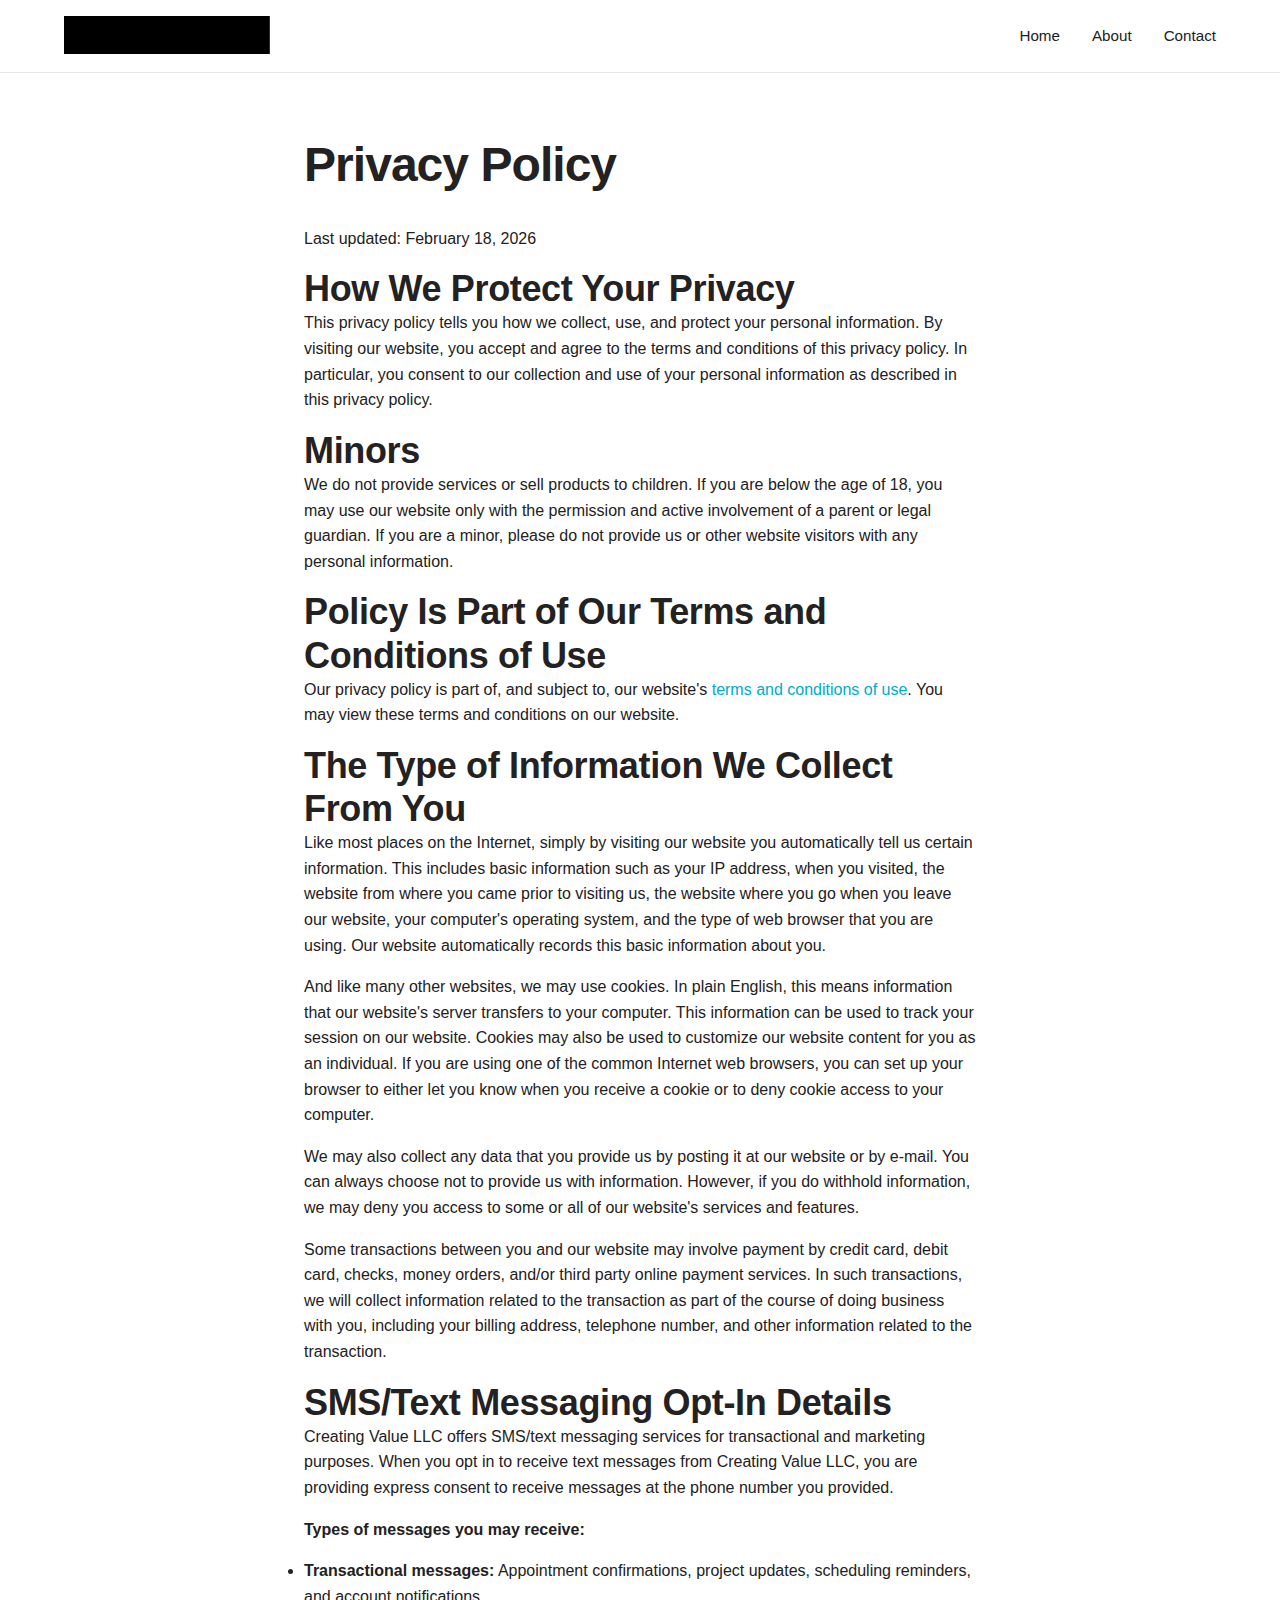
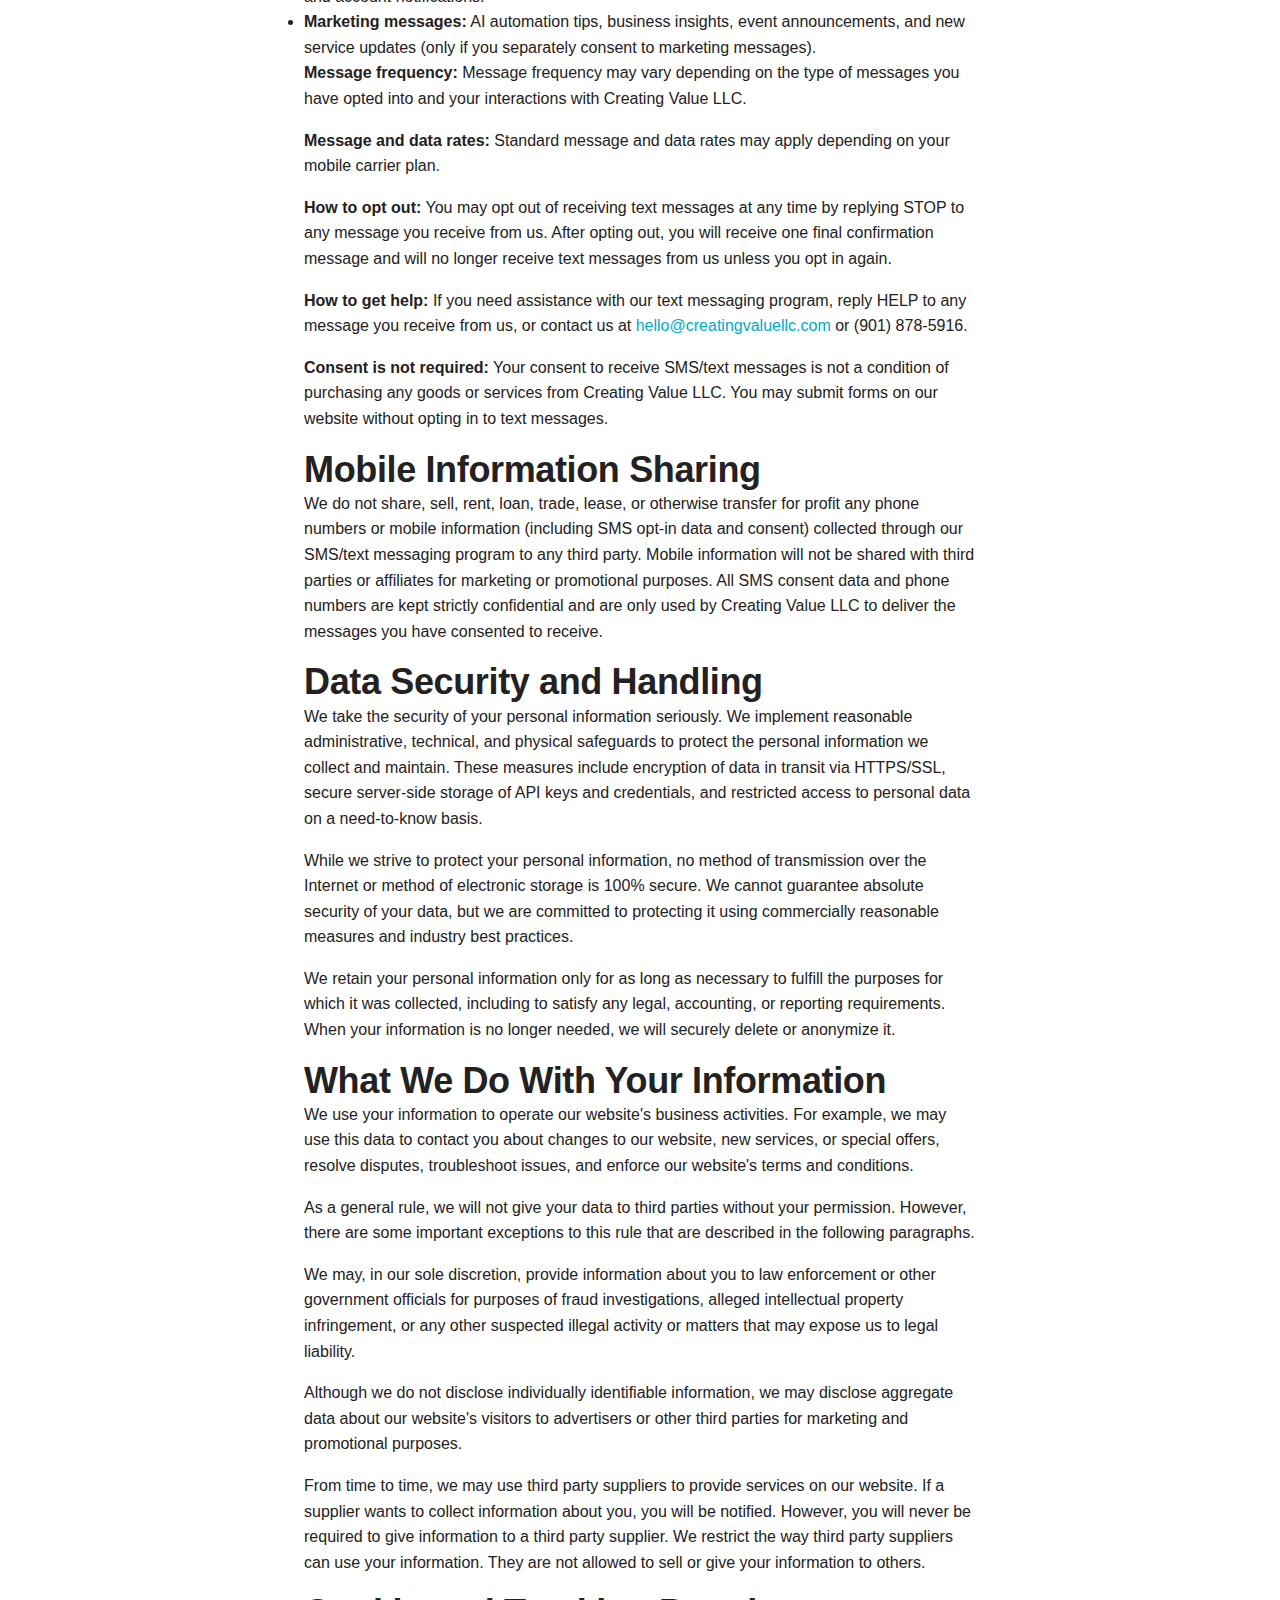
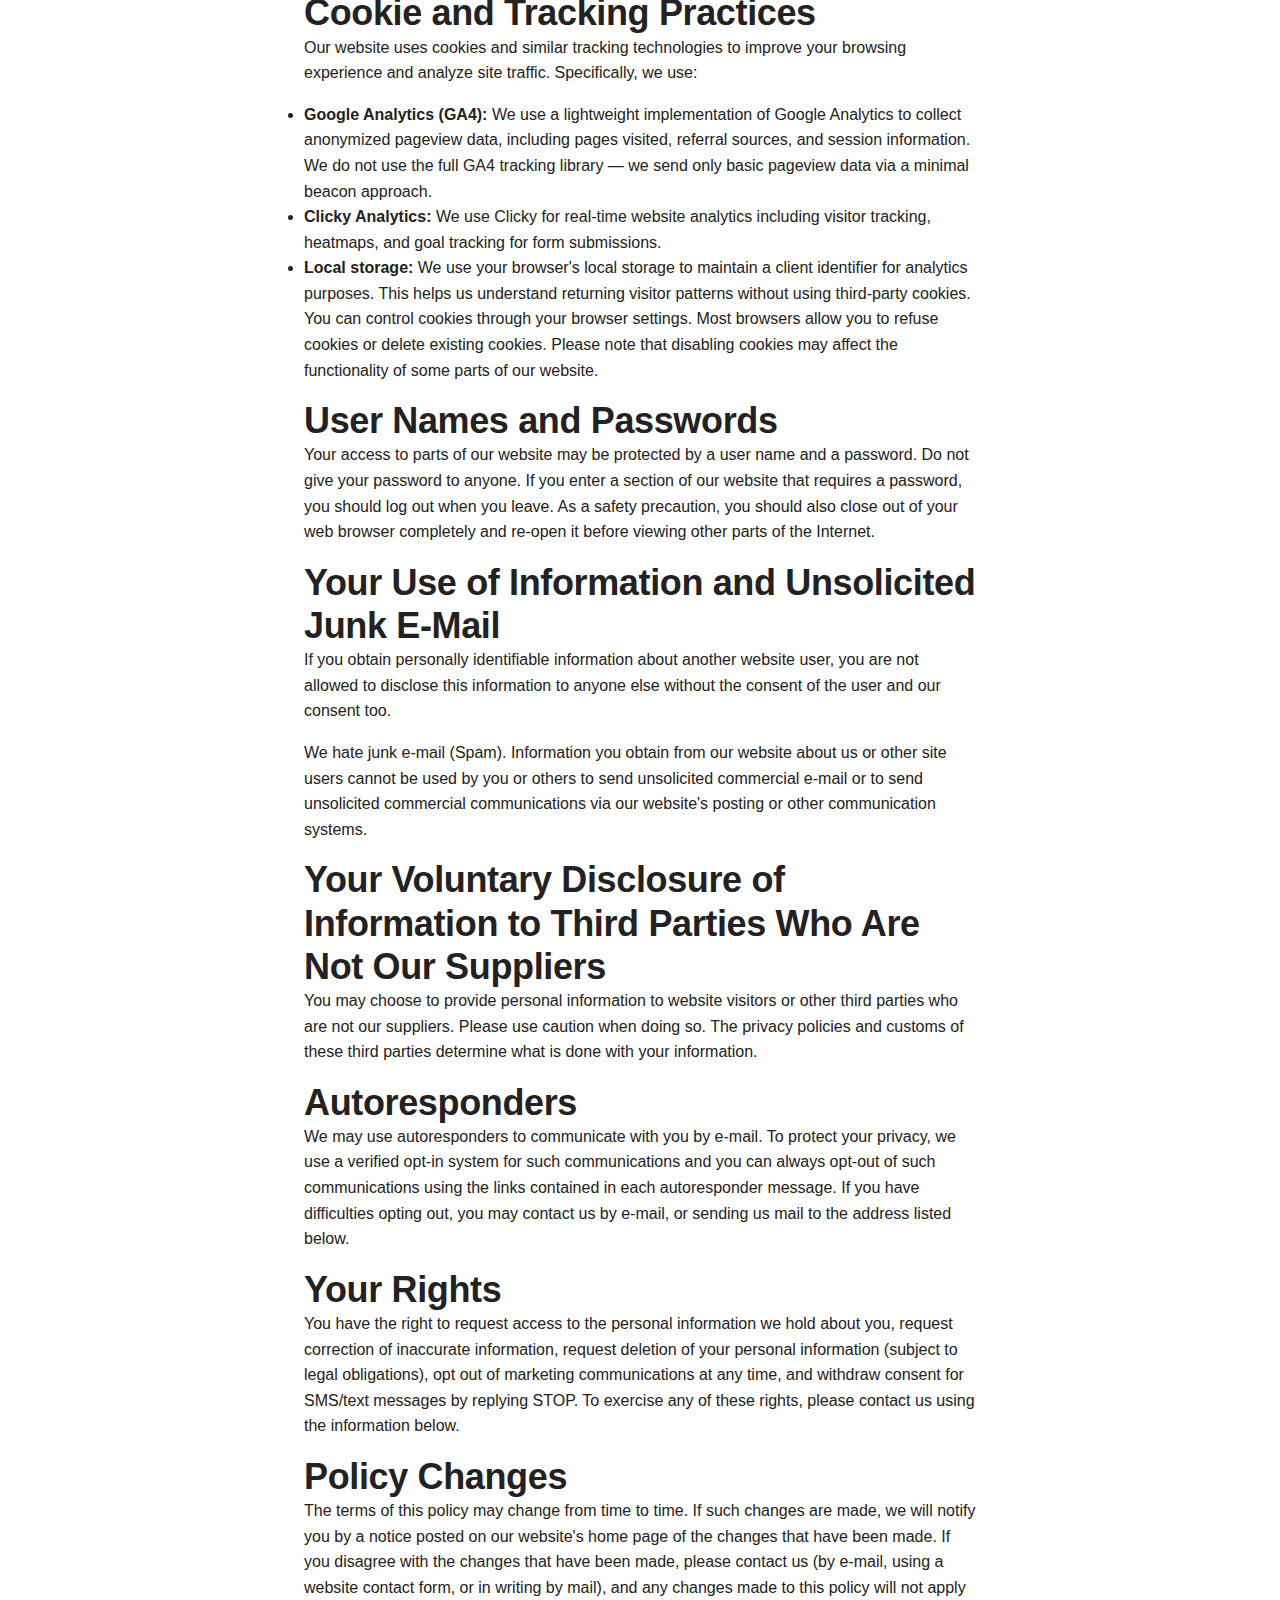
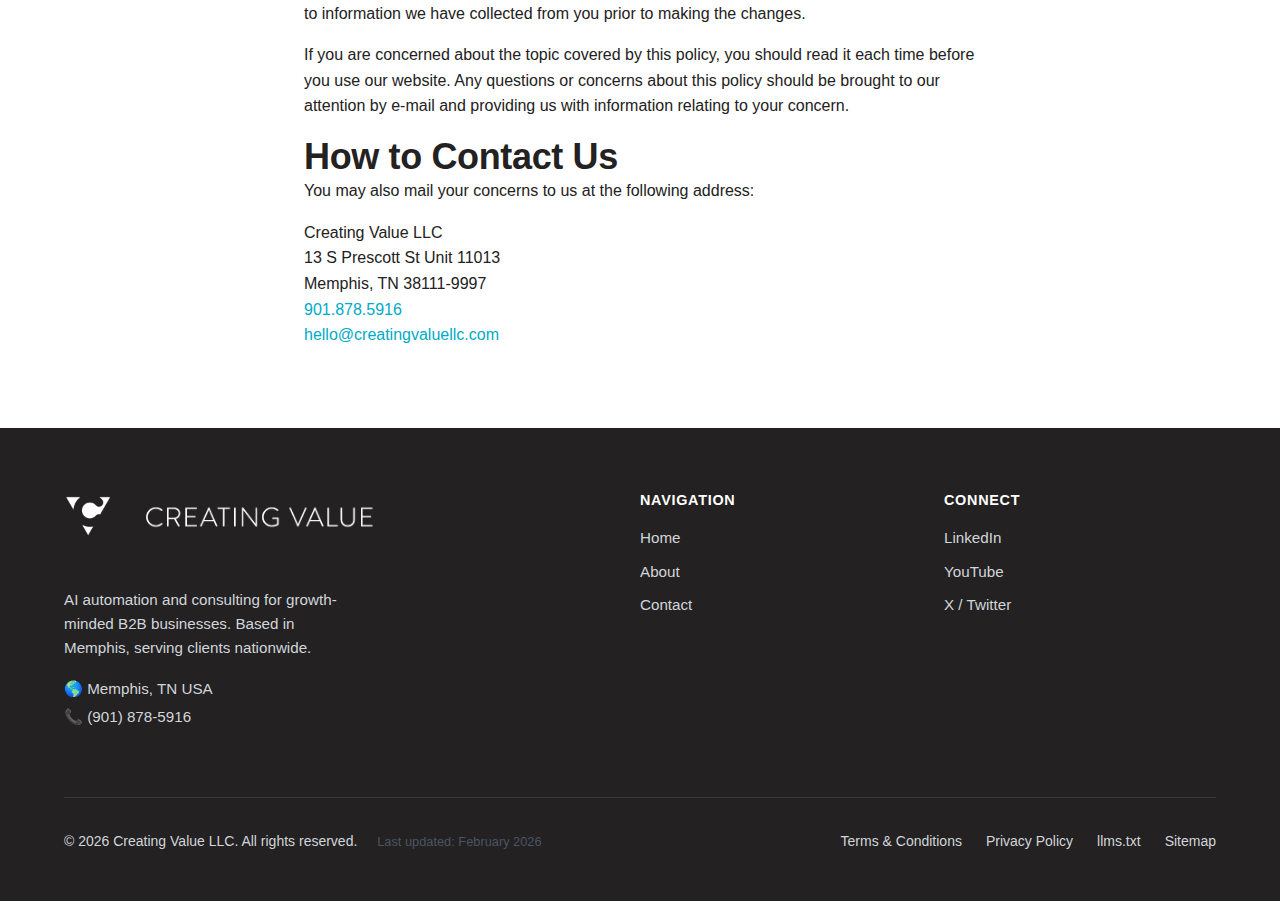
<file: privacy.html>
<!DOCTYPE html>
<html lang="en">
<head>
    <meta charset="UTF-8">
    <meta name="viewport" content="width=device-width, initial-scale=1.0">
    <link rel="canonical" href="https://www.creatingvaluellc.com/privacy">
    <title>Privacy Policy | Creating Value LLC</title>
    <meta name="description" content="Privacy Policy for Creating Value LLC. Learn how we collect, use, and protect your personal information.">
    
    <!-- Open Graph -->
    <meta property="og:title" content="Privacy Policy | Creating Value LLC">
    <meta property="og:description" content="Privacy Policy for Creating Value LLC.">
    <meta property="og:image" content="https://www.creatingvaluellc.com/images/og-image.png">
    <meta property="og:image:width" content="1200">
    <meta property="og:image:height" content="630">
    <meta property="og:url" content="https://www.creatingvaluellc.com/privacy">
    <meta property="og:type" content="website">
    
    <!-- Twitter Card -->
    <meta name="twitter:card" content="summary_large_image">
    <meta name="twitter:site" content="@createvaluenow">
    
    <!-- Favicon -->
    <link rel="icon" type="image/png" href="/images/CVMARK_black.png">
    
    <!-- Stylesheet -->
    <link rel="stylesheet" href="/styles.css">
    
    <!-- Schema.org JSON-LD -->
    <script type="application/ld+json">
    {
        "@context": "https://schema.org",
        "@type": "BreadcrumbList",
        "itemListElement": [
            {
                "@type": "ListItem",
                "position": 1,
                "name": "Home",
                "item": "https://www.creatingvaluellc.com"
            },
            {
                "@type": "ListItem",
                "position": 2,
                "name": "Privacy Policy",
                "item": "https://www.creatingvaluellc.com/privacy"
            }
        ]
    }
    </script>
</head>
<body>
    <!-- Header -->
    <header class="header" id="header">
        <div class="container">
            <div class="header__inner">
                <a href="/" class="header__logo">
                    <img src="/images/CV_logotype_black.png" alt="Creating Value LLC">
                </a>
                
                <nav class="nav">
                    <ul class="nav__list">
                        <li><a href="/" class="nav__link">Home</a></li>
                        <li><a href="/about" class="nav__link">About</a></li>
                        <li><a href="/contact" class="nav__link">Contact</a></li>
                    </ul>
                </nav>
                
                <button class="menu-toggle" id="menu-toggle" aria-label="Toggle menu">
                    <span></span>
                    <span></span>
                    <span></span>
                </button>
            </div>
        </div>
    </header>
    
    <!-- Mobile Navigation -->
    <nav class="mobile-nav" id="mobile-nav">
        <ul class="mobile-nav__list">
            <li><a href="/" class="mobile-nav__link">Home</a></li>
            <li><a href="/about" class="mobile-nav__link">About</a></li>
            <li><a href="/contact" class="mobile-nav__link">Contact</a></li>
        </ul>
    </nav>

    <!-- Privacy Policy Content -->
    <section class="section legal-page">
        <div class="container container--narrow">
            <h1>Privacy Policy</h1>
            <p class="legal-updated">Last updated: February 18, 2026</p>

            <h2>How We Protect Your Privacy</h2>
            <p>This privacy policy tells you how we collect, use, and protect your personal information. By visiting our website, you accept and agree to the terms and conditions of this privacy policy. In particular, you consent to our collection and use of your personal information as described in this privacy policy.</p>

            <h2>Minors</h2>
            <p>We do not provide services or sell products to children. If you are below the age of 18, you may use our website only with the permission and active involvement of a parent or legal guardian. If you are a minor, please do not provide us or other website visitors with any personal information.</p>

            <h2>Policy Is Part of Our Terms and Conditions of Use</h2>
            <p>Our privacy policy is part of, and subject to, our website's <a href="/terms">terms and conditions of use</a>. You may view these terms and conditions on our website.</p>

            <h2>The Type of Information We Collect From You</h2>
            <p>Like most places on the Internet, simply by visiting our website you automatically tell us certain information. This includes basic information such as your IP address, when you visited, the website from where you came prior to visiting us, the website where you go when you leave our website, your computer's operating system, and the type of web browser that you are using. Our website automatically records this basic information about you.</p>
            <p>And like many other websites, we may use cookies. In plain English, this means information that our website's server transfers to your computer. This information can be used to track your session on our website. Cookies may also be used to customize our website content for you as an individual. If you are using one of the common Internet web browsers, you can set up your browser to either let you know when you receive a cookie or to deny cookie access to your computer.</p>
            <p>We may also collect any data that you provide us by posting it at our website or by e-mail. You can always choose not to provide us with information. However, if you do withhold information, we may deny you access to some or all of our website's services and features.</p>
            <p>Some transactions between you and our website may involve payment by credit card, debit card, checks, money orders, and/or third party online payment services. In such transactions, we will collect information related to the transaction as part of the course of doing business with you, including your billing address, telephone number, and other information related to the transaction.</p>

            <h2>SMS/Text Messaging Opt-In Details</h2>
            <p>Creating Value LLC offers SMS/text messaging services for transactional and marketing purposes. When you opt in to receive text messages from Creating Value LLC, you are providing express consent to receive messages at the phone number you provided.</p>
            <p><strong>Types of messages you may receive:</strong></p>
            <ul>
                <li><strong>Transactional messages:</strong> Appointment confirmations, project updates, scheduling reminders, and account notifications.</li>
                <li><strong>Marketing messages:</strong> AI automation tips, business insights, event announcements, and new service updates (only if you separately consent to marketing messages).</li>
            </ul>
            <p><strong>Message frequency:</strong> Message frequency may vary depending on the type of messages you have opted into and your interactions with Creating Value LLC.</p>
            <p><strong>Message and data rates:</strong> Standard message and data rates may apply depending on your mobile carrier plan.</p>
            <p><strong>How to opt out:</strong> You may opt out of receiving text messages at any time by replying STOP to any message you receive from us. After opting out, you will receive one final confirmation message and will no longer receive text messages from us unless you opt in again.</p>
            <p><strong>How to get help:</strong> If you need assistance with our text messaging program, reply HELP to any message you receive from us, or contact us at <a href="mailto:hello@creatingvaluellc.com">hello@creatingvaluellc.com</a> or (901) 878-5916.</p>
            <p><strong>Consent is not required:</strong> Your consent to receive SMS/text messages is not a condition of purchasing any goods or services from Creating Value LLC. You may submit forms on our website without opting in to text messages.</p>

            <h2>Mobile Information Sharing</h2>
            <p>We do not share, sell, rent, loan, trade, lease, or otherwise transfer for profit any phone numbers or mobile information (including SMS opt-in data and consent) collected through our SMS/text messaging program to any third party. Mobile information will not be shared with third parties or affiliates for marketing or promotional purposes. All SMS consent data and phone numbers are kept strictly confidential and are only used by Creating Value LLC to deliver the messages you have consented to receive.</p>

            <h2>Data Security and Handling</h2>
            <p>We take the security of your personal information seriously. We implement reasonable administrative, technical, and physical safeguards to protect the personal information we collect and maintain. These measures include encryption of data in transit via HTTPS/SSL, secure server-side storage of API keys and credentials, and restricted access to personal data on a need-to-know basis.</p>
            <p>While we strive to protect your personal information, no method of transmission over the Internet or method of electronic storage is 100% secure. We cannot guarantee absolute security of your data, but we are committed to protecting it using commercially reasonable measures and industry best practices.</p>
            <p>We retain your personal information only for as long as necessary to fulfill the purposes for which it was collected, including to satisfy any legal, accounting, or reporting requirements. When your information is no longer needed, we will securely delete or anonymize it.</p>

            <h2>What We Do With Your Information</h2>
            <p>We use your information to operate our website's business activities. For example, we may use this data to contact you about changes to our website, new services, or special offers, resolve disputes, troubleshoot issues, and enforce our website's terms and conditions.</p>
            <p>As a general rule, we will not give your data to third parties without your permission. However, there are some important exceptions to this rule that are described in the following paragraphs.</p>
            <p>We may, in our sole discretion, provide information about you to law enforcement or other government officials for purposes of fraud investigations, alleged intellectual property infringement, or any other suspected illegal activity or matters that may expose us to legal liability.</p>
            <p>Although we do not disclose individually identifiable information, we may disclose aggregate data about our website's visitors to advertisers or other third parties for marketing and promotional purposes.</p>
            <p>From time to time, we may use third party suppliers to provide services on our website. If a supplier wants to collect information about you, you will be notified. However, you will never be required to give information to a third party supplier. We restrict the way third party suppliers can use your information. They are not allowed to sell or give your information to others.</p>

            <h2>Cookie and Tracking Practices</h2>
            <p>Our website uses cookies and similar tracking technologies to improve your browsing experience and analyze site traffic. Specifically, we use:</p>
            <ul>
                <li><strong>Google Analytics (GA4):</strong> We use a lightweight implementation of Google Analytics to collect anonymized pageview data, including pages visited, referral sources, and session information. We do not use the full GA4 tracking library — we send only basic pageview data via a minimal beacon approach.</li>
                <li><strong>Clicky Analytics:</strong> We use Clicky for real-time website analytics including visitor tracking, heatmaps, and goal tracking for form submissions.</li>
                <li><strong>Local storage:</strong> We use your browser's local storage to maintain a client identifier for analytics purposes. This helps us understand returning visitor patterns without using third-party cookies.</li>
            </ul>
            <p>You can control cookies through your browser settings. Most browsers allow you to refuse cookies or delete existing cookies. Please note that disabling cookies may affect the functionality of some parts of our website.</p>

            <h2>User Names and Passwords</h2>
            <p>Your access to parts of our website may be protected by a user name and a password. Do not give your password to anyone. If you enter a section of our website that requires a password, you should log out when you leave. As a safety precaution, you should also close out of your web browser completely and re-open it before viewing other parts of the Internet.</p>

            <h2>Your Use of Information and Unsolicited Junk E-Mail</h2>
            <p>If you obtain personally identifiable information about another website user, you are not allowed to disclose this information to anyone else without the consent of the user and our consent too.</p>
            <p>We hate junk e-mail (Spam). Information you obtain from our website about us or other site users cannot be used by you or others to send unsolicited commercial e-mail or to send unsolicited commercial communications via our website's posting or other communication systems.</p>

            <h2>Your Voluntary Disclosure of Information to Third Parties Who Are Not Our Suppliers</h2>
            <p>You may choose to provide personal information to website visitors or other third parties who are not our suppliers. Please use caution when doing so. The privacy policies and customs of these third parties determine what is done with your information.</p>

            <h2>Autoresponders</h2>
            <p>We may use autoresponders to communicate with you by e-mail. To protect your privacy, we use a verified opt-in system for such communications and you can always opt-out of such communications using the links contained in each autoresponder message. If you have difficulties opting out, you may contact us by e-mail, or sending us mail to the address listed below.</p>

            <h2>Your Rights</h2>
            <p>You have the right to request access to the personal information we hold about you, request correction of inaccurate information, request deletion of your personal information (subject to legal obligations), opt out of marketing communications at any time, and withdraw consent for SMS/text messages by replying STOP. To exercise any of these rights, please contact us using the information below.</p>

            <h2>Policy Changes</h2>
            <p>The terms of this policy may change from time to time. If such changes are made, we will notify you by a notice posted on our website's home page of the changes that have been made. If you disagree with the changes that have been made, please contact us (by e-mail, using a website contact form, or in writing by mail), and any changes made to this policy will not apply to information we have collected from you prior to making the changes.</p>
            <p>If you are concerned about the topic covered by this policy, you should read it each time before you use our website. Any questions or concerns about this policy should be brought to our attention by e-mail and providing us with information relating to your concern.</p>

            <h2>How to Contact Us</h2>
            <p>You may also mail your concerns to us at the following address:</p>
            <p>
                Creating Value LLC<br>
                13 S Prescott St Unit 11013<br>
                Memphis, TN 38111-9997<br>
                <a href="tel:+19018785916">901.878.5916</a><br>
                <a href="mailto:hello@creatingvaluellc.com">hello@creatingvaluellc.com</a>
            </p>
        </div>
    </section>

    <!-- Footer -->
    <footer class="footer">
        <div class="container">
            <div class="footer__grid">
                <div class="footer__brand">
                    <div class="footer__logo-group">
                        <img src="/images/CVMARK_white.png" alt="" class="footer__mark">
                        <img src="/images/CV_logotype_white.png" alt="Creating Value" class="footer__logotype">
                    </div>
                    <p>AI automation and consulting for growth-minded B2B businesses. Based in Memphis, serving clients nationwide.</p>
                    <p class="footer__contact">🌎 Memphis, TN USA</p>
                    <p class="footer__contact">📞 <a href="tel:+19018785916">(901) 878-5916</a></p>
                </div>
                
                <div class="footer__nav">
                    <h4>Navigation</h4>
                    <ul>
                        <li><a href="/">Home</a></li>
                        <li><a href="/about">About</a></li>
                        <li><a href="/contact">Contact</a></li>
                    </ul>
                </div>
                
                <div class="footer__nav">
                    <h4>Connect</h4>
                    <ul>
                        <li><a href="https://www.linkedin.com/in/scottfinney/" target="_blank" rel="noopener">LinkedIn</a></li>
                        <li><a href="https://www.youtube.com/@CreatingValueLLCMemphis" target="_blank" rel="noopener">YouTube</a></li>
                        <li><a href="https://x.com/createvaluenow" target="_blank" rel="noopener">X / Twitter</a></li>
                    </ul>
                </div>
            </div>
            
            <div class="footer__bottom">
                <p>&copy; 2026 Creating Value LLC. All rights reserved. <span class="footer__updated">Last updated: February 2026</span></p>
                <div class="footer__legal">
                    <a href="/terms">Terms & Conditions</a>
                    <a href="/privacy">Privacy Policy</a>
                    <a href="/llms.txt">llms.txt</a>
                    <a href="/sitemap.xml">Sitemap</a>
                </div>
            </div>
        </div>
    </footer>

    <!-- Mobile Menu Script -->
    <script>
        const menuToggle = document.getElementById('menu-toggle');
        const mobileNav = document.getElementById('mobile-nav');
        
        menuToggle.addEventListener('click', function() {
            this.classList.toggle('active');
            mobileNav.classList.toggle('active');
            document.body.style.overflow = mobileNav.classList.contains('active') ? 'hidden' : '';
        });
        
        const header = document.getElementById('header');
        window.addEventListener('scroll', function() {
            if (window.scrollY > 50) {
                header.classList.add('header--scrolled');
            } else {
                header.classList.remove('header--scrolled');
            }
        });
    </script>

    <!-- Google Analytics GA4 (zero perf impact) -->
    <script>
        function _ga4(){
            var m='G-9Y9MRT5LPJ',c=localStorage.getItem('_ga_cid');
            if(!c){c=Math.random().toString(36).substr(2)+Date.now().toString(36);localStorage.setItem('_ga_cid',c);}
            navigator.sendBeacon('https://www.google-analytics.com/g/collect?v=2&tid='+m+'&cid='+c+'&sid='+Date.now()+'&dl='+encodeURIComponent(location.href)+'&dt='+encodeURIComponent(document.title)+'&dr='+encodeURIComponent(document.referrer)+'&en=page_view');
        }
        if('requestIdleCallback' in window){requestIdleCallback(function(){setTimeout(_ga4,3000)});}
        else{window.addEventListener('load',function(){setTimeout(_ga4,5000)});}
    </script>

    <!-- Clicky Analytics (deferred) -->
    <script>
        window.addEventListener('load', function() {
            var s = document.createElement('script');
            s.src = '//static.getclicky.com/101462603.js';
            s.async = true;
            document.body.appendChild(s);
        });
    </script>
    <noscript><p><img alt="Clicky" width="1" height="1" src="//in.getclicky.com/101462603ns.gif" /></p></noscript>
</body>
</html>
</file>
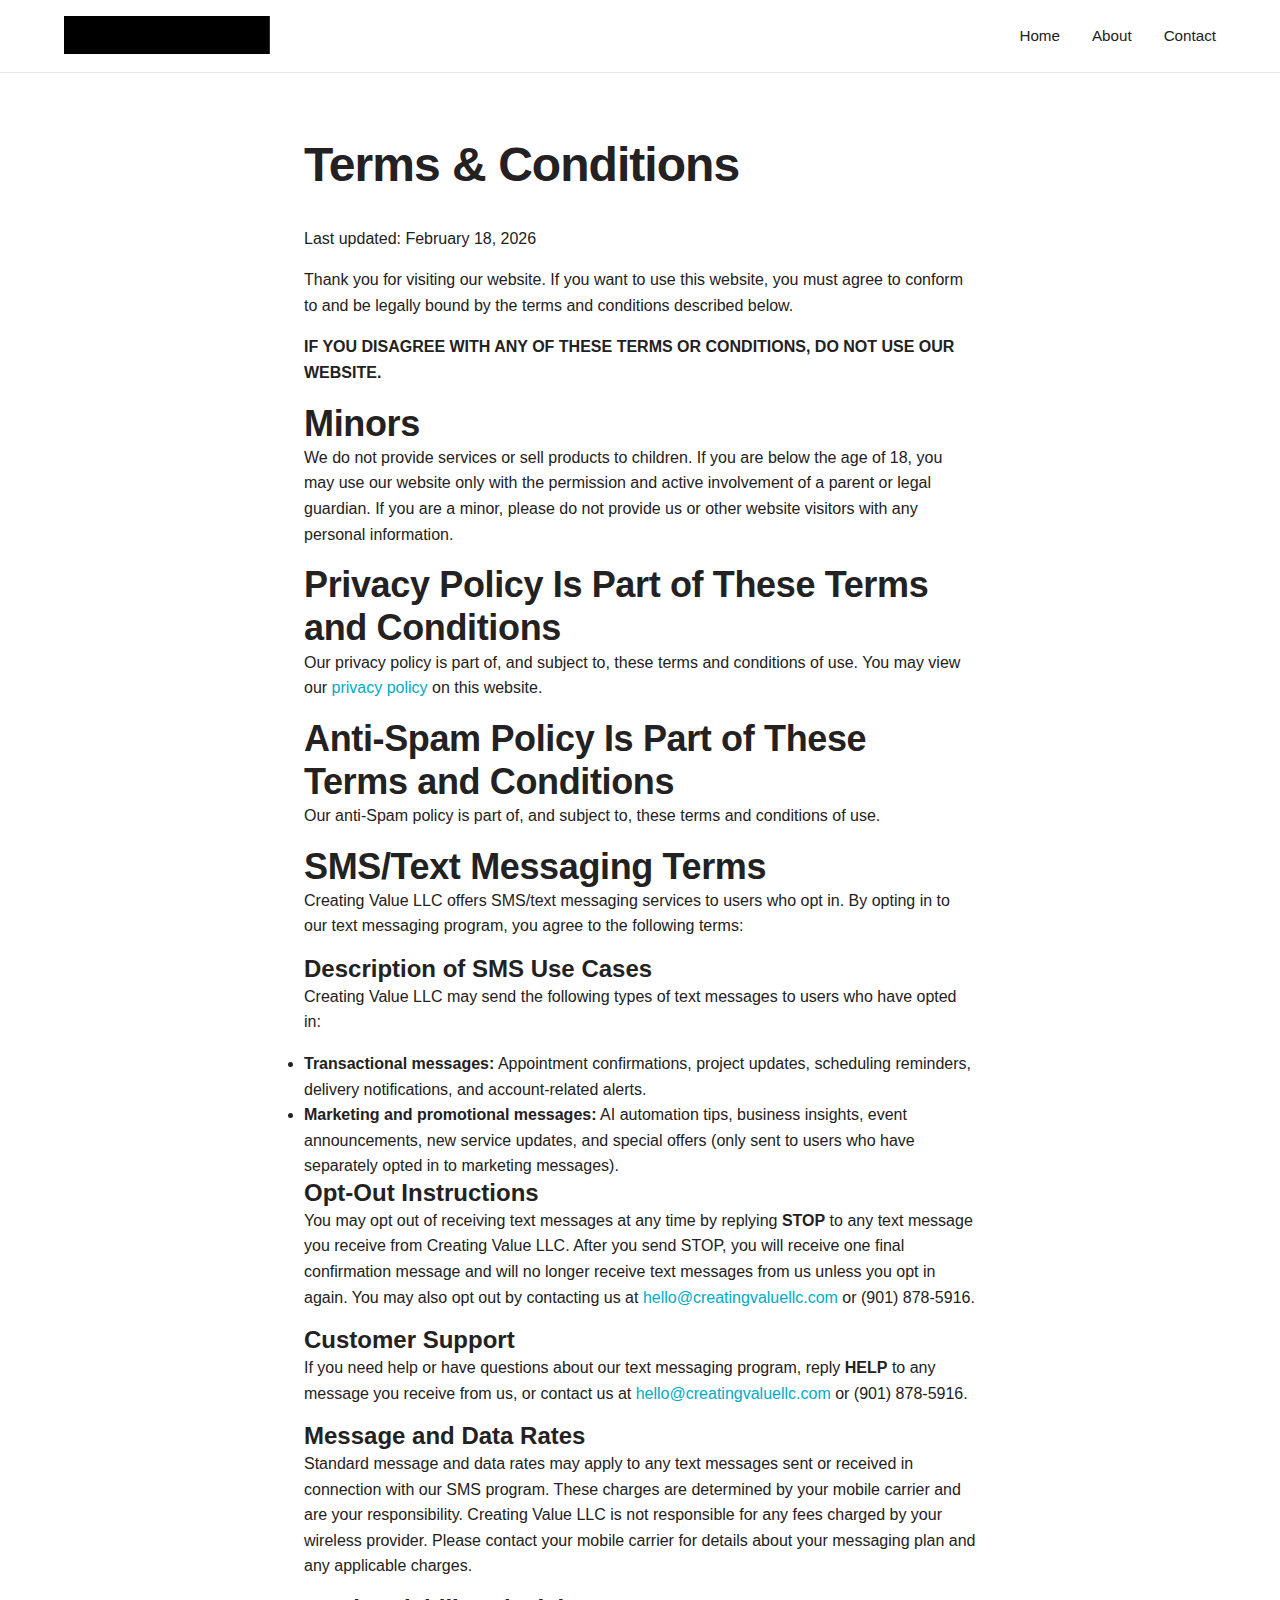
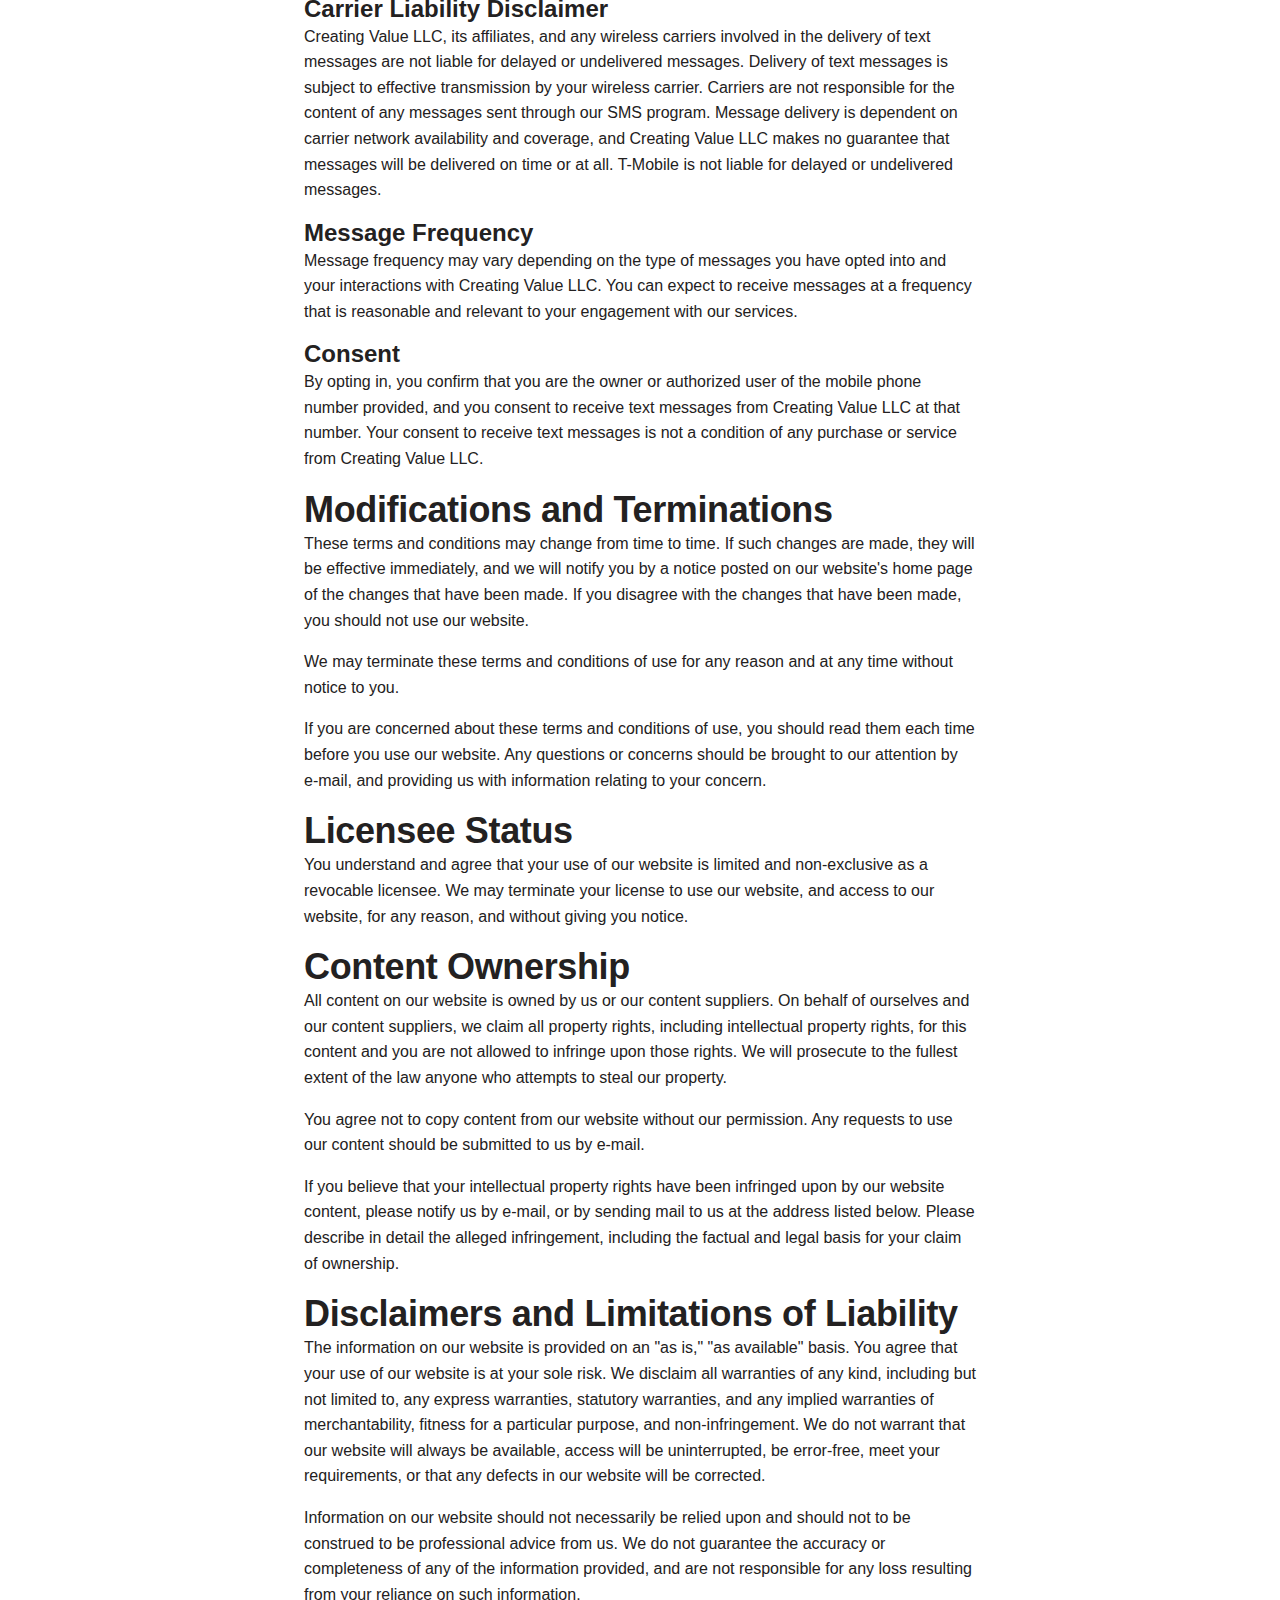
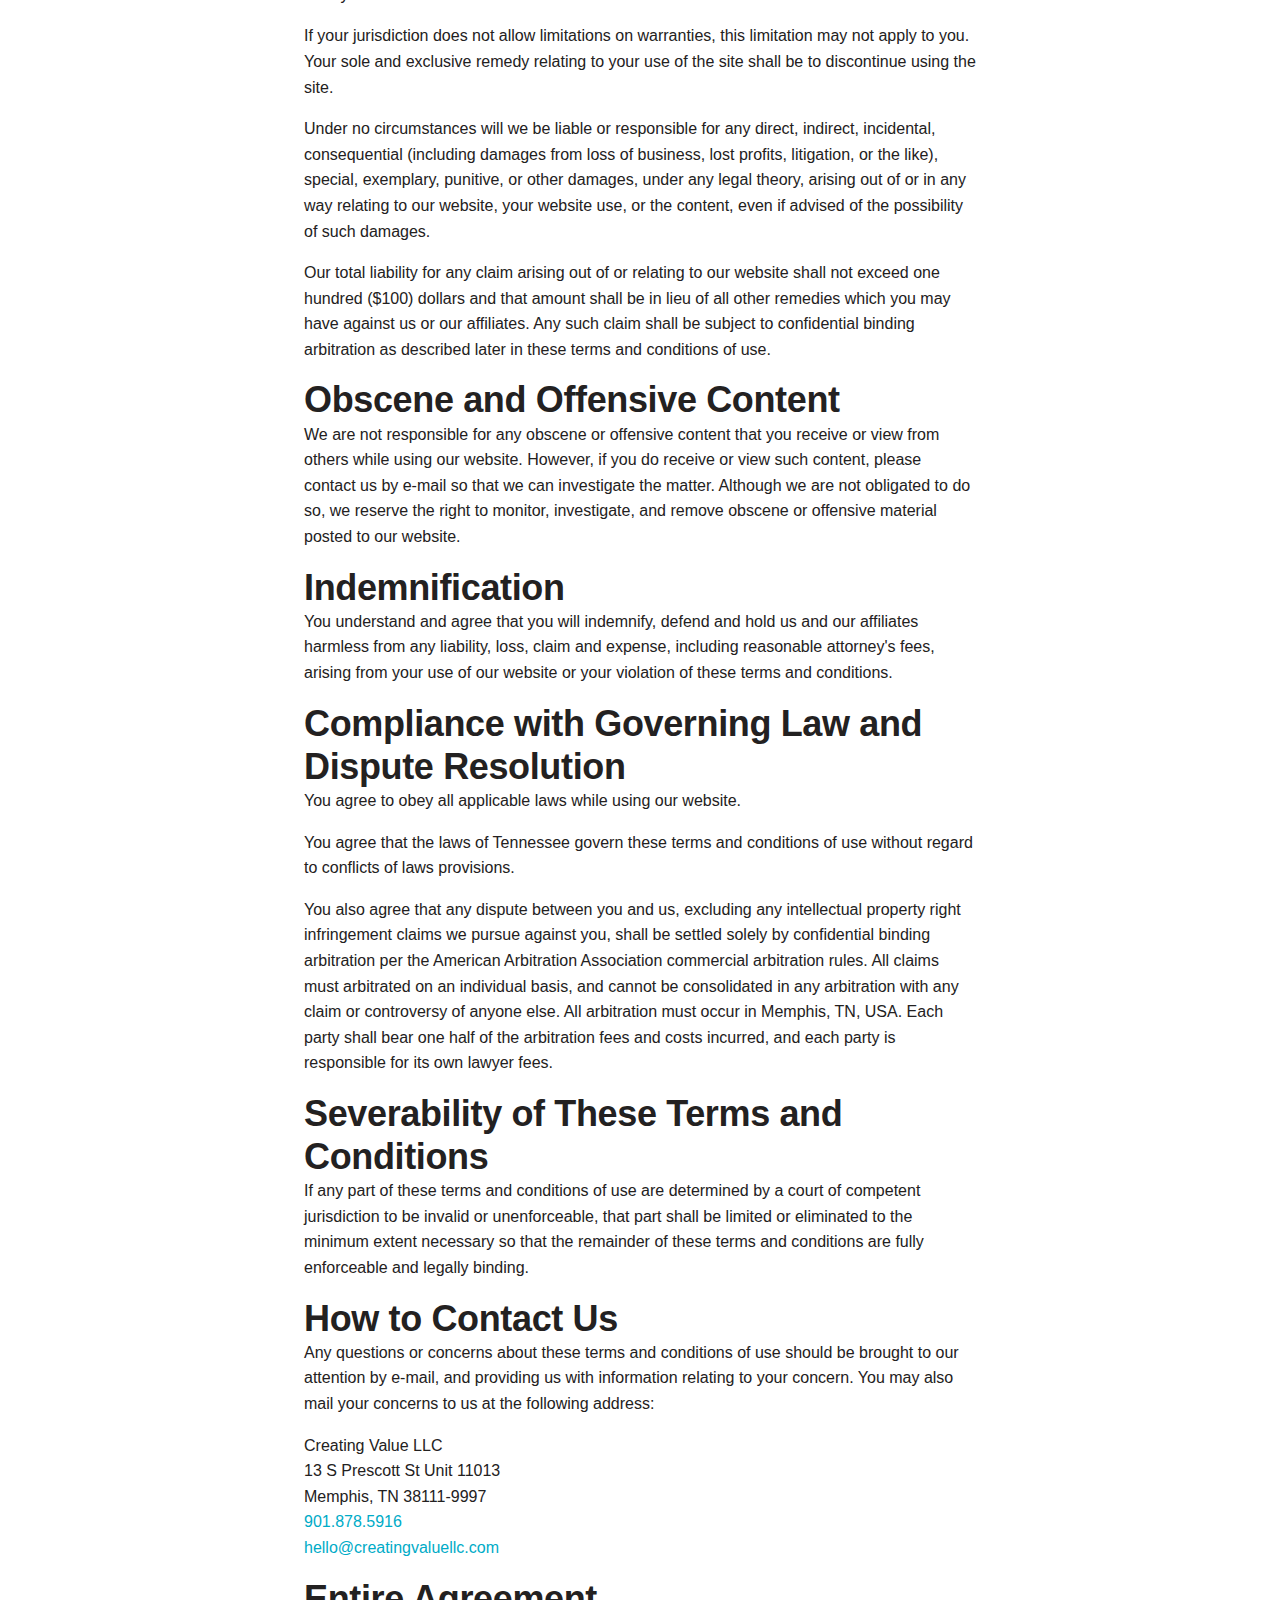
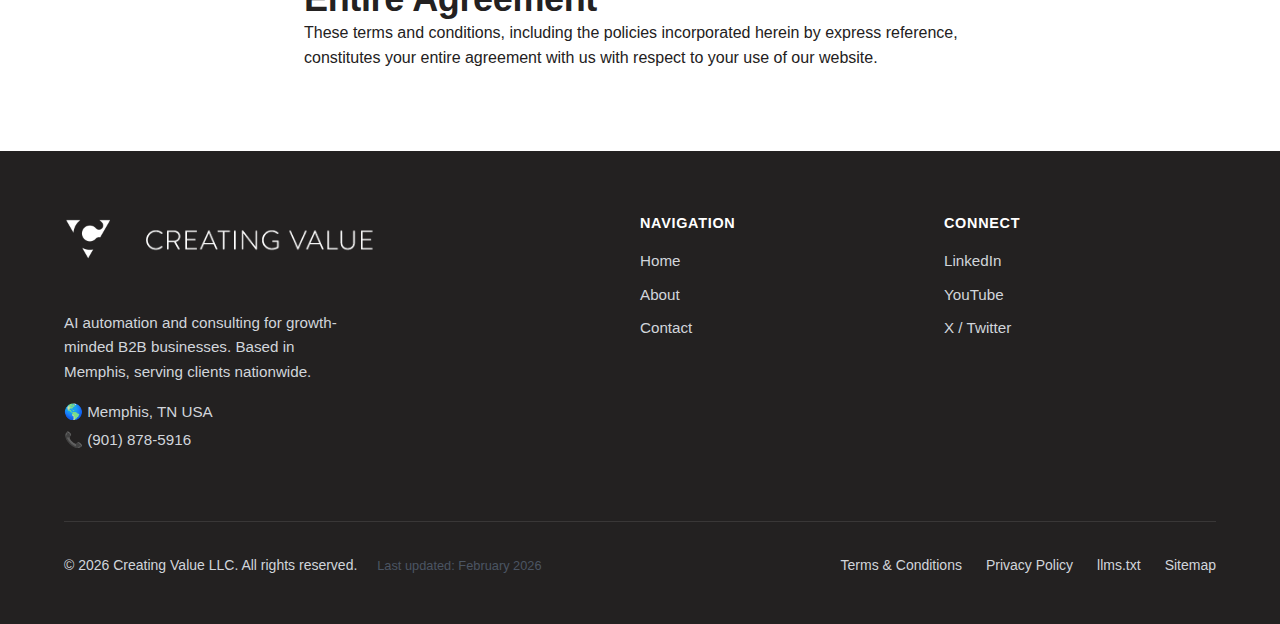
<file: terms.html>
<!DOCTYPE html>
<html lang="en">
<head>
    <meta charset="UTF-8">
    <meta name="viewport" content="width=device-width, initial-scale=1.0">
    <link rel="canonical" href="https://www.creatingvaluellc.com/terms">
    <title>Terms &amp; Conditions | Creating Value LLC</title>
    <meta name="description" content="Terms and Conditions for Creating Value LLC website and services.">
    
    <!-- Open Graph -->
    <meta property="og:title" content="Terms & Conditions | Creating Value LLC">
    <meta property="og:description" content="Terms and Conditions for Creating Value LLC.">
    <meta property="og:image" content="https://www.creatingvaluellc.com/images/og-image.png">
    <meta property="og:image:width" content="1200">
    <meta property="og:image:height" content="630">
    <meta property="og:url" content="https://www.creatingvaluellc.com/terms">
    <meta property="og:type" content="website">
    
    <!-- Twitter Card -->
    <meta name="twitter:card" content="summary_large_image">
    <meta name="twitter:site" content="@createvaluenow">
    
    <!-- Favicon -->
    <link rel="icon" type="image/png" href="/images/CVMARK_black.png">
    
    <!-- Stylesheet -->
    <link rel="stylesheet" href="/styles.css">
    
    <!-- Schema.org JSON-LD -->
    <script type="application/ld+json">
    {
        "@context": "https://schema.org",
        "@type": "BreadcrumbList",
        "itemListElement": [
            {
                "@type": "ListItem",
                "position": 1,
                "name": "Home",
                "item": "https://www.creatingvaluellc.com"
            },
            {
                "@type": "ListItem",
                "position": 2,
                "name": "Terms & Conditions",
                "item": "https://www.creatingvaluellc.com/terms"
            }
        ]
    }
    </script>
</head>
<body>
    <!-- Header -->
    <header class="header" id="header">
        <div class="container">
            <div class="header__inner">
                <a href="/" class="header__logo">
                    <img src="/images/CV_logotype_black.png" alt="Creating Value LLC">
                </a>
                
                <nav class="nav">
                    <ul class="nav__list">
                        <li><a href="/" class="nav__link">Home</a></li>
                        <li><a href="/about" class="nav__link">About</a></li>
                        <li><a href="/contact" class="nav__link">Contact</a></li>
                    </ul>
                </nav>
                
                <button class="menu-toggle" id="menu-toggle" aria-label="Toggle menu">
                    <span></span>
                    <span></span>
                    <span></span>
                </button>
            </div>
        </div>
    </header>
    
    <!-- Mobile Navigation -->
    <nav class="mobile-nav" id="mobile-nav">
        <ul class="mobile-nav__list">
            <li><a href="/" class="mobile-nav__link">Home</a></li>
            <li><a href="/about" class="mobile-nav__link">About</a></li>
            <li><a href="/contact" class="mobile-nav__link">Contact</a></li>
        </ul>
    </nav>

    <!-- Terms Content -->
    <section class="section legal-page">
        <div class="container container--narrow">
            <h1>Terms &amp; Conditions</h1>
            <p class="legal-updated">Last updated: February 18, 2026</p>

            <p>Thank you for visiting our website. If you want to use this website, you must agree to conform to and be legally bound by the terms and conditions described below.</p>
            <p><strong>IF YOU DISAGREE WITH ANY OF THESE TERMS OR CONDITIONS, DO NOT USE OUR WEBSITE.</strong></p>

            <h2>Minors</h2>
            <p>We do not provide services or sell products to children. If you are below the age of 18, you may use our website only with the permission and active involvement of a parent or legal guardian. If you are a minor, please do not provide us or other website visitors with any personal information.</p>

            <h2>Privacy Policy Is Part of These Terms and Conditions</h2>
            <p>Our privacy policy is part of, and subject to, these terms and conditions of use. You may view our <a href="/privacy">privacy policy</a> on this website.</p>

            <h2>Anti-Spam Policy Is Part of These Terms and Conditions</h2>
            <p>Our anti-Spam policy is part of, and subject to, these terms and conditions of use.</p>

            <h2>SMS/Text Messaging Terms</h2>
            <p>Creating Value LLC offers SMS/text messaging services to users who opt in. By opting in to our text messaging program, you agree to the following terms:</p>

            <h3>Description of SMS Use Cases</h3>
            <p>Creating Value LLC may send the following types of text messages to users who have opted in:</p>
            <ul>
                <li><strong>Transactional messages:</strong> Appointment confirmations, project updates, scheduling reminders, delivery notifications, and account-related alerts.</li>
                <li><strong>Marketing and promotional messages:</strong> AI automation tips, business insights, event announcements, new service updates, and special offers (only sent to users who have separately opted in to marketing messages).</li>
            </ul>

            <h3>Opt-Out Instructions</h3>
            <p>You may opt out of receiving text messages at any time by replying <strong>STOP</strong> to any text message you receive from Creating Value LLC. After you send STOP, you will receive one final confirmation message and will no longer receive text messages from us unless you opt in again. You may also opt out by contacting us at <a href="mailto:hello@creatingvaluellc.com">hello@creatingvaluellc.com</a> or (901) 878-5916.</p>

            <h3>Customer Support</h3>
            <p>If you need help or have questions about our text messaging program, reply <strong>HELP</strong> to any message you receive from us, or contact us at <a href="mailto:hello@creatingvaluellc.com">hello@creatingvaluellc.com</a> or (901) 878-5916.</p>

            <h3>Message and Data Rates</h3>
            <p>Standard message and data rates may apply to any text messages sent or received in connection with our SMS program. These charges are determined by your mobile carrier and are your responsibility. Creating Value LLC is not responsible for any fees charged by your wireless provider. Please contact your mobile carrier for details about your messaging plan and any applicable charges.</p>

            <h3>Carrier Liability Disclaimer</h3>
            <p>Creating Value LLC, its affiliates, and any wireless carriers involved in the delivery of text messages are not liable for delayed or undelivered messages. Delivery of text messages is subject to effective transmission by your wireless carrier. Carriers are not responsible for the content of any messages sent through our SMS program. Message delivery is dependent on carrier network availability and coverage, and Creating Value LLC makes no guarantee that messages will be delivered on time or at all. T-Mobile is not liable for delayed or undelivered messages.</p>

            <h3>Message Frequency</h3>
            <p>Message frequency may vary depending on the type of messages you have opted into and your interactions with Creating Value LLC. You can expect to receive messages at a frequency that is reasonable and relevant to your engagement with our services.</p>

            <h3>Consent</h3>
            <p>By opting in, you confirm that you are the owner or authorized user of the mobile phone number provided, and you consent to receive text messages from Creating Value LLC at that number. Your consent to receive text messages is not a condition of any purchase or service from Creating Value LLC.</p>

            <h2>Modifications and Terminations</h2>
            <p>These terms and conditions may change from time to time. If such changes are made, they will be effective immediately, and we will notify you by a notice posted on our website's home page of the changes that have been made. If you disagree with the changes that have been made, you should not use our website.</p>
            <p>We may terminate these terms and conditions of use for any reason and at any time without notice to you.</p>
            <p>If you are concerned about these terms and conditions of use, you should read them each time before you use our website. Any questions or concerns should be brought to our attention by e-mail, and providing us with information relating to your concern.</p>

            <h2>Licensee Status</h2>
            <p>You understand and agree that your use of our website is limited and non-exclusive as a revocable licensee. We may terminate your license to use our website, and access to our website, for any reason, and without giving you notice.</p>

            <h2>Content Ownership</h2>
            <p>All content on our website is owned by us or our content suppliers. On behalf of ourselves and our content suppliers, we claim all property rights, including intellectual property rights, for this content and you are not allowed to infringe upon those rights. We will prosecute to the fullest extent of the law anyone who attempts to steal our property.</p>
            <p>You agree not to copy content from our website without our permission. Any requests to use our content should be submitted to us by e-mail.</p>
            <p>If you believe that your intellectual property rights have been infringed upon by our website content, please notify us by e-mail, or by sending mail to us at the address listed below. Please describe in detail the alleged infringement, including the factual and legal basis for your claim of ownership.</p>

            <h2>Disclaimers and Limitations of Liability</h2>
            <p>The information on our website is provided on an "as is," "as available" basis. You agree that your use of our website is at your sole risk. We disclaim all warranties of any kind, including but not limited to, any express warranties, statutory warranties, and any implied warranties of merchantability, fitness for a particular purpose, and non-infringement. We do not warrant that our website will always be available, access will be uninterrupted, be error-free, meet your requirements, or that any defects in our website will be corrected.</p>
            <p>Information on our website should not necessarily be relied upon and should not to be construed to be professional advice from us. We do not guarantee the accuracy or completeness of any of the information provided, and are not responsible for any loss resulting from your reliance on such information.</p>
            <p>If your jurisdiction does not allow limitations on warranties, this limitation may not apply to you. Your sole and exclusive remedy relating to your use of the site shall be to discontinue using the site.</p>
            <p>Under no circumstances will we be liable or responsible for any direct, indirect, incidental, consequential (including damages from loss of business, lost profits, litigation, or the like), special, exemplary, punitive, or other damages, under any legal theory, arising out of or in any way relating to our website, your website use, or the content, even if advised of the possibility of such damages.</p>
            <p>Our total liability for any claim arising out of or relating to our website shall not exceed one hundred ($100) dollars and that amount shall be in lieu of all other remedies which you may have against us or our affiliates. Any such claim shall be subject to confidential binding arbitration as described later in these terms and conditions of use.</p>

            <h2>Obscene and Offensive Content</h2>
            <p>We are not responsible for any obscene or offensive content that you receive or view from others while using our website. However, if you do receive or view such content, please contact us by e-mail so that we can investigate the matter. Although we are not obligated to do so, we reserve the right to monitor, investigate, and remove obscene or offensive material posted to our website.</p>

            <h2>Indemnification</h2>
            <p>You understand and agree that you will indemnify, defend and hold us and our affiliates harmless from any liability, loss, claim and expense, including reasonable attorney's fees, arising from your use of our website or your violation of these terms and conditions.</p>

            <h2>Compliance with Governing Law and Dispute Resolution</h2>
            <p>You agree to obey all applicable laws while using our website.</p>
            <p>You agree that the laws of Tennessee govern these terms and conditions of use without regard to conflicts of laws provisions.</p>
            <p>You also agree that any dispute between you and us, excluding any intellectual property right infringement claims we pursue against you, shall be settled solely by confidential binding arbitration per the American Arbitration Association commercial arbitration rules. All claims must arbitrated on an individual basis, and cannot be consolidated in any arbitration with any claim or controversy of anyone else. All arbitration must occur in Memphis, TN, USA. Each party shall bear one half of the arbitration fees and costs incurred, and each party is responsible for its own lawyer fees.</p>

            <h2>Severability of These Terms and Conditions</h2>
            <p>If any part of these terms and conditions of use are determined by a court of competent jurisdiction to be invalid or unenforceable, that part shall be limited or eliminated to the minimum extent necessary so that the remainder of these terms and conditions are fully enforceable and legally binding.</p>

            <h2>How to Contact Us</h2>
            <p>Any questions or concerns about these terms and conditions of use should be brought to our attention by e-mail, and providing us with information relating to your concern. You may also mail your concerns to us at the following address:</p>
            <p>
                Creating Value LLC<br>
                13 S Prescott St Unit 11013<br>
                Memphis, TN 38111-9997<br>
                <a href="tel:+19018785916">901.878.5916</a><br>
                <a href="mailto:hello@creatingvaluellc.com">hello@creatingvaluellc.com</a>
            </p>

            <h2>Entire Agreement</h2>
            <p>These terms and conditions, including the policies incorporated herein by express reference, constitutes your entire agreement with us with respect to your use of our website.</p>
        </div>
    </section>

    <!-- Footer -->
    <footer class="footer">
        <div class="container">
            <div class="footer__grid">
                <div class="footer__brand">
                    <div class="footer__logo-group">
                        <img src="/images/CVMARK_white.png" alt="" class="footer__mark">
                        <img src="/images/CV_logotype_white.png" alt="Creating Value" class="footer__logotype">
                    </div>
                    <p>AI automation and consulting for growth-minded B2B businesses. Based in Memphis, serving clients nationwide.</p>
                    <p class="footer__contact">🌎 Memphis, TN USA</p>
                    <p class="footer__contact">📞 <a href="tel:+19018785916">(901) 878-5916</a></p>
                </div>
                
                <div class="footer__nav">
                    <h4>Navigation</h4>
                    <ul>
                        <li><a href="/">Home</a></li>
                        <li><a href="/about">About</a></li>
                        <li><a href="/contact">Contact</a></li>
                    </ul>
                </div>
                
                <div class="footer__nav">
                    <h4>Connect</h4>
                    <ul>
                        <li><a href="https://www.linkedin.com/in/scottfinney/" target="_blank" rel="noopener">LinkedIn</a></li>
                        <li><a href="https://www.youtube.com/@CreatingValueLLCMemphis" target="_blank" rel="noopener">YouTube</a></li>
                        <li><a href="https://x.com/createvaluenow" target="_blank" rel="noopener">X / Twitter</a></li>
                    </ul>
                </div>
            </div>
            
            <div class="footer__bottom">
                <p>&copy; 2026 Creating Value LLC. All rights reserved. <span class="footer__updated">Last updated: February 2026</span></p>
                <div class="footer__legal">
                    <a href="/terms">Terms & Conditions</a>
                    <a href="/privacy">Privacy Policy</a>
                    <a href="/llms.txt">llms.txt</a>
                    <a href="/sitemap.xml">Sitemap</a>
                </div>
            </div>
        </div>
    </footer>

    <!-- Mobile Menu Script -->
    <script>
        const menuToggle = document.getElementById('menu-toggle');
        const mobileNav = document.getElementById('mobile-nav');
        
        menuToggle.addEventListener('click', function() {
            this.classList.toggle('active');
            mobileNav.classList.toggle('active');
            document.body.style.overflow = mobileNav.classList.contains('active') ? 'hidden' : '';
        });
        
        const header = document.getElementById('header');
        window.addEventListener('scroll', function() {
            if (window.scrollY > 50) {
                header.classList.add('header--scrolled');
            } else {
                header.classList.remove('header--scrolled');
            }
        });
    </script>

    <!-- Google Analytics GA4 (zero perf impact) -->
    <script>
        function _ga4(){
            var m='G-9Y9MRT5LPJ',c=localStorage.getItem('_ga_cid');
            if(!c){c=Math.random().toString(36).substr(2)+Date.now().toString(36);localStorage.setItem('_ga_cid',c);}
            navigator.sendBeacon('https://www.google-analytics.com/g/collect?v=2&tid='+m+'&cid='+c+'&sid='+Date.now()+'&dl='+encodeURIComponent(location.href)+'&dt='+encodeURIComponent(document.title)+'&dr='+encodeURIComponent(document.referrer)+'&en=page_view');
        }
        if('requestIdleCallback' in window){requestIdleCallback(function(){setTimeout(_ga4,3000)});}
        else{window.addEventListener('load',function(){setTimeout(_ga4,5000)});}
    </script>

    <!-- Clicky Analytics (deferred) -->
    <script>
        window.addEventListener('load', function() {
            var s = document.createElement('script');
            s.src = '//static.getclicky.com/101462603.js';
            s.async = true;
            document.body.appendChild(s);
        });
    </script>
    <noscript><p><img alt="Clicky" width="1" height="1" src="//in.getclicky.com/101462603ns.gif" /></p></noscript>
</body>
</html>
</file>
<file: styles.css>
/* Creating Value LLC - Main Stylesheet */
/* Performance-first: System fonts, no external dependencies */

:root {
    /* Brand Colors */
    --teal: #00ABC7;
    --teal-dark: #008fa8;
    --navy: #2B3284;
    --black: #232121;
    --white: #ffffff;
    --gray-50: #f9fafb;
    --gray-100: #f3f4f6;
    --gray-200: #e5e7eb;
    --gray-300: #d1d5db;
    --gray-600: #4b5563;
    --gray-700: #374151;
    
    /* Typography - System Font Stack */
    --font-sans: -apple-system, BlinkMacSystemFont, 'Segoe UI', Roboto, Oxygen, Ubuntu, Cantarell, sans-serif;
    
    /* Spacing */
    --space-xs: 0.5rem;
    --space-sm: 1rem;
    --space-md: 1.5rem;
    --space-lg: 2rem;
    --space-xl: 3rem;
    --space-2xl: 4rem;
    --space-3xl: 6rem;
    
    /* Layout */
    --max-width: 1200px;
    --content-width: 720px;
}

/* Reset */
*, *::before, *::after {
    box-sizing: border-box;
    margin: 0;
    padding: 0;
}

html {
    scroll-behavior: smooth;
}

body {
    font-family: var(--font-sans);
    font-size: 1rem;
    line-height: 1.6;
    color: var(--black);
    background: var(--white);
    -webkit-font-smoothing: antialiased;
    -moz-osx-font-smoothing: grayscale;
}

/* Typography */
h1, h2, h3, h4 {
    line-height: 1.2;
    font-weight: 600;
    color: var(--black);
}

h1 {
    font-size: clamp(2rem, 5vw, 3rem);
    letter-spacing: -0.02em;
}

h2 {
    font-size: clamp(1.5rem, 4vw, 2.25rem);
    letter-spacing: -0.01em;
}

h3 {
    font-size: clamp(1.25rem, 3vw, 1.5rem);
}

p {
    margin-bottom: 1rem;
}

a {
    color: var(--teal);
    text-decoration: none;
    transition: color 0.2s ease;
}

a:hover {
    color: var(--teal-dark);
}

/* Layout Utilities */
.container {
    width: 100%;
    max-width: var(--max-width);
    margin: 0 auto;
    padding: 0 var(--space-md);
}

.container--narrow {
    max-width: var(--content-width);
}

/* Header */
.header {
    position: fixed;
    top: 0;
    left: 0;
    right: 0;
    z-index: 100;
    background: var(--white);
    border-bottom: 1px solid var(--gray-200);
    transition: box-shadow 0.3s ease;
}

.header--scrolled {
    box-shadow: 0 2px 10px rgba(0,0,0,0.08);
}

.header__inner {
    display: flex;
    align-items: center;
    justify-content: space-between;
    height: 72px;
}

.header__logo {
    display: flex;
    align-items: center;
}

.header__logo img {
    height: 40px;
    width: auto;
}

.nav {
    display: none;
}

.nav__list {
    display: flex;
    list-style: none;
    gap: var(--space-lg);
}

.nav__link {
    color: var(--black);
    font-weight: 500;
    font-size: 0.95rem;
    padding: var(--space-xs) 0;
    position: relative;
}

.nav__link::after {
    content: '';
    position: absolute;
    bottom: 0;
    left: 0;
    width: 0;
    height: 2px;
    background: var(--teal);
    transition: width 0.2s ease;
}

.nav__link:hover::after,
.nav__link--active::after {
    width: 100%;
}

.nav__link:hover {
    color: var(--teal);
}

/* Mobile Menu */
.menu-toggle {
    display: flex;
    flex-direction: column;
    justify-content: center;
    gap: 5px;
    width: 28px;
    height: 28px;
    background: none;
    border: none;
    cursor: pointer;
    padding: 0;
}

.menu-toggle span {
    display: block;
    width: 100%;
    height: 2px;
    background: var(--black);
    transition: transform 0.3s ease, opacity 0.3s ease;
}

.menu-toggle.active span:nth-child(1) {
    transform: rotate(45deg) translate(5px, 5px);
}

.menu-toggle.active span:nth-child(2) {
    opacity: 0;
}

.menu-toggle.active span:nth-child(3) {
    transform: rotate(-45deg) translate(5px, -5px);
}

.mobile-nav {
    display: none;
    position: fixed;
    top: 72px;
    left: 0;
    right: 0;
    bottom: 0;
    background: var(--white);
    padding: var(--space-lg);
    z-index: 99;
}

.mobile-nav.active {
    display: block;
}

.mobile-nav__list {
    list-style: none;
}

.mobile-nav__link {
    display: block;
    padding: var(--space-md) 0;
    font-size: 1.25rem;
    font-weight: 500;
    color: var(--black);
    border-bottom: 1px solid var(--gray-200);
}

/* Hero Section */
.hero {
    padding: calc(72px + var(--space-3xl)) 0 var(--space-3xl);
    background: linear-gradient(180deg, var(--gray-50) 0%, var(--white) 100%);
}

.hero__content {
    max-width: 800px;
}

.hero__eyebrow {
    display: inline-block;
    font-size: 0.875rem;
    font-weight: 600;
    color: var(--teal);
    text-transform: uppercase;
    letter-spacing: 0.1em;
    margin-bottom: var(--space-sm);
}

.hero__title {
    margin-bottom: var(--space-md);
}

.hero__subtitle {
    font-size: clamp(1.125rem, 2.5vw, 1.25rem);
    color: var(--gray-700);
    max-width: 640px;
    margin-bottom: var(--space-lg);
}

/* Buttons */
.btn {
    display: inline-flex;
    align-items: center;
    justify-content: center;
    padding: 0.875rem 1.75rem;
    font-size: 1rem;
    font-weight: 600;
    font-family: inherit;
    border-radius: 6px;
    cursor: pointer;
    transition: all 0.2s ease;
    text-decoration: none;
    border: none;
}

.btn--primary {
    background: var(--teal);
    color: var(--white);
}

.btn--primary:hover {
    background: var(--teal-dark);
    color: var(--white);
}

.btn--secondary {
    background: transparent;
    color: var(--teal);
    border: 2px solid var(--teal);
}

.btn--secondary:hover {
    background: var(--teal);
    color: var(--white);
}

.btn--large {
    padding: 1rem 2rem;
    font-size: 1.125rem;
}

/* Sections */
.section {
    padding: var(--space-3xl) 0;
}

.section--gray {
    background: var(--gray-50);
}

.section--dark {
    background: var(--black);
    color: var(--white);
}

.section--dark h2,
.section--dark h3 {
    color: var(--white);
}

.section--dark p {
    color: var(--gray-300);
}

.section__header {
    text-align: center;
    max-width: 640px;
    margin: 0 auto var(--space-2xl);
}

.section__header h2 {
    margin-bottom: var(--space-sm);
}

.section__header p {
    color: var(--gray-600);
    font-size: 1.125rem;
}

/* Cards */
.cards {
    display: grid;
    gap: var(--space-lg);
}

.card {
    background: var(--white);
    border-radius: 12px;
    padding: var(--space-lg);
    border: 1px solid var(--gray-200);
    transition: box-shadow 0.3s ease, transform 0.3s ease;
}

.card:hover {
    box-shadow: 0 10px 40px rgba(0,0,0,0.08);
    transform: translateY(-2px);
}

.card__icon {
    width: 48px;
    height: 48px;
    background: linear-gradient(135deg, var(--teal) 0%, var(--navy) 100%);
    border-radius: 10px;
    display: flex;
    align-items: center;
    justify-content: center;
    margin-bottom: var(--space-md);
    color: var(--white);
    font-size: 1.5rem;
}

.card__title {
    margin-bottom: var(--space-sm);
}

.card__text {
    color: var(--gray-600);
    margin-bottom: 0;
}

/* Feature List */
.features {
    display: grid;
    gap: var(--space-md);
    margin-top: var(--space-lg);
}

.feature {
    display: flex;
    gap: var(--space-sm);
    align-items: flex-start;
}

.feature__icon {
    flex-shrink: 0;
    width: 24px;
    height: 24px;
    background: var(--teal);
    border-radius: 50%;
    display: flex;
    align-items: center;
    justify-content: center;
    color: var(--white);
    font-size: 0.75rem;
    margin-top: 2px;
}

.feature__text {
    margin: 0;
}

.feature__text strong {
    color: var(--black);
}

/* CTA Section */
.cta {
    text-align: center;
    padding: var(--space-3xl) 0;
    background: linear-gradient(135deg, var(--navy) 0%, var(--black) 100%);
    color: var(--white);
}

.cta h2 {
    color: var(--white);
    margin-bottom: var(--space-sm);
}

.cta p {
    color: var(--gray-300);
    font-size: 1.125rem;
    max-width: 480px;
    margin: 0 auto var(--space-lg);
}

/* About Page */
.about-hero {
    padding: calc(72px + var(--space-2xl)) 0 var(--space-2xl);
    background: var(--gray-50);
}

.about-hero__grid {
    display: grid;
    gap: var(--space-2xl);
    align-items: center;
}

.about-hero__image {
    width: 100%;
    max-width: 320px;
    aspect-ratio: 1;
    border-radius: 12px;
    object-fit: cover;
    box-shadow: 0 20px 60px rgba(0,0,0,0.15);
}

.about-hero__title {
    margin-bottom: var(--space-md);
}

.about-hero__text {
    font-size: 1.125rem;
    color: var(--gray-700);
}

.about-section {
    padding: var(--space-2xl) 0;
    border-bottom: 1px solid var(--gray-200);
}

.about-section:last-of-type {
    border-bottom: none;
}

.about-section h2 {
    margin-bottom: var(--space-md);
    font-size: 1.5rem;
}

.about-section p {
    color: var(--gray-700);
    max-width: 640px;
}

/* Credentials */
.credentials {
    display: flex;
    flex-wrap: wrap;
    gap: var(--space-lg);
    margin-top: var(--space-lg);
}

.credential {
    display: flex;
    align-items: center;
    gap: var(--space-sm);
    color: var(--gray-600);
    font-size: 0.95rem;
}

.credential__icon {
    color: var(--teal);
}

/* Contact Page */
.contact-hero {
    padding: calc(72px + var(--space-2xl)) 0 var(--space-lg);
    background: var(--gray-50);
}

.contact-hero h1 {
    margin-bottom: var(--space-sm);
}

.contact-hero p {
    font-size: 1.125rem;
    color: var(--gray-700);
    max-width: 540px;
}

.contact-grid {
    display: grid;
    gap: var(--space-2xl);
    padding: var(--space-2xl) 0;
}

.contact-form-section h2,
.contact-calendar-section h2 {
    margin-bottom: var(--space-md);
    font-size: 1.5rem;
}

/* Forms */
.form {
    display: grid;
    gap: var(--space-md);
}

.form-row {
    display: grid;
    gap: var(--space-md);
}

.form-group {
    display: flex;
    flex-direction: column;
    gap: var(--space-xs);
}

.form-group label {
    font-weight: 500;
    font-size: 0.95rem;
    color: var(--black);
}

.form-group label .required {
    color: #e53935;
}

.form-group input,
.form-group textarea,
.form-group select {
    padding: 0.875rem 1rem;
    border: 1px solid var(--gray-300);
    border-radius: 6px;
    font-size: 1rem;
    font-family: inherit;
    transition: border-color 0.2s ease, box-shadow 0.2s ease;
    background: var(--white);
}

.form-group input:focus,
.form-group textarea:focus,
.form-group select:focus {
    outline: none;
    border-color: var(--teal);
    box-shadow: 0 0 0 3px rgba(0, 171, 199, 0.15);
}

.form-group textarea {
    min-height: 120px;
    resize: vertical;
}

.checkbox-group {
    display: flex;
    flex-wrap: wrap;
    gap: var(--space-sm);
}

.checkbox-label {
    display: flex;
    align-items: center;
    gap: 0.5rem;
    cursor: pointer;
    font-weight: normal;
    font-size: 0.95rem;
}

.checkbox-label input[type="checkbox"] {
    width: 18px;
    height: 18px;
    accent-color: var(--teal);
    cursor: pointer;
}

.form-error {
    background: #ffebee;
    color: #c62828;
    padding: var(--space-sm);
    border-radius: 6px;
    font-size: 0.95rem;
}

.form-success {
    background: #e8f5e9;
    color: #2e7d32;
    padding: var(--space-lg);
    border-radius: 8px;
    text-align: center;
}

.form-success h3 {
    color: #2e7d32;
    margin-bottom: var(--space-xs);
}

/* Newsletter Section */
.newsletter {
    background: var(--gray-50);
    padding: var(--space-2xl) 0;
    margin-top: var(--space-2xl);
    border-top: 1px solid var(--gray-200);
}

.newsletter h2 {
    font-size: 1.5rem;
    margin-bottom: var(--space-xs);
}

.newsletter p {
    color: var(--gray-600);
    margin-bottom: var(--space-md);
}

.newsletter-form {
    display: flex;
    gap: var(--space-sm);
    max-width: 480px;
}

.newsletter-form input {
    flex: 1;
    padding: 0.875rem 1rem;
    border: 1px solid var(--gray-300);
    border-radius: 6px;
    font-size: 1rem;
}

.newsletter-form input:focus {
    outline: none;
    border-color: var(--teal);
}

/* TidyCal Container */
.tidycal-container {
    background: var(--gray-50);
    border-radius: 8px;
    padding: var(--space-md);
    min-height: 400px;
}

/* Footer */
.footer {
    background: var(--black);
    color: var(--gray-300);
    padding: var(--space-2xl) 0 var(--space-lg);
}

.footer__grid {
    display: grid;
    gap: var(--space-lg);
    margin-bottom: var(--space-2xl);
}

.footer__brand img {
    height: 48px;
    margin-bottom: var(--space-md);
}

.footer__logo {
    height: 48px;
    width: auto;
}

.footer__logo-group {
    display: flex;
    align-items: center;
    gap: var(--space-sm);
    margin-bottom: var(--space-md);
}

.footer__mark {
    height: 52px;
    width: auto;
}

.footer__logotype {
    height: 28px;
    width: auto;
}

.footer__brand p {
    font-size: 0.95rem;
    max-width: 280px;
}

.footer__nav h4 {
    color: var(--white);
    font-size: 0.9rem;
    text-transform: uppercase;
    letter-spacing: 0.05em;
    margin-bottom: var(--space-sm);
}

.footer__nav ul {
    list-style: none;
}

.footer__nav li {
    margin-bottom: var(--space-xs);
}

.footer__nav a {
    color: var(--gray-300);
    font-size: 0.95rem;
}

.footer__nav a:hover {
    color: var(--teal);
}

.footer__social {
    display: flex;
    gap: var(--space-sm);
}

.footer__social a {
    display: flex;
    align-items: center;
    justify-content: center;
    width: 40px;
    height: 40px;
    background: rgba(255,255,255,0.1);
    border-radius: 8px;
    color: var(--white);
    transition: background 0.2s ease;
}

.footer__social a:hover {
    background: var(--teal);
}

.footer__bottom {
    border-top: 1px solid rgba(255,255,255,0.1);
    padding-top: var(--space-lg);
    display: flex;
    flex-wrap: wrap;
    justify-content: space-between;
    gap: var(--space-sm);
    font-size: 0.875rem;
}

.footer__legal {
    display: flex;
    gap: var(--space-md);
}

.footer__legal a {
    color: var(--gray-300);
}

.footer__updated {
    color: var(--gray-600);
    font-size: 0.8rem;
    margin-left: var(--space-sm);
}

.footer__contact {
    margin-bottom: 0.25rem;
    font-size: 0.95rem;
}

.footer__contact a {
    color: var(--gray-300);
}

.footer__contact a:hover {
    color: var(--teal);
}

/* Legal Pages */
.legal-page {
    padding: calc(72px + var(--space-2xl)) 0 var(--space-2xl);
}

.legal-page h1 {
    margin-bottom: var(--space-lg);
}

.legal-content {
    max-width: 720px;
}

.legal-content h2 {
    font-size: 1.25rem;
    margin-top: var(--space-lg);
    margin-bottom: var(--space-sm);
}

.legal-content p {
    color: var(--gray-700);
}

/* Responsive */
@media (min-width: 640px) {
    .form-row {
        grid-template-columns: 1fr 1fr;
    }
    
    .cards {
        grid-template-columns: repeat(2, 1fr);
    }
}

@media (min-width: 768px) {
    .nav {
        display: block;
    }
    
    .menu-toggle {
        display: none;
    }
    
    .about-hero__grid {
        grid-template-columns: 320px 1fr;
    }
    
    .contact-grid {
        grid-template-columns: 1fr 1fr;
    }
    
    .footer__grid {
        grid-template-columns: 2fr 1fr 1fr;
    }
}

@media (min-width: 1024px) {
    .cards {
        grid-template-columns: repeat(3, 1fr);
    }
    
    .hero__content {
        max-width: 700px;
    }
}

/* Animations */
@keyframes fadeInUp {
    from {
        opacity: 0;
        transform: translateY(20px);
    }
    to {
        opacity: 1;
        transform: translateY(0);
    }
}

.animate-in {
    animation: fadeInUp 0.6s ease forwards;
}

.animate-delay-1 { animation-delay: 0.1s; }
.animate-delay-2 { animation-delay: 0.2s; }
.animate-delay-3 { animation-delay: 0.3s; }

/* Utility Classes */
.text-center { text-align: center; }
.text-teal { color: var(--teal); }
.mt-lg { margin-top: var(--space-lg); }
.mb-lg { margin-bottom: var(--space-lg); }
</file>
